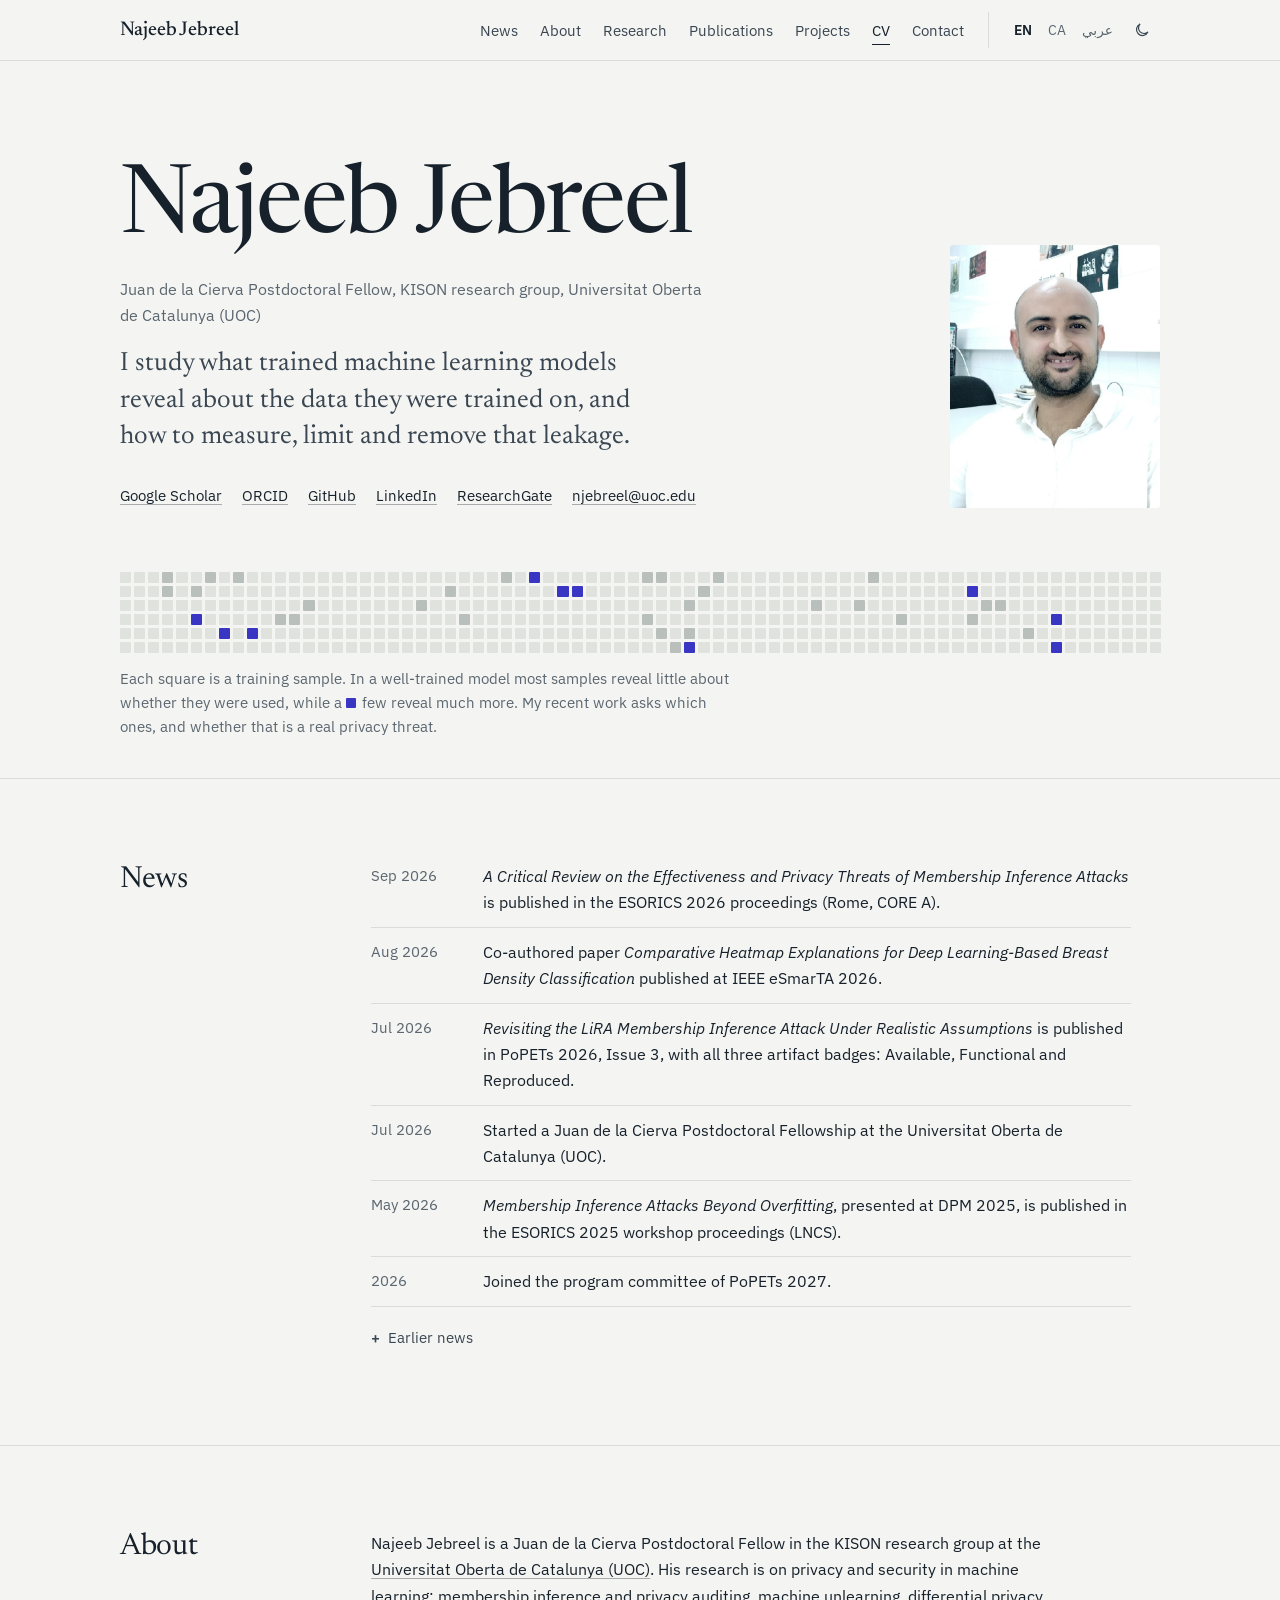
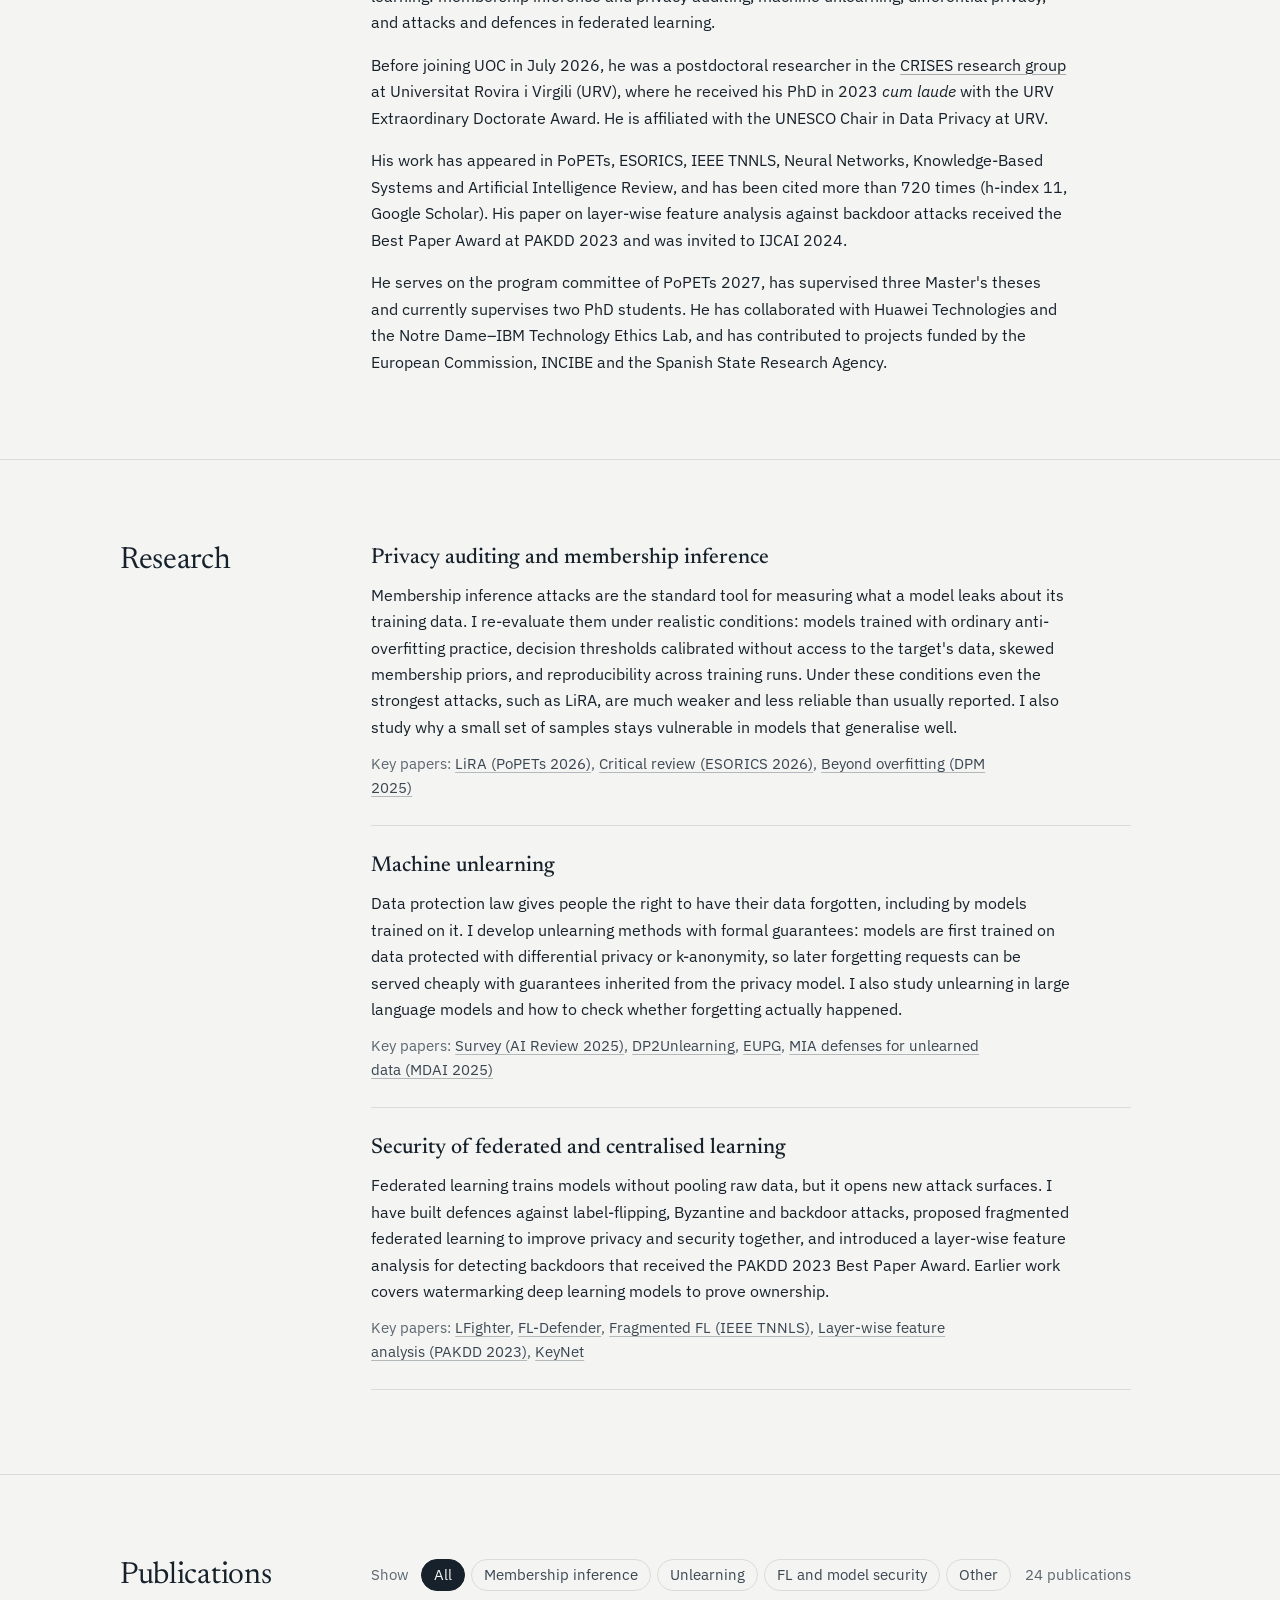
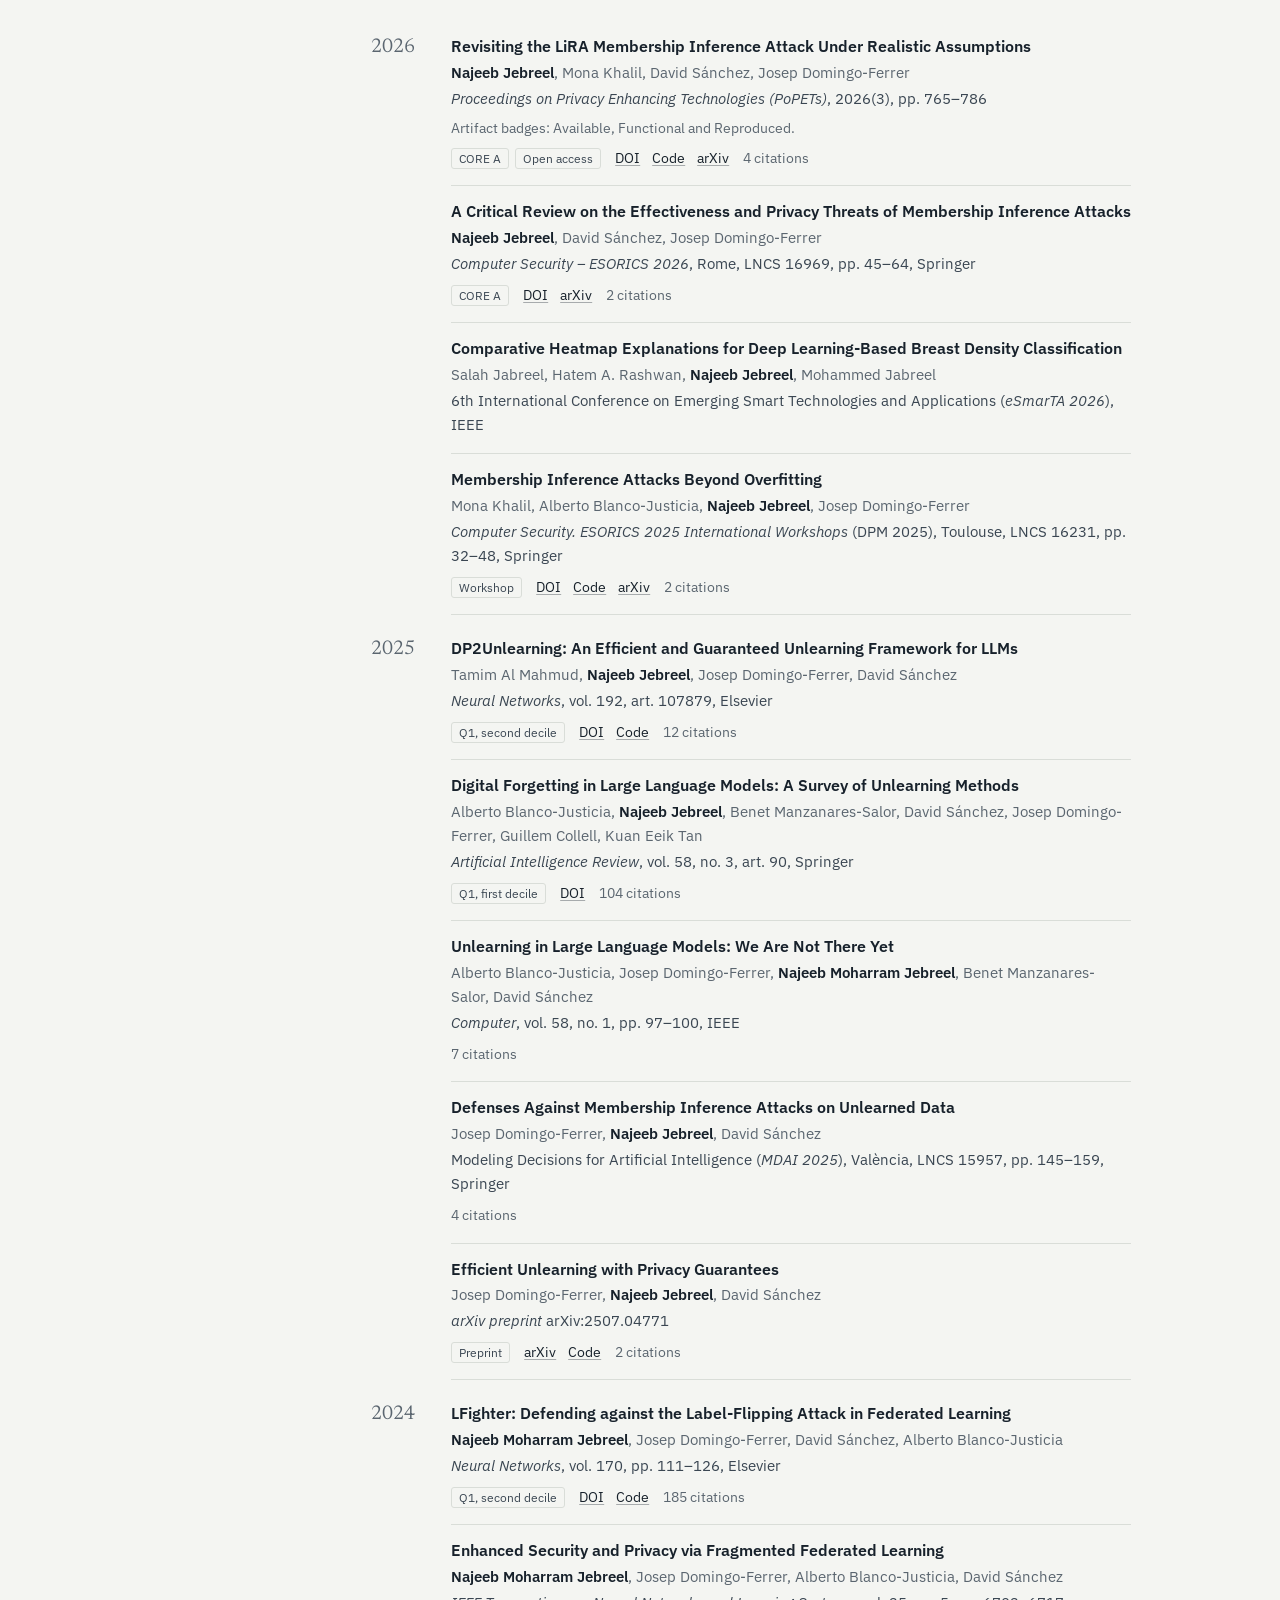
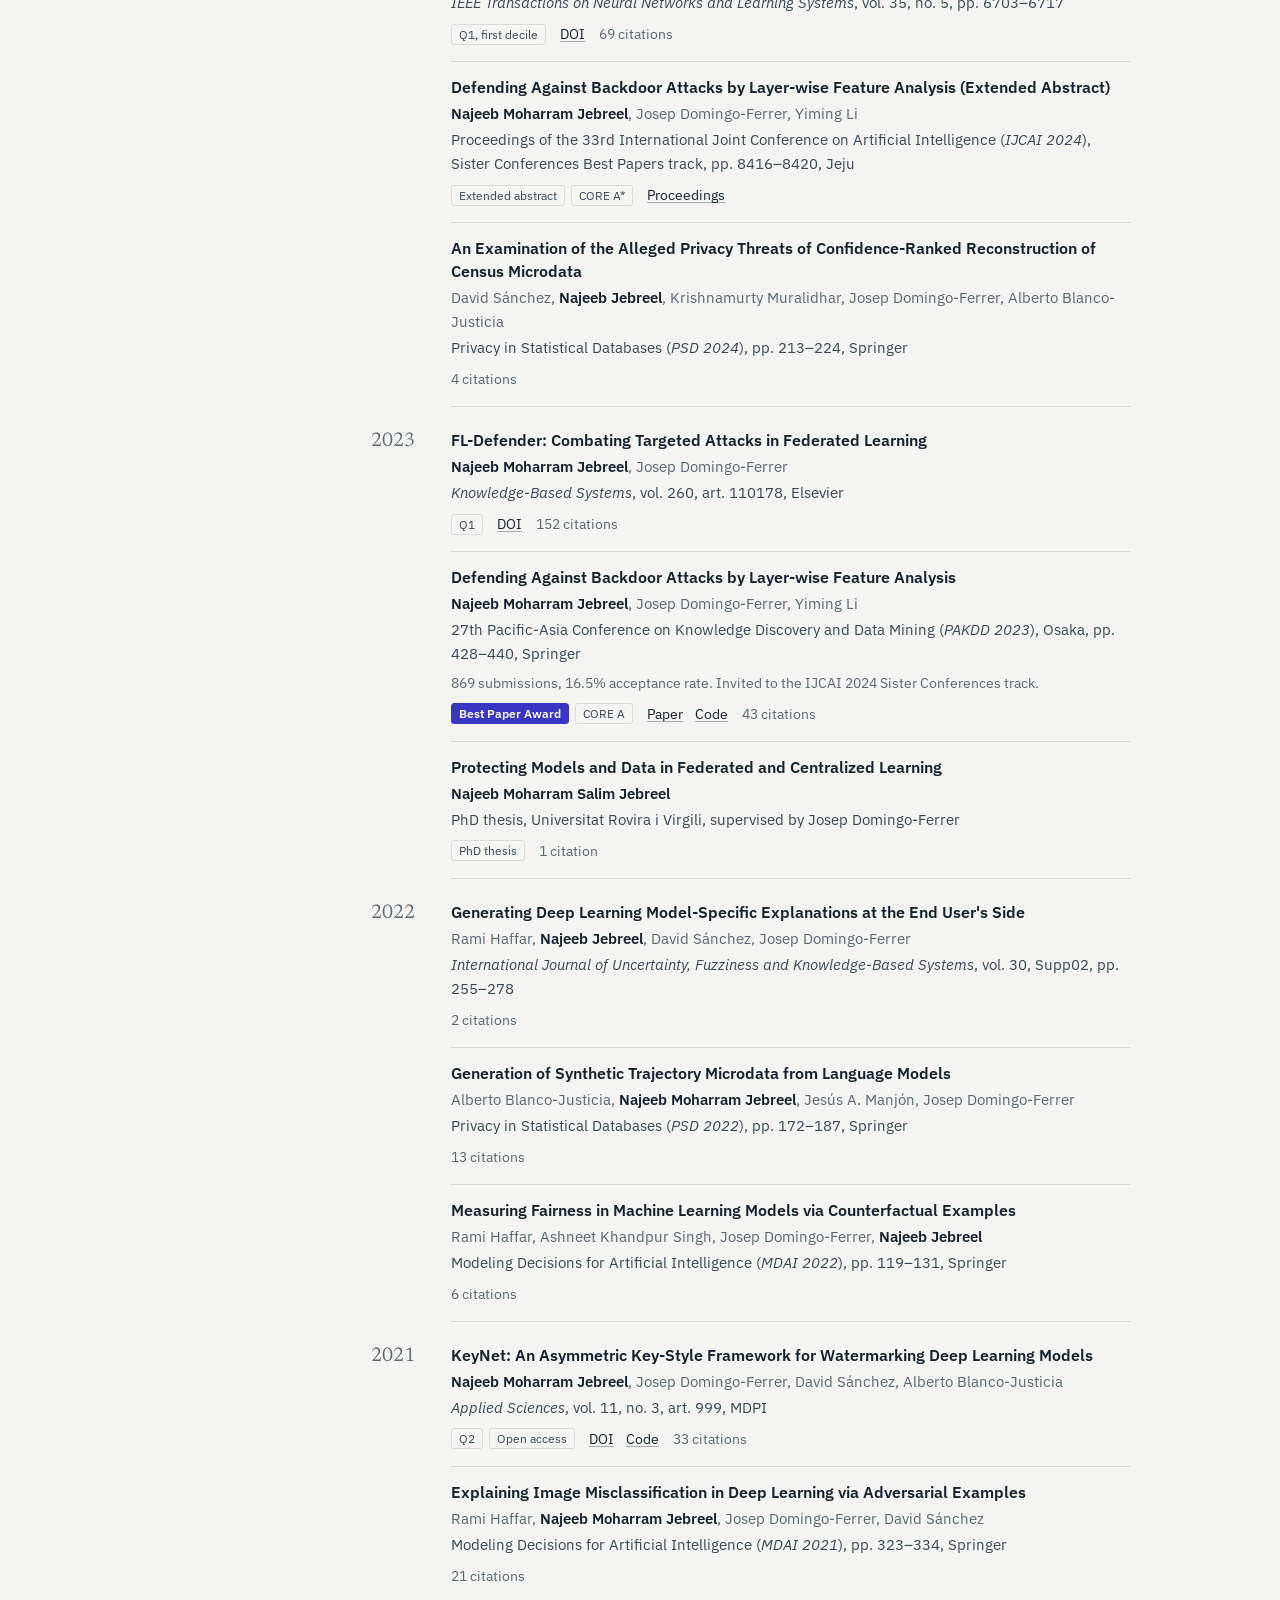
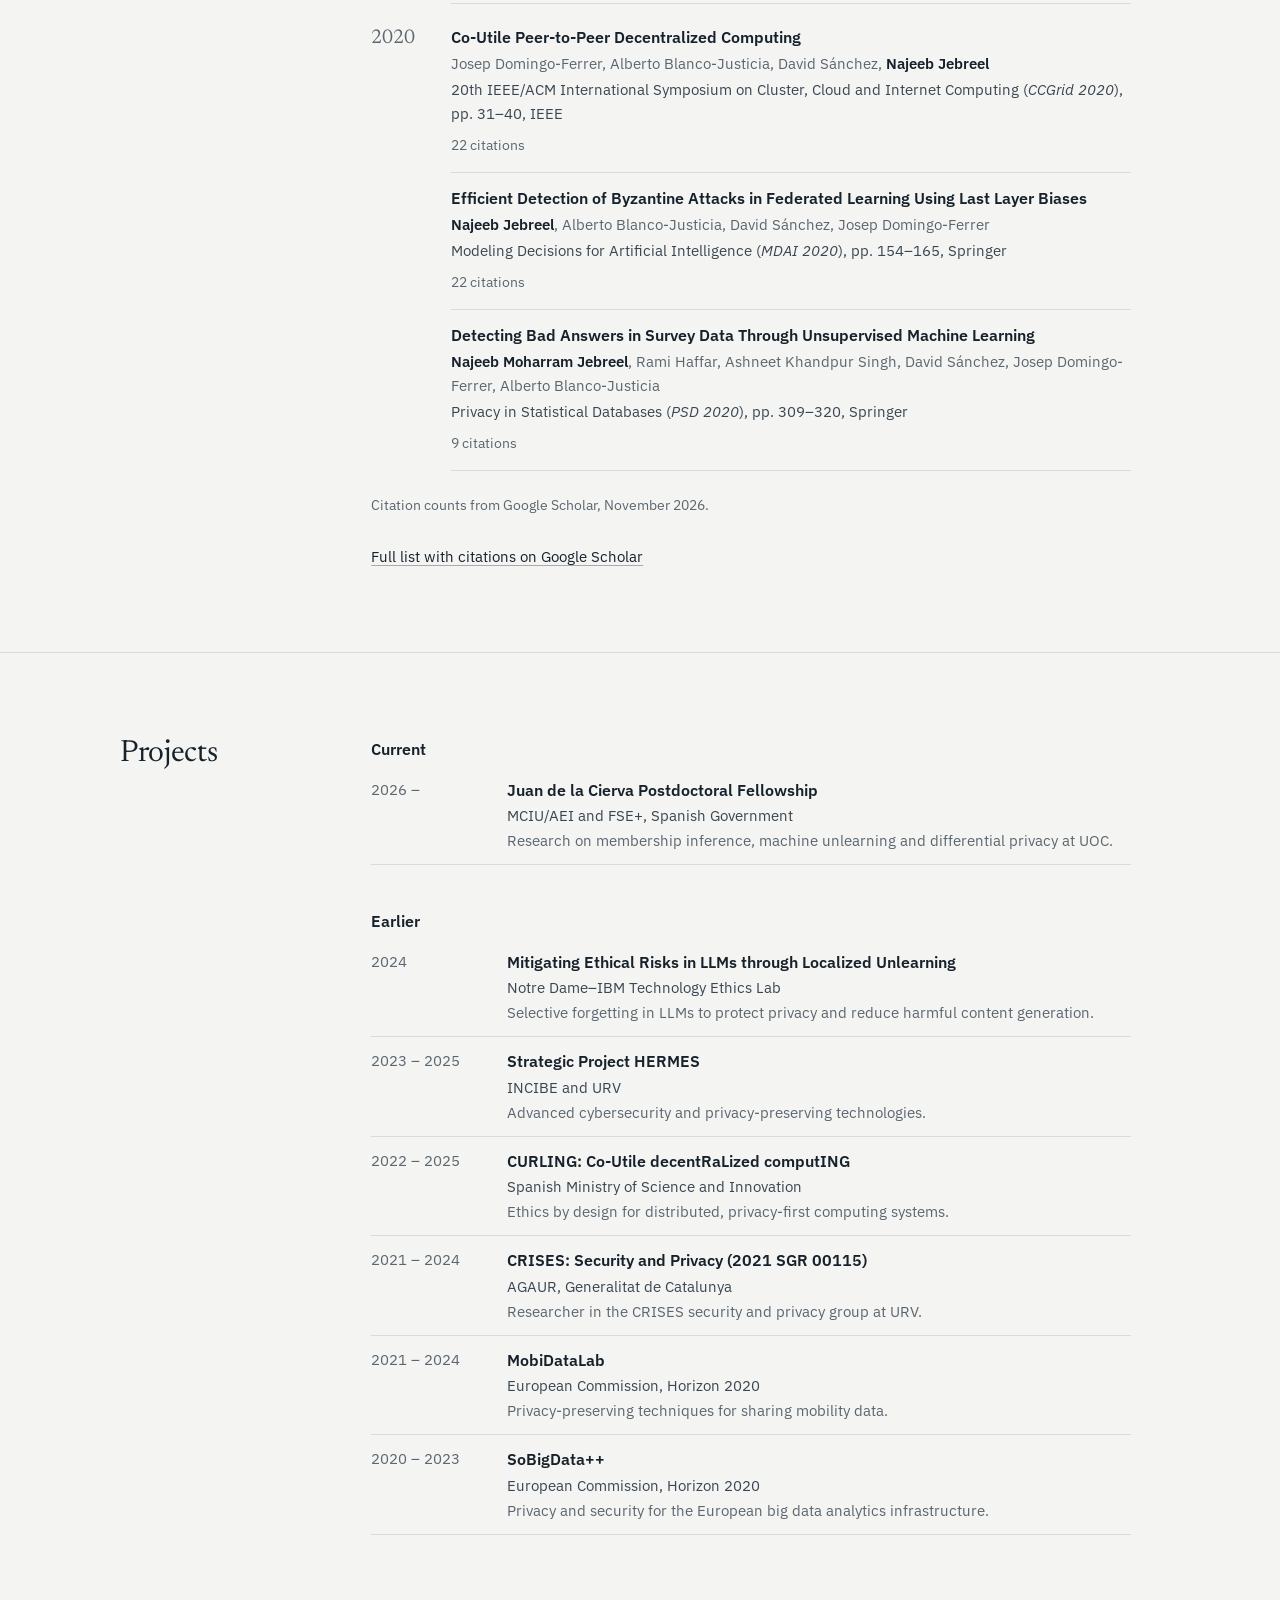
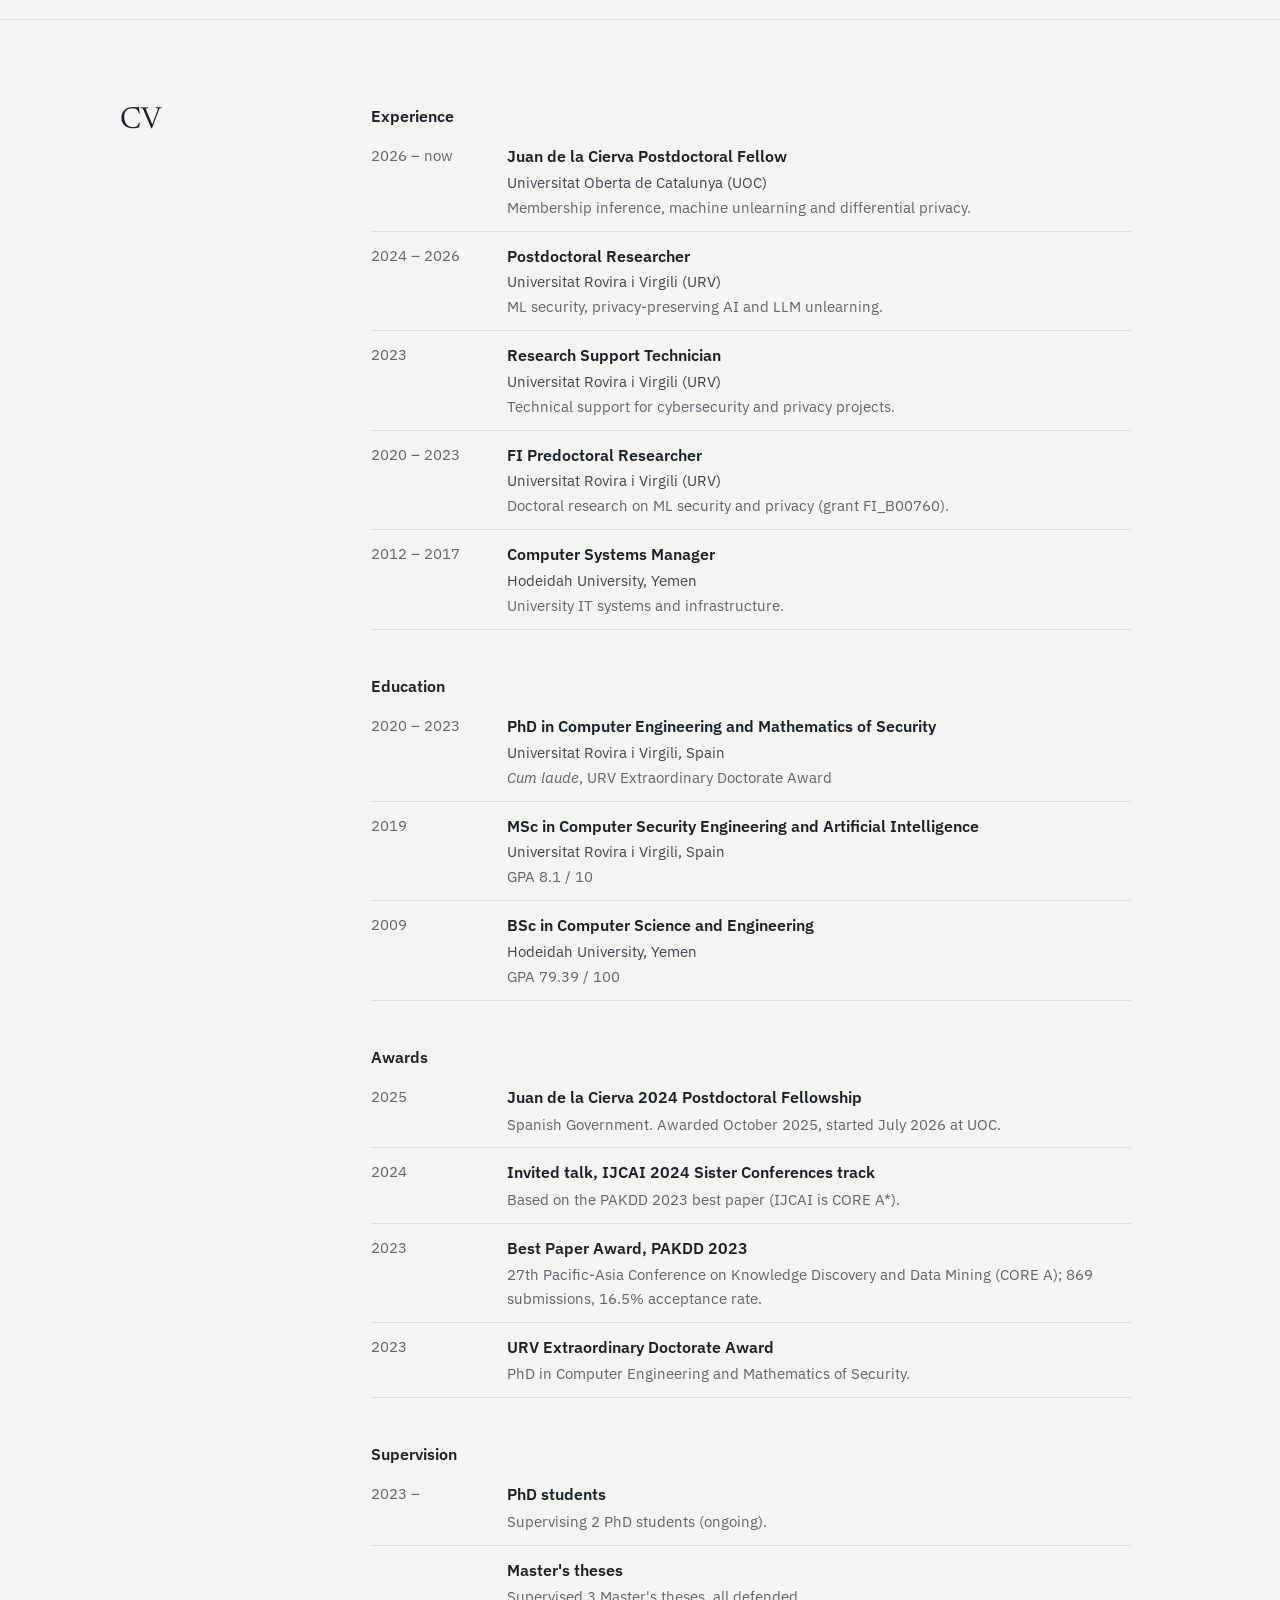
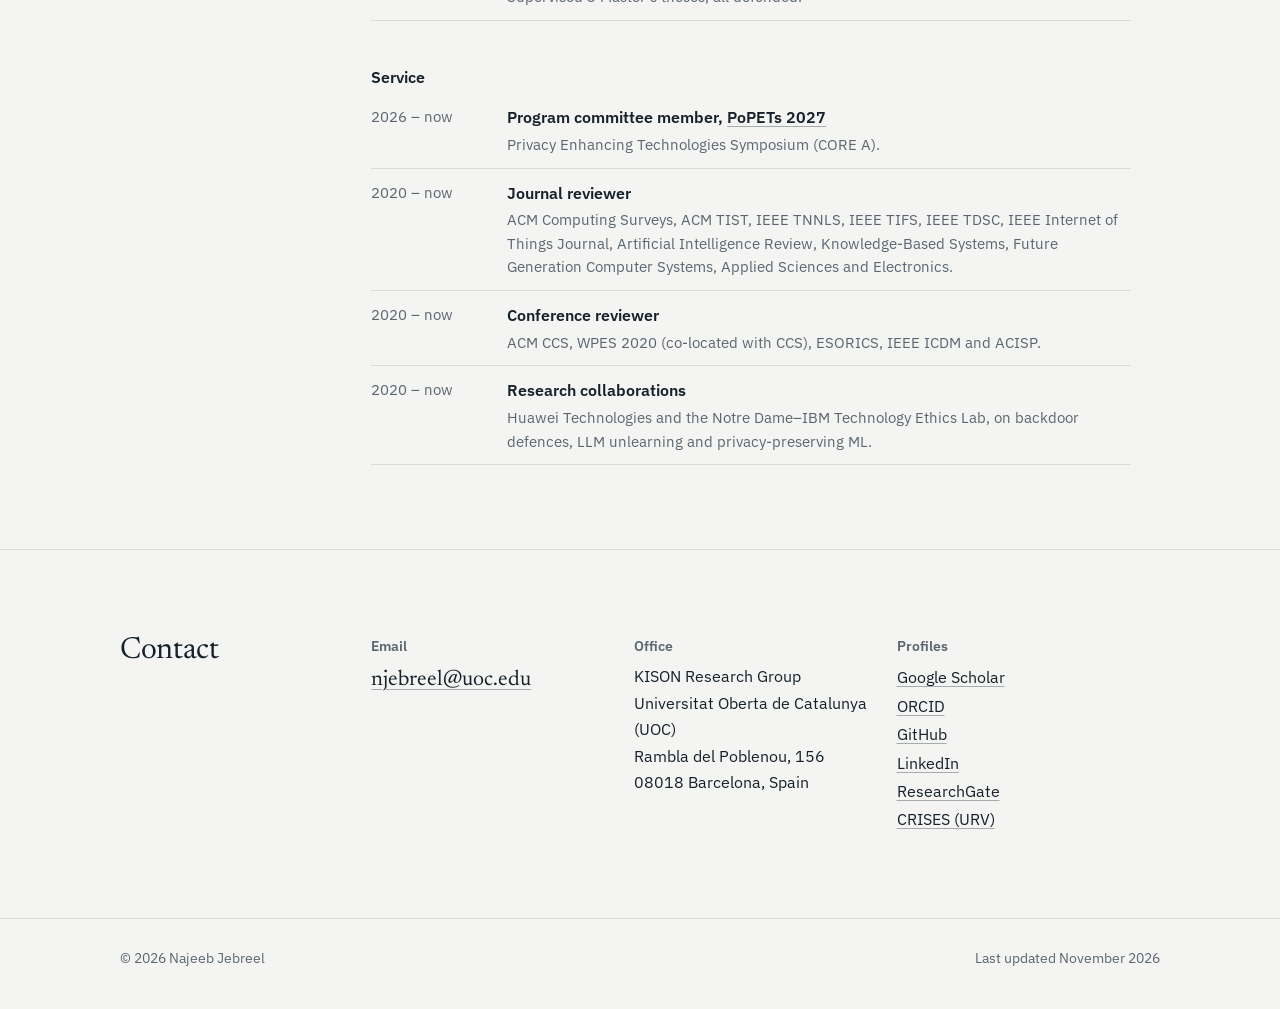
<file: index.html>
<!DOCTYPE html>
<html lang="en" dir="ltr">
<head>
  <meta charset="UTF-8">
  <meta name="viewport" content="width=device-width, initial-scale=1">
  <title>Najeeb Jebreel — Machine learning privacy and security</title>
  <meta name="description" content="Najeeb Jebreel is a Juan de la Cierva Postdoctoral Fellow at the Universitat Oberta de Catalunya (UOC) working on machine learning privacy and security: membership inference, machine unlearning, differential privacy and federated learning security.">
  <meta name="author" content="Najeeb Jebreel">
  <meta name="color-scheme" content="light dark">
  <link rel="canonical" href="https://najeebjebreel.github.io/">
  <link rel="alternate" hreflang="en" href="https://najeebjebreel.github.io/">
  <link rel="alternate" hreflang="ca" href="https://najeebjebreel.github.io/index-ca.html">
  <link rel="alternate" hreflang="ar" href="https://najeebjebreel.github.io/index-ar.html">
  <link rel="alternate" hreflang="x-default" href="https://najeebjebreel.github.io/">
  <meta property="og:type" content="profile">
  <meta property="og:title" content="Najeeb Jebreel — Machine learning privacy and security">
  <meta property="og:description" content="Najeeb Jebreel is a Juan de la Cierva Postdoctoral Fellow at the Universitat Oberta de Catalunya (UOC) working on machine learning privacy and security: membership inference, machine unlearning, differential privacy and federated learning security.">
  <meta property="og:url" content="https://najeebjebreel.github.io/">
  <meta property="og:image" content="https://najeebjebreel.github.io/images/profile_photo.jpg">
  <meta name="twitter:card" content="summary">
  <script type="application/ld+json">{"@context":"https://schema.org","@type":"Person","name":"Najeeb Jebreel","alternateName":"Najeeb Moharram Salim Jebreel","honorificPrefix":"Dr.","jobTitle":"Juan de la Cierva Postdoctoral Fellow","affiliation":{"@type":"Organization","name":"Universitat Oberta de Catalunya","url":"https://www.uoc.edu/"},"alumniOf":{"@type":"CollegeOrUniversity","name":"Universitat Rovira i Virgili"},"email":"mailto:njebreel@uoc.edu","url":"https://najeebjebreel.github.io/","image":"https://najeebjebreel.github.io/images/profile_photo.jpg","knowsAbout":["Membership inference attacks","Machine unlearning","Differential privacy","Federated learning security"],"sameAs":["https://scholar.google.com/citations?user=aWbGsA4AAAAJ&hl=en","https://orcid.org/0000-0002-4911-3802","https://github.com/najeebjebreel","https://www.linkedin.com/in/najeebjebreel/","https://www.researchgate.net/profile/Najeeb-Jebreel"]}</script>
  <script>
    (function () {
      var t = null;
      try { t = localStorage.getItem('theme'); } catch (e) {}
      if (!t) t = window.matchMedia('(prefers-color-scheme: dark)').matches ? 'dark' : 'light';
      document.documentElement.dataset.theme = t;
    })();
  </script>
  <link rel="icon" href="favicon.svg" type="image/svg+xml">
  <link rel="preconnect" href="https://fonts.googleapis.com">
  <link rel="preconnect" href="https://fonts.gstatic.com" crossorigin>
  <link rel="stylesheet" href="https://fonts.googleapis.com/css2?family=IBM+Plex+Sans:ital,wght@0,400;0,500;0,600;1,400&amp;family=Newsreader:ital,opsz,wght@0,6..72,400;0,6..72,500;1,6..72,400&amp;display=swap">
  <link rel="stylesheet" href="styles.css?v=2">
</head>
<body>
<a class="skip-link" href="#main">Skip to content</a>

<header class="site-header">
  <div class="wrap">
    <a class="wordmark" href="#top">Najeeb Jebreel</a>
    <nav class="nav" id="nav" aria-label="Sections">
      <ul>
          <li><a href="#news">News</a></li>
          <li><a href="#about">About</a></li>
          <li><a href="#research">Research</a></li>
          <li><a href="#publications">Publications</a></li>
          <li><a href="#projects">Projects</a></li>
          <li><a href="#cv">CV</a></li>
          <li><a href="#contact">Contact</a></li>
      </ul>
    </nav>
    <div class="tools">
      <div class="lang" role="group" aria-label="Language"><span aria-current="page" lang="en" title="English">EN</span><a href="index-ca.html" hreflang="ca" lang="ca" title="Català">CA</a><a href="index-ar.html" hreflang="ar" lang="ar" class="ar" title="العربية">عربي</a></div>
      <button class="icon-btn theme-btn" id="themeBtn" type="button" aria-label="Dark mode" aria-pressed="false">
        <svg class="moon" viewBox="0 0 24 24" fill="none" stroke="currentColor" stroke-width="1.6" aria-hidden="true"><path d="M20 14.5A8 8 0 1 1 9.5 4a6.5 6.5 0 0 0 10.5 10.5Z"/></svg>
        <svg class="sun" viewBox="0 0 24 24" fill="none" stroke="currentColor" stroke-width="1.6" aria-hidden="true"><circle cx="12" cy="12" r="4"/><path d="M12 2v2M12 20v2M2 12h2M20 12h2M4.9 4.9l1.4 1.4M17.7 17.7l1.4 1.4M4.9 19.1l1.4-1.4M17.7 6.3l1.4-1.4"/></svg>
      </button>
      <button class="icon-btn menu-btn" id="menuBtn" type="button" aria-label="Menu" aria-expanded="false" aria-controls="nav">
        <svg viewBox="0 0 24 24" fill="none" stroke="currentColor" stroke-width="1.6" aria-hidden="true"><path d="M4 7h16M4 12h16M4 17h16"/></svg>
      </button>
    </div>
  </div>
</header>

<main id="main">
  <div class="hero" id="top">
    <div class="wrap">
      <div class="hero-grid">
        <div>
          <h1>Najeeb Jebreel</h1>
          <p class="role">Juan de la Cierva Postdoctoral Fellow, KISON research group, Universitat Oberta de Catalunya (UOC)</p>
          <p class="statement">I study what trained machine learning models reveal about the data they were trained on, and how to measure, limit and remove that leakage.</p>
          <p class="links"><a href="https://scholar.google.com/citations?user=aWbGsA4AAAAJ&amp;hl=en" rel="noopener">Google Scholar</a> <a href="https://orcid.org/0000-0002-4911-3802" rel="noopener">ORCID</a> <a href="https://github.com/najeebjebreel" rel="noopener">GitHub</a> <a href="https://www.linkedin.com/in/najeebjebreel/" rel="noopener">LinkedIn</a> <a href="https://www.researchgate.net/profile/Najeeb-Jebreel" rel="noopener">ResearchGate</a> <a href="mailto:njebreel@uoc.edu">njebreel@uoc.edu</a></p>
        </div>
        <img class="portrait" src="images/profile_photo.jpg" alt="" width="210" height="263">
      </div>
      <figure class="samples">
        <div class="sample-field" id="sampleField" aria-hidden="true"></div>
        <figcaption>Each square is a training sample. In a well-trained model most samples reveal little about whether they were used, while a <span class="key" aria-hidden="true"></span>few reveal much more. My recent work asks which ones, and whether that is a real privacy threat.</figcaption>
      </figure>
    </div>
  </div>

  <section class="sec" id="news" aria-labelledby="h-news">
    <div class="wrap">
      <h2 id="h-news">News</h2>
      <div class="sec-body">
        <ul class="news">
          <li><time datetime="2026-09">Sep 2026</time><p><cite>A Critical Review on the Effectiveness and Privacy Threats of Membership Inference Attacks</cite> is published in the ESORICS 2026 proceedings (Rome, CORE A).</p></li>
          <li><time datetime="2026-08">Aug 2026</time><p>Co-authored paper <cite>Comparative Heatmap Explanations for Deep Learning-Based Breast Density Classification</cite> published at IEEE eSmarTA 2026.</p></li>
          <li><time datetime="2026-07">Jul 2026</time><p><cite>Revisiting the LiRA Membership Inference Attack Under Realistic Assumptions</cite> is published in PoPETs 2026, Issue 3, with all three artifact badges: Available, Functional and Reproduced.</p></li>
          <li><time datetime="2026-07">Jul 2026</time><p>Started a Juan de la Cierva Postdoctoral Fellowship at the Universitat Oberta de Catalunya (UOC).</p></li>
          <li><time datetime="2026-05">May 2026</time><p><cite>Membership Inference Attacks Beyond Overfitting</cite>, presented at DPM 2025, is published in the ESORICS 2025 workshop proceedings (LNCS).</p></li>
          <li><time datetime="2026">2026</time><p>Joined the program committee of PoPETs 2027.</p></li>
        </ul>
        <details class="more">
          <summary>Earlier news</summary>
          <ul class="news">
            <li><time datetime="2025-01">Jan 2025</time><p>Survey <cite>Digital Forgetting in Large Language Models</cite> published in Artificial Intelligence Review (Q1, first decile).</p></li>
            <li><time datetime="2024">2024</time><p>Presented the PAKDD 2023 best paper at IJCAI 2024 (CORE A*), Sister Conferences track, Jeju, South Korea.</p></li>
            <li><time datetime="2024">2024</time><p><cite>Enhanced Security and Privacy via Fragmented Federated Learning</cite> published in IEEE TNNLS (Q1, first decile).</p></li>
            <li><time datetime="2023">2023</time><p>Received the URV Extraordinary Doctorate Award for the PhD thesis in Computer Engineering and Mathematics of Security.</p></li>
            <li><time datetime="2023">2023</time><p>Best Paper Award at PAKDD 2023 (CORE A), Osaka, from 869 submissions.</p></li>
          </ul>
        </details>
      </div>
    </div>
  </section>

  <section class="sec" id="about" aria-labelledby="h-about">
    <div class="wrap">
      <h2 id="h-about">About</h2>
      <div class="sec-body prose">
          <p>Najeeb Jebreel is a Juan de la Cierva Postdoctoral Fellow in the KISON research group at the <a rel="noopener" href="https://www.uoc.edu/en">Universitat Oberta de Catalunya (UOC)</a>. His research is on privacy and security in machine learning: membership inference and privacy auditing, machine unlearning, differential privacy, and attacks and defences in federated learning.</p>
          <p>Before joining UOC in July 2026, he was a postdoctoral researcher in the <a rel="noopener" href="https://crises-deim.urv.cat/">CRISES research group</a> at Universitat Rovira i Virgili (URV), where he received his PhD in 2023 <i>cum laude</i> with the URV Extraordinary Doctorate Award. He is affiliated with the UNESCO Chair in Data Privacy at URV.</p>
          <p>His work has appeared in PoPETs, ESORICS, IEEE TNNLS, Neural Networks, Knowledge-Based Systems and Artificial Intelligence Review, and has been cited more than 720 times (h-index 11, Google Scholar). His paper on layer-wise feature analysis against backdoor attacks received the Best Paper Award at PAKDD 2023 and was invited to IJCAI 2024.</p>
          <p>He serves on the program committee of PoPETs 2027, has supervised three Master's theses and currently supervises two PhD students. He has collaborated with Huawei Technologies and the Notre Dame–IBM Technology Ethics Lab, and has contributed to projects funded by the European Commission, INCIBE and the Spanish State Research Agency.</p>
      </div>
    </div>
  </section>

  <section class="sec" id="research" aria-labelledby="h-research">
    <div class="wrap">
      <h2 id="h-research">Research</h2>
      <div class="sec-body">
        <ul class="themes">
          <li>
            <h3>Privacy auditing and membership inference</h3>
            <p>Membership inference attacks are the standard tool for measuring what a model leaks about its training data. I re-evaluate them under realistic conditions: models trained with ordinary anti-overfitting practice, decision thresholds calibrated without access to the target's data, skewed membership priors, and reproducibility across training runs. Under these conditions even the strongest attacks, such as LiRA, are much weaker and less reliable than usually reported. I also study why a small set of samples stays vulnerable in models that generalise well.</p>
            <p class="key-papers">Key papers: <span><a href="#p-lira">LiRA (PoPETs 2026)</a>, <a href="#p-critical-review">Critical review (ESORICS 2026)</a>, <a href="#p-beyond-overfitting">Beyond overfitting (DPM 2025)</a></span></p>
          </li>
          <li>
            <h3>Machine unlearning</h3>
            <p>Data protection law gives people the right to have their data forgotten, including by models trained on it. I develop unlearning methods with formal guarantees: models are first trained on data protected with differential privacy or k-anonymity, so later forgetting requests can be served cheaply with guarantees inherited from the privacy model. I also study unlearning in large language models and how to check whether forgetting actually happened.</p>
            <p class="key-papers">Key papers: <span><a href="#p-digital-forgetting">Survey (AI Review 2025)</a>, <a href="#p-dp2unlearning">DP2Unlearning</a>, <a href="#p-eupg">EUPG</a>, <a href="#p-mia-unlearned">MIA defenses for unlearned data (MDAI 2025)</a></span></p>
          </li>
          <li>
            <h3>Security of federated and centralised learning</h3>
            <p>Federated learning trains models without pooling raw data, but it opens new attack surfaces. I have built defences against label-flipping, Byzantine and backdoor attacks, proposed fragmented federated learning to improve privacy and security together, and introduced a layer-wise feature analysis for detecting backdoors that received the PAKDD 2023 Best Paper Award. Earlier work covers watermarking deep learning models to prove ownership.</p>
            <p class="key-papers">Key papers: <span><a href="#p-lfighter">LFighter</a>, <a href="#p-fl-defender">FL-Defender</a>, <a href="#p-fragmented-fl">Fragmented FL (IEEE TNNLS)</a>, <a href="#p-dbalfa">Layer-wise feature analysis (PAKDD 2023)</a>, <a href="#p-keynet">KeyNet</a></span></p>
          </li>
        </ul>
      </div>
    </div>
  </section>

  <section class="sec" id="publications" aria-labelledby="h-pubs">
    <div class="wrap">
      <h2 id="h-pubs">Publications</h2>
      <div class="sec-body">
        <div class="filters" id="pubFilters" role="group" aria-label="Show" hidden>
          <span class="label">Show</span><button type="button" data-topic="all" aria-pressed="true">All</button><button type="button" data-topic="mia" aria-pressed="false">Membership inference</button><button type="button" data-topic="unl" aria-pressed="false">Unlearning</button><button type="button" data-topic="sec" aria-pressed="false">FL and model security</button><button type="button" data-topic="oth" aria-pressed="false">Other</button>
          <span class="count" id="pubCount" aria-live="polite" data-template="{n} publications">24 publications</span>
        </div>
        <section class="year" aria-label="2026">
          <h3>2026</h3>
          <ol class="pubs">
          <li id="p-lira" data-topics="mia">
            <p class="pub-title">Revisiting the LiRA Membership Inference Attack Under Realistic Assumptions</p>
            <p class="pub-authors"><b>Najeeb Jebreel</b>, Mona Khalil, David Sánchez, Josep Domingo-Ferrer</p>
            <p class="pub-venue"><em>Proceedings on Privacy Enhancing Technologies (PoPETs)</em>, 2026(3), pp. 765–786</p>
            <p class="pub-note">Artifact badges: Available, Functional and Reproduced.</p>
            <p class="pub-meta"><span class="tags"><span class="tag">CORE A</span><span class="tag">Open access</span></span><span class="links"><a href="https://doi.org/10.56553/popets-2026-0105" rel="noopener">DOI</a><a href="https://github.com/najeebjebreel/lira_analysis" rel="noopener">Code</a><a href="https://arxiv.org/abs/2603.07567" rel="noopener">arXiv</a></span><span class="cites">4 citations</span></p>
          </li>
          <li id="p-critical-review" data-topics="mia">
            <p class="pub-title">A Critical Review on the Effectiveness and Privacy Threats of Membership Inference Attacks</p>
            <p class="pub-authors"><b>Najeeb Jebreel</b>, David Sánchez, Josep Domingo-Ferrer</p>
            <p class="pub-venue"><em>Computer Security – ESORICS 2026</em>, Rome, LNCS 16969, pp. 45–64, Springer</p>
            <p class="pub-meta"><span class="tags"><span class="tag">CORE A</span></span><span class="links"><a href="https://doi.org/10.1007/978-3-032-38695-3_3" rel="noopener">DOI</a><a href="https://arxiv.org/abs/2603.22987" rel="noopener">arXiv</a></span><span class="cites">2 citations</span></p>
          </li>
          <li id="p-heatmaps" data-topics="oth">
            <p class="pub-title">Comparative Heatmap Explanations for Deep Learning-Based Breast Density Classification</p>
            <p class="pub-authors">Salah Jabreel, Hatem A. Rashwan, <b>Najeeb Jebreel</b>, Mohammed Jabreel</p>
            <p class="pub-venue">6th International Conference on Emerging Smart Technologies and Applications (<em>eSmarTA 2026</em>), IEEE</p>
          </li>
          <li id="p-beyond-overfitting" data-topics="mia">
            <p class="pub-title">Membership Inference Attacks Beyond Overfitting</p>
            <p class="pub-authors">Mona Khalil, Alberto Blanco-Justicia, <b>Najeeb Jebreel</b>, Josep Domingo-Ferrer</p>
            <p class="pub-venue"><em>Computer Security. ESORICS 2025 International Workshops</em> (DPM 2025), Toulouse, LNCS 16231, pp. 32–48, Springer</p>
            <p class="pub-meta"><span class="tags"><span class="tag">Workshop</span></span><span class="links"><a href="https://doi.org/10.1007/978-3-032-16089-8_3" rel="noopener">DOI</a><a href="https://github.com/najeebjebreel/mia_analysis" rel="noopener">Code</a><a href="https://arxiv.org/abs/2511.16792" rel="noopener">arXiv</a></span><span class="cites">2 citations</span></p>
          </li>
          </ol>
        </section>
        <section class="year" aria-label="2025">
          <h3>2025</h3>
          <ol class="pubs">
          <li id="p-dp2unlearning" data-topics="unl">
            <p class="pub-title">DP2Unlearning: An Efficient and Guaranteed Unlearning Framework for LLMs</p>
            <p class="pub-authors">Tamim Al Mahmud, <b>Najeeb Jebreel</b>, Josep Domingo-Ferrer, David Sánchez</p>
            <p class="pub-venue"><em>Neural Networks</em>, vol. 192, art. 107879, Elsevier</p>
            <p class="pub-meta"><span class="tags"><span class="tag">Q1, second decile</span></span><span class="links"><a href="https://doi.org/10.1016/j.neunet.2025.107879" rel="noopener">DOI</a><a href="https://github.com/tamimalmahmud/LLM-Unlearning/tree/main/DP2Unlearning" rel="noopener">Code</a></span><span class="cites">12 citations</span></p>
          </li>
          <li id="p-digital-forgetting" data-topics="unl">
            <p class="pub-title">Digital Forgetting in Large Language Models: A Survey of Unlearning Methods</p>
            <p class="pub-authors">Alberto Blanco-Justicia, <b>Najeeb Jebreel</b>, Benet Manzanares-Salor, David Sánchez, Josep Domingo-Ferrer, Guillem Collell, Kuan Eeik Tan</p>
            <p class="pub-venue"><em>Artificial Intelligence Review</em>, vol. 58, no. 3, art. 90, Springer</p>
            <p class="pub-meta"><span class="tags"><span class="tag">Q1, first decile</span></span><span class="links"><a href="https://doi.org/10.1007/s10462-024-11078-6" rel="noopener">DOI</a></span><span class="cites">104 citations</span></p>
          </li>
          <li id="p-not-there-yet" data-topics="unl">
            <p class="pub-title">Unlearning in Large Language Models: We Are Not There Yet</p>
            <p class="pub-authors">Alberto Blanco-Justicia, Josep Domingo-Ferrer, <b>Najeeb Moharram Jebreel</b>, Benet Manzanares-Salor, David Sánchez</p>
            <p class="pub-venue"><em>Computer</em>, vol. 58, no. 1, pp. 97–100, IEEE</p>
            <p class="pub-meta"><span class="cites">7 citations</span></p>
          </li>
          <li id="p-mia-unlearned" data-topics="unl mia">
            <p class="pub-title">Defenses Against Membership Inference Attacks on Unlearned Data</p>
            <p class="pub-authors">Josep Domingo-Ferrer, <b>Najeeb Jebreel</b>, David Sánchez</p>
            <p class="pub-venue">Modeling Decisions for Artificial Intelligence (<em>MDAI 2025</em>), València, LNCS 15957, pp. 145–159, Springer</p>
            <p class="pub-meta"><span class="cites">4 citations</span></p>
          </li>
          <li id="p-eupg" data-topics="unl">
            <p class="pub-title">Efficient Unlearning with Privacy Guarantees</p>
            <p class="pub-authors">Josep Domingo-Ferrer, <b>Najeeb Jebreel</b>, David Sánchez</p>
            <p class="pub-venue"><em>arXiv preprint</em> arXiv:2507.04771</p>
            <p class="pub-meta"><span class="tags"><span class="tag">Preprint</span></span><span class="links"><a href="https://arxiv.org/abs/2507.04771" rel="noopener">arXiv</a><a href="https://github.com/najeebjebreel/EUPG" rel="noopener">Code</a></span><span class="cites">2 citations</span></p>
          </li>
          </ol>
        </section>
        <section class="year" aria-label="2024">
          <h3>2024</h3>
          <ol class="pubs">
          <li id="p-lfighter" data-topics="sec">
            <p class="pub-title">LFighter: Defending against the Label-Flipping Attack in Federated Learning</p>
            <p class="pub-authors"><b>Najeeb Moharram Jebreel</b>, Josep Domingo-Ferrer, David Sánchez, Alberto Blanco-Justicia</p>
            <p class="pub-venue"><em>Neural Networks</em>, vol. 170, pp. 111–126, Elsevier</p>
            <p class="pub-meta"><span class="tags"><span class="tag">Q1, second decile</span></span><span class="links"><a href="https://doi.org/10.1016/j.neunet.2023.11.019" rel="noopener">DOI</a><a href="https://github.com/najeebjebreel/LFighter" rel="noopener">Code</a></span><span class="cites">185 citations</span></p>
          </li>
          <li id="p-fragmented-fl" data-topics="sec">
            <p class="pub-title">Enhanced Security and Privacy via Fragmented Federated Learning</p>
            <p class="pub-authors"><b>Najeeb Moharram Jebreel</b>, Josep Domingo-Ferrer, Alberto Blanco-Justicia, David Sánchez</p>
            <p class="pub-venue"><em>IEEE Transactions on Neural Networks and Learning Systems</em>, vol. 35, no. 5, pp. 6703–6717</p>
            <p class="pub-meta"><span class="tags"><span class="tag">Q1, first decile</span></span><span class="links"><a href="https://doi.org/10.1109/TNNLS.2022.3212627" rel="noopener">DOI</a></span><span class="cites">69 citations</span></p>
          </li>
          <li id="p-dbalfa-ijcai" data-topics="sec">
            <p class="pub-title">Defending Against Backdoor Attacks by Layer-wise Feature Analysis (Extended Abstract)</p>
            <p class="pub-authors"><b>Najeeb Moharram Jebreel</b>, Josep Domingo-Ferrer, Yiming Li</p>
            <p class="pub-venue">Proceedings of the 33rd International Joint Conference on Artificial Intelligence (<em>IJCAI 2024</em>), Sister Conferences Best Papers track, pp. 8416–8420, Jeju</p>
            <p class="pub-meta"><span class="tags"><span class="tag">Extended abstract</span><span class="tag">CORE A*</span></span><span class="links"><a href="https://www.ijcai.org/proceedings/2024/" rel="noopener">Proceedings</a></span></p>
          </li>
          <li id="p-census" data-topics="oth">
            <p class="pub-title">An Examination of the Alleged Privacy Threats of Confidence-Ranked Reconstruction of Census Microdata</p>
            <p class="pub-authors">David Sánchez, <b>Najeeb Jebreel</b>, Krishnamurty Muralidhar, Josep Domingo-Ferrer, Alberto Blanco-Justicia</p>
            <p class="pub-venue">Privacy in Statistical Databases (<em>PSD 2024</em>), pp. 213–224, Springer</p>
            <p class="pub-meta"><span class="cites">4 citations</span></p>
          </li>
          </ol>
        </section>
        <section class="year" aria-label="2023">
          <h3>2023</h3>
          <ol class="pubs">
          <li id="p-fl-defender" data-topics="sec">
            <p class="pub-title">FL-Defender: Combating Targeted Attacks in Federated Learning</p>
            <p class="pub-authors"><b>Najeeb Moharram Jebreel</b>, Josep Domingo-Ferrer</p>
            <p class="pub-venue"><em>Knowledge-Based Systems</em>, vol. 260, art. 110178, Elsevier</p>
            <p class="pub-meta"><span class="tags"><span class="tag">Q1</span></span><span class="links"><a href="https://doi.org/10.1016/j.knosys.2022.110178" rel="noopener">DOI</a></span><span class="cites">152 citations</span></p>
          </li>
          <li id="p-dbalfa" data-topics="sec">
            <p class="pub-title">Defending Against Backdoor Attacks by Layer-wise Feature Analysis</p>
            <p class="pub-authors"><b>Najeeb Moharram Jebreel</b>, Josep Domingo-Ferrer, Yiming Li</p>
            <p class="pub-venue">27th Pacific-Asia Conference on Knowledge Discovery and Data Mining (<em>PAKDD 2023</em>), Osaka, pp. 428–440, Springer</p>
            <p class="pub-note">869 submissions, 16.5% acceptance rate. Invited to the IJCAI 2024 Sister Conferences track.</p>
            <p class="pub-meta"><span class="tags"><span class="tag award">Best Paper Award</span><span class="tag">CORE A</span></span><span class="links"><a href="https://link.springer.com/chapter/10.1007/978-3-031-33377-4_33" rel="noopener">Paper</a><a href="https://github.com/najeebjebreel/DBALFA" rel="noopener">Code</a></span><span class="cites">43 citations</span></p>
          </li>
          <li id="p-thesis" data-topics="sec">
            <p class="pub-title">Protecting Models and Data in Federated and Centralized Learning</p>
            <p class="pub-authors"><b>Najeeb Moharram Salim Jebreel</b></p>
            <p class="pub-venue">PhD thesis, Universitat Rovira i Virgili, supervised by Josep Domingo-Ferrer</p>
            <p class="pub-meta"><span class="tags"><span class="tag">PhD thesis</span></span><span class="cites">1 citation</span></p>
          </li>
          </ol>
        </section>
        <section class="year" aria-label="2022">
          <h3>2022</h3>
          <ol class="pubs">
          <li id="p-explanations-end-user" data-topics="oth">
            <p class="pub-title">Generating Deep Learning Model-Specific Explanations at the End User's Side</p>
            <p class="pub-authors">Rami Haffar, <b>Najeeb Jebreel</b>, David Sánchez, Josep Domingo-Ferrer</p>
            <p class="pub-venue"><em>International Journal of Uncertainty, Fuzziness and Knowledge-Based Systems</em>, vol. 30, Supp02, pp. 255–278</p>
            <p class="pub-meta"><span class="cites">2 citations</span></p>
          </li>
          <li id="p-synthetic-trajectories" data-topics="oth">
            <p class="pub-title">Generation of Synthetic Trajectory Microdata from Language Models</p>
            <p class="pub-authors">Alberto Blanco-Justicia, <b>Najeeb Moharram Jebreel</b>, Jesús A. Manjón, Josep Domingo-Ferrer</p>
            <p class="pub-venue">Privacy in Statistical Databases (<em>PSD 2022</em>), pp. 172–187, Springer</p>
            <p class="pub-meta"><span class="cites">13 citations</span></p>
          </li>
          <li id="p-fairness" data-topics="oth">
            <p class="pub-title">Measuring Fairness in Machine Learning Models via Counterfactual Examples</p>
            <p class="pub-authors">Rami Haffar, Ashneet Khandpur Singh, Josep Domingo-Ferrer, <b>Najeeb Jebreel</b></p>
            <p class="pub-venue">Modeling Decisions for Artificial Intelligence (<em>MDAI 2022</em>), pp. 119–131, Springer</p>
            <p class="pub-meta"><span class="cites">6 citations</span></p>
          </li>
          </ol>
        </section>
        <section class="year" aria-label="2021">
          <h3>2021</h3>
          <ol class="pubs">
          <li id="p-keynet" data-topics="sec">
            <p class="pub-title">KeyNet: An Asymmetric Key-Style Framework for Watermarking Deep Learning Models</p>
            <p class="pub-authors"><b>Najeeb Moharram Jebreel</b>, Josep Domingo-Ferrer, David Sánchez, Alberto Blanco-Justicia</p>
            <p class="pub-venue"><em>Applied Sciences</em>, vol. 11, no. 3, art. 999, MDPI</p>
            <p class="pub-meta"><span class="tags"><span class="tag">Q2</span><span class="tag">Open access</span></span><span class="links"><a href="https://doi.org/10.3390/app11030999" rel="noopener">DOI</a><a href="https://github.com/najeebjebreel/KeyNet" rel="noopener">Code</a></span><span class="cites">33 citations</span></p>
          </li>
          <li id="p-misclassification" data-topics="oth">
            <p class="pub-title">Explaining Image Misclassification in Deep Learning via Adversarial Examples</p>
            <p class="pub-authors">Rami Haffar, <b>Najeeb Moharram Jebreel</b>, Josep Domingo-Ferrer, David Sánchez</p>
            <p class="pub-venue">Modeling Decisions for Artificial Intelligence (<em>MDAI 2021</em>), pp. 323–334, Springer</p>
            <p class="pub-meta"><span class="cites">21 citations</span></p>
          </li>
          </ol>
        </section>
        <section class="year" aria-label="2020">
          <h3>2020</h3>
          <ol class="pubs">
          <li id="p-co-utile" data-topics="oth">
            <p class="pub-title">Co-Utile Peer-to-Peer Decentralized Computing</p>
            <p class="pub-authors">Josep Domingo-Ferrer, Alberto Blanco-Justicia, David Sánchez, <b>Najeeb Jebreel</b></p>
            <p class="pub-venue">20th IEEE/ACM International Symposium on Cluster, Cloud and Internet Computing (<em>CCGrid 2020</em>), pp. 31–40, IEEE</p>
            <p class="pub-meta"><span class="cites">22 citations</span></p>
          </li>
          <li id="p-byzantine" data-topics="sec">
            <p class="pub-title">Efficient Detection of Byzantine Attacks in Federated Learning Using Last Layer Biases</p>
            <p class="pub-authors"><b>Najeeb Jebreel</b>, Alberto Blanco-Justicia, David Sánchez, Josep Domingo-Ferrer</p>
            <p class="pub-venue">Modeling Decisions for Artificial Intelligence (<em>MDAI 2020</em>), pp. 154–165, Springer</p>
            <p class="pub-meta"><span class="cites">22 citations</span></p>
          </li>
          <li id="p-bad-answers" data-topics="oth">
            <p class="pub-title">Detecting Bad Answers in Survey Data Through Unsupervised Machine Learning</p>
            <p class="pub-authors"><b>Najeeb Moharram Jebreel</b>, Rami Haffar, Ashneet Khandpur Singh, David Sánchez, Josep Domingo-Ferrer, Alberto Blanco-Justicia</p>
            <p class="pub-venue">Privacy in Statistical Databases (<em>PSD 2020</em>), pp. 309–320, Springer</p>
            <p class="pub-meta"><span class="cites">9 citations</span></p>
          </li>
          </ol>
        </section>
        <p class="note">Citation counts from Google Scholar, November 2026.</p>
        <p class="all-pubs"><a href="https://scholar.google.com/citations?user=aWbGsA4AAAAJ&amp;hl=en" rel="noopener">Full list with citations on Google Scholar</a></p>
      </div>
    </div>
  </section>

  <section class="sec" id="projects" aria-labelledby="h-projects">
    <div class="wrap">
      <h2 id="h-projects">Projects</h2>
      <div class="sec-body">
        <h3 class="sub">Current</h3>
        <ul class="rows">
          <li><span class="when">2026 –</span><div><p class="what">Juan de la Cierva Postdoctoral Fellowship</p><p class="where">MCIU/AEI and FSE+, Spanish Government</p><div class="detail">Research on membership inference, machine unlearning and differential privacy at UOC.</div></div></li>
        </ul>
        <h3 class="sub">Earlier</h3>
        <ul class="rows">
          <li><span class="when">2024</span><div><p class="what">Mitigating Ethical Risks in LLMs through Localized Unlearning</p><p class="where">Notre Dame–IBM Technology Ethics Lab</p><div class="detail">Selective forgetting in LLMs to protect privacy and reduce harmful content generation.</div></div></li>
          <li><span class="when">2023 – 2025</span><div><p class="what">Strategic Project HERMES</p><p class="where">INCIBE and URV</p><div class="detail">Advanced cybersecurity and privacy-preserving technologies.</div></div></li>
          <li><span class="when">2022 – 2025</span><div><p class="what">CURLING: Co-Utile decentRaLized computING</p><p class="where">Spanish Ministry of Science and Innovation</p><div class="detail">Ethics by design for distributed, privacy-first computing systems.</div></div></li>
          <li><span class="when">2021 – 2024</span><div><p class="what">CRISES: Security and Privacy (2021 SGR 00115)</p><p class="where">AGAUR, Generalitat de Catalunya</p><div class="detail">Researcher in the CRISES security and privacy group at URV.</div></div></li>
          <li><span class="when">2021 – 2024</span><div><p class="what">MobiDataLab</p><p class="where">European Commission, Horizon 2020</p><div class="detail">Privacy-preserving techniques for sharing mobility data.</div></div></li>
          <li><span class="when">2020 – 2023</span><div><p class="what">SoBigData++</p><p class="where">European Commission, Horizon 2020</p><div class="detail">Privacy and security for the European big data analytics infrastructure.</div></div></li>
        </ul>
      </div>
    </div>
  </section>

  <section class="sec" id="cv" aria-labelledby="h-cv">
    <div class="wrap">
      <h2 id="h-cv">CV</h2>
      <div class="sec-body">
        <h3 class="sub">Experience</h3>
        <ul class="rows">
          <li><span class="when">2026 – now</span><div><p class="what">Juan de la Cierva Postdoctoral Fellow</p><p class="where">Universitat Oberta de Catalunya (UOC)</p><div class="detail">Membership inference, machine unlearning and differential privacy.</div></div></li>
          <li><span class="when">2024 – 2026</span><div><p class="what">Postdoctoral Researcher</p><p class="where">Universitat Rovira i Virgili (URV)</p><div class="detail">ML security, privacy-preserving AI and LLM unlearning.</div></div></li>
          <li><span class="when">2023</span><div><p class="what">Research Support Technician</p><p class="where">Universitat Rovira i Virgili (URV)</p><div class="detail">Technical support for cybersecurity and privacy projects.</div></div></li>
          <li><span class="when">2020 – 2023</span><div><p class="what">FI Predoctoral Researcher</p><p class="where">Universitat Rovira i Virgili (URV)</p><div class="detail">Doctoral research on ML security and privacy (grant FI_B00760).</div></div></li>
          <li><span class="when">2012 – 2017</span><div><p class="what">Computer Systems Manager</p><p class="where">Hodeidah University, Yemen</p><div class="detail">University IT systems and infrastructure.</div></div></li>
        </ul>
        <h3 class="sub">Education</h3>
        <ul class="rows">
          <li><span class="when">2020 – 2023</span><div><p class="what">PhD in Computer Engineering and Mathematics of Security</p><p class="where">Universitat Rovira i Virgili, Spain</p><div class="detail"><i>Cum laude</i>, URV Extraordinary Doctorate Award</div></div></li>
          <li><span class="when">2019</span><div><p class="what">MSc in Computer Security Engineering and Artificial Intelligence</p><p class="where">Universitat Rovira i Virgili, Spain</p><div class="detail">GPA 8.1 / 10</div></div></li>
          <li><span class="when">2009</span><div><p class="what">BSc in Computer Science and Engineering</p><p class="where">Hodeidah University, Yemen</p><div class="detail">GPA 79.39 / 100</div></div></li>
        </ul>
        <h3 class="sub">Awards</h3>
        <ul class="rows">
          <li><span class="when">2025</span><div><p class="what">Juan de la Cierva 2024 Postdoctoral Fellowship</p><div class="detail">Spanish Government. Awarded October 2025, started July 2026 at UOC.</div></div></li>
          <li><span class="when">2024</span><div><p class="what">Invited talk, IJCAI 2024 Sister Conferences track</p><div class="detail">Based on the PAKDD 2023 best paper (IJCAI is CORE A*).</div></div></li>
          <li><span class="when">2023</span><div><p class="what">Best Paper Award, PAKDD 2023</p><div class="detail">27th Pacific-Asia Conference on Knowledge Discovery and Data Mining (CORE A); 869 submissions, 16.5% acceptance rate.</div></div></li>
          <li><span class="when">2023</span><div><p class="what">URV Extraordinary Doctorate Award</p><div class="detail">PhD in Computer Engineering and Mathematics of Security.</div></div></li>
        </ul>
        <h3 class="sub">Supervision</h3>
        <ul class="rows">
          <li><span class="when">2023 –</span><div><p class="what">PhD students</p><div class="detail">Supervising 2 PhD students (ongoing).</div></div></li>
          <li><span class="when"></span><div><p class="what">Master's theses</p><div class="detail">Supervised 3 Master's theses, all defended.</div></div></li>
        </ul>
        <h3 class="sub">Service</h3>
        <ul class="rows">
          <li><span class="when">2026 – now</span><div><p class="what">Program committee member, <a rel="noopener" href="https://submit.petsymposium.org/2027.1/users.php/pc">PoPETs 2027</a></p><div class="detail">Privacy Enhancing Technologies Symposium (CORE A).</div></div></li>
          <li><span class="when">2020 – now</span><div><p class="what">Journal reviewer</p><div class="detail">ACM Computing Surveys, ACM TIST, IEEE TNNLS, IEEE TIFS, IEEE TDSC, IEEE Internet of Things Journal, Artificial Intelligence Review, Knowledge-Based Systems, Future Generation Computer Systems, Applied Sciences and Electronics.</div></div></li>
          <li><span class="when">2020 – now</span><div><p class="what">Conference reviewer</p><div class="detail">ACM CCS, WPES 2020 (co-located with CCS), ESORICS, IEEE ICDM and ACISP.</div></div></li>
          <li><span class="when">2020 – now</span><div><p class="what">Research collaborations</p><div class="detail">Huawei Technologies and the Notre Dame–IBM Technology Ethics Lab, on backdoor defences, LLM unlearning and privacy-preserving ML.</div></div></li>
        </ul>
      </div>
    </div>
  </section>

  <section class="sec" id="contact" aria-labelledby="h-contact">
    <div class="wrap">
      <h2 id="h-contact">Contact</h2>
      <div class="sec-body contact">
        <div>
          <h3>Email</h3>
          <p><a href="mailto:njebreel@uoc.edu" class="email">njebreel@uoc.edu</a></p>
        </div>
        <div>
          <h3>Office</h3>
          <address>KISON Research Group<br>Universitat Oberta de Catalunya (UOC)<br>Rambla del Poblenou, 156<br>08018 Barcelona, Spain</address>
        </div>
        <div>
          <h3>Profiles</h3>
          <ul>
            <li><a href="https://scholar.google.com/citations?user=aWbGsA4AAAAJ&amp;hl=en" rel="noopener">Google Scholar</a></li>
            <li><a href="https://orcid.org/0000-0002-4911-3802" rel="noopener">ORCID</a></li>
            <li><a href="https://github.com/najeebjebreel" rel="noopener">GitHub</a></li>
            <li><a href="https://www.linkedin.com/in/najeebjebreel/" rel="noopener">LinkedIn</a></li>
            <li><a href="https://www.researchgate.net/profile/Najeeb-Jebreel" rel="noopener">ResearchGate</a></li>
            <li><a href="https://crises-deim.urv.cat/web/members-2/najeeb-jebreel/" rel="noopener">CRISES (URV)</a></li>
          </ul>
        </div>
      </div>
    </div>
  </section>
</main>

<footer class="site-footer">
  <div class="wrap">
    <span>© 2026 Najeeb Jebreel</span>
    <span>Last updated November 2026</span>
  </div>
</footer>

<script src="scripts.js?v=2"></script>
</body>
</html>
</file>
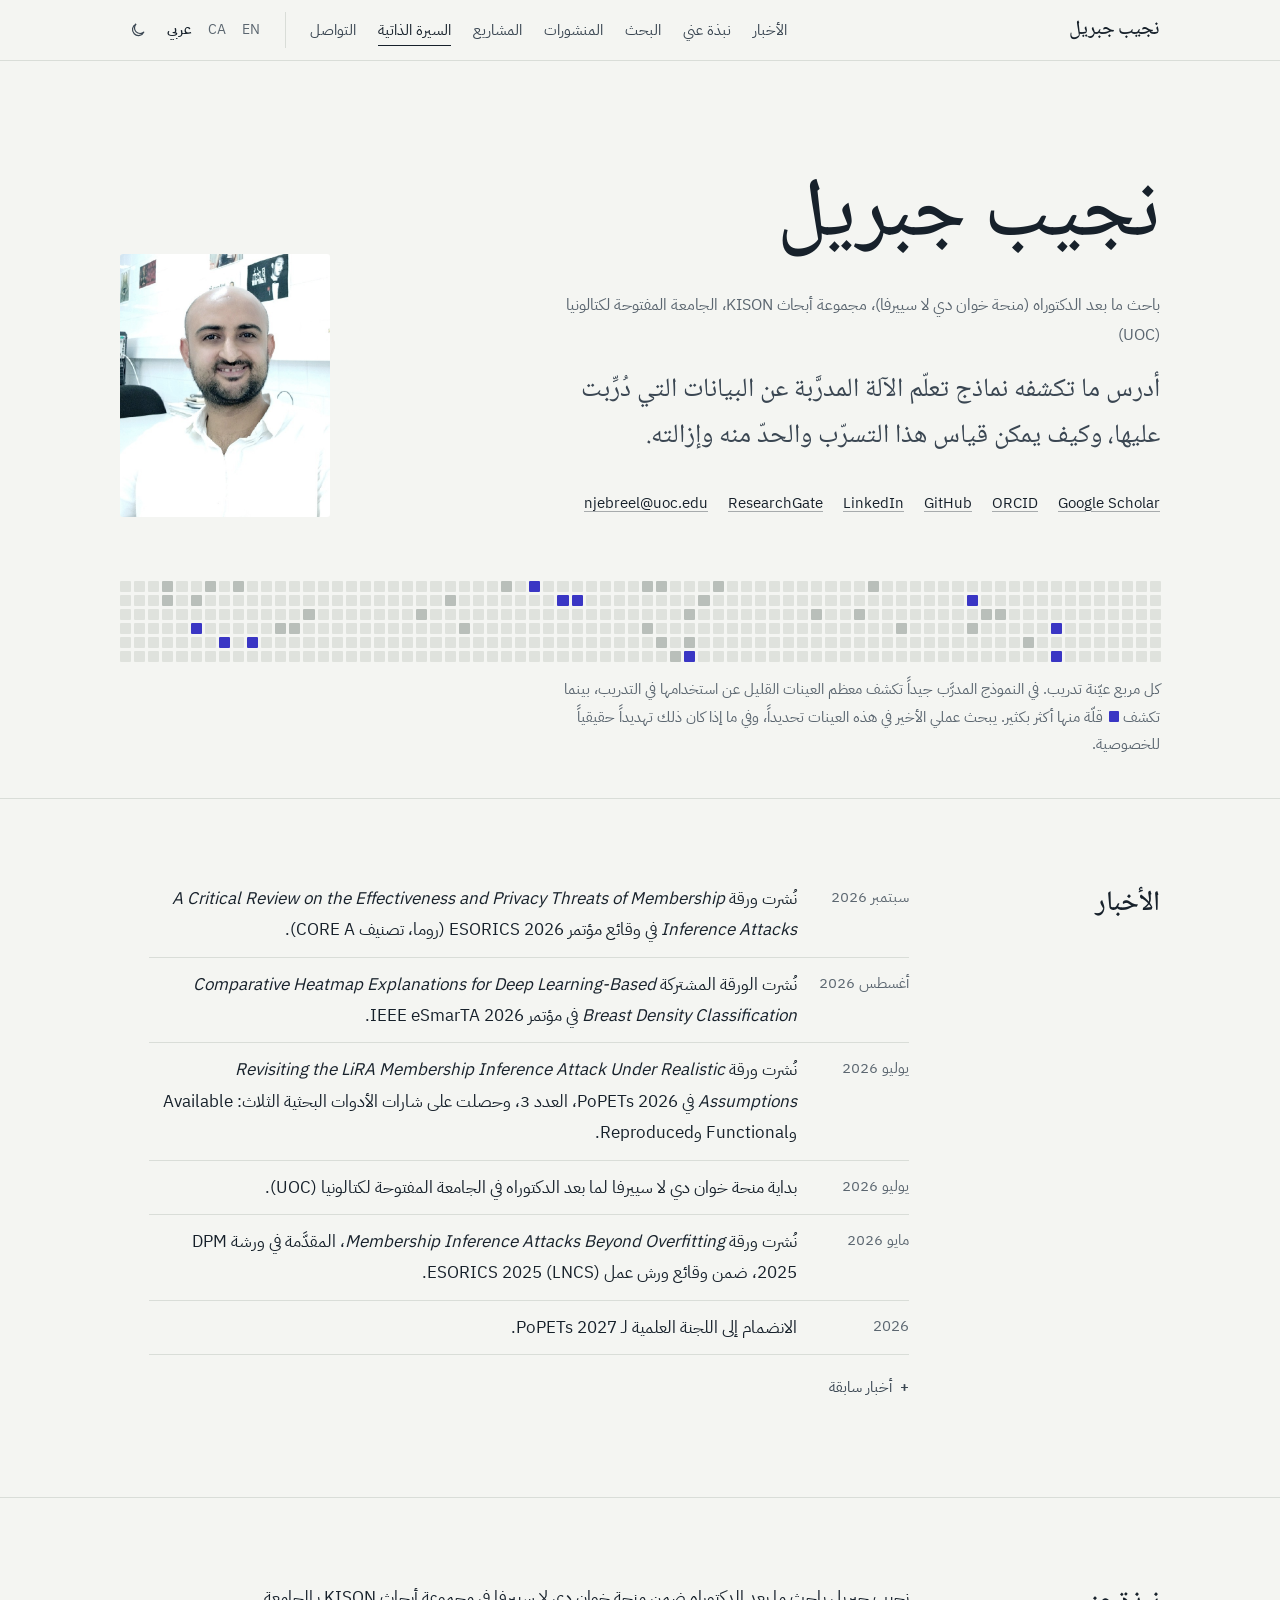
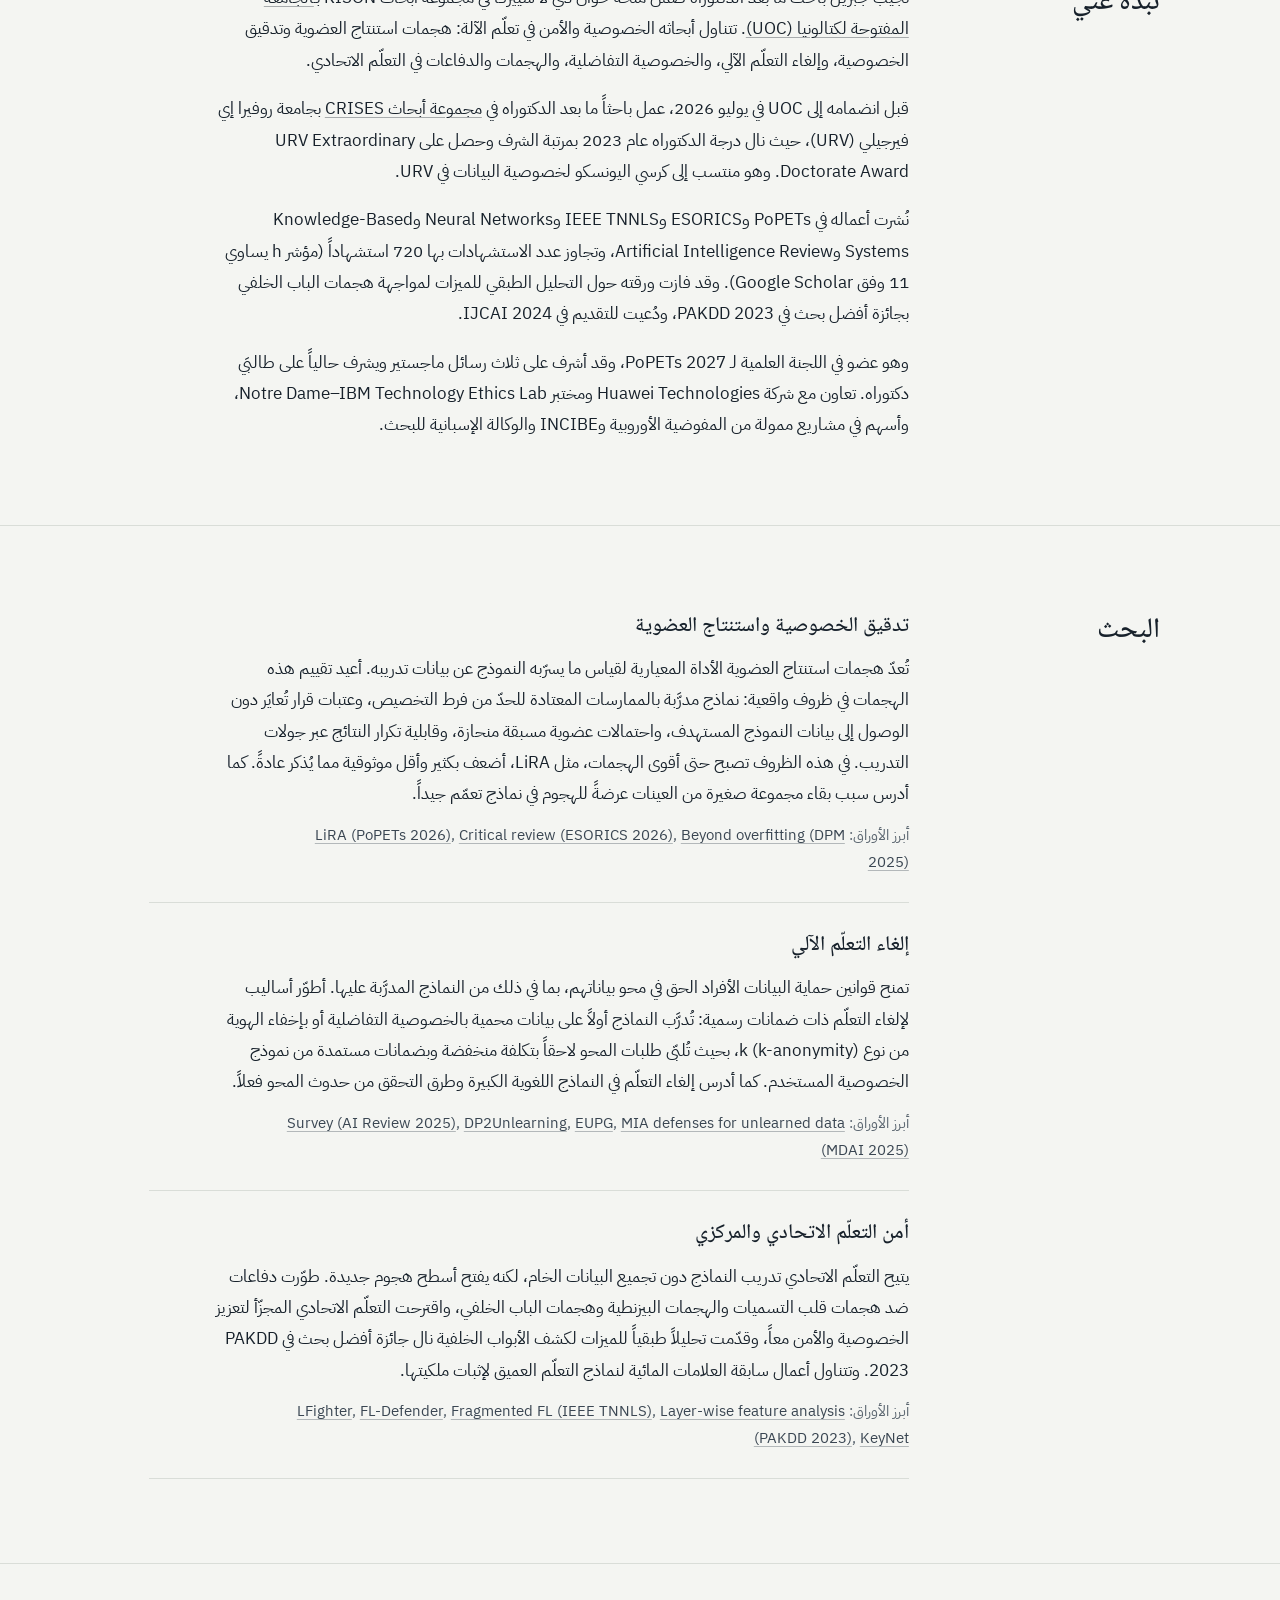
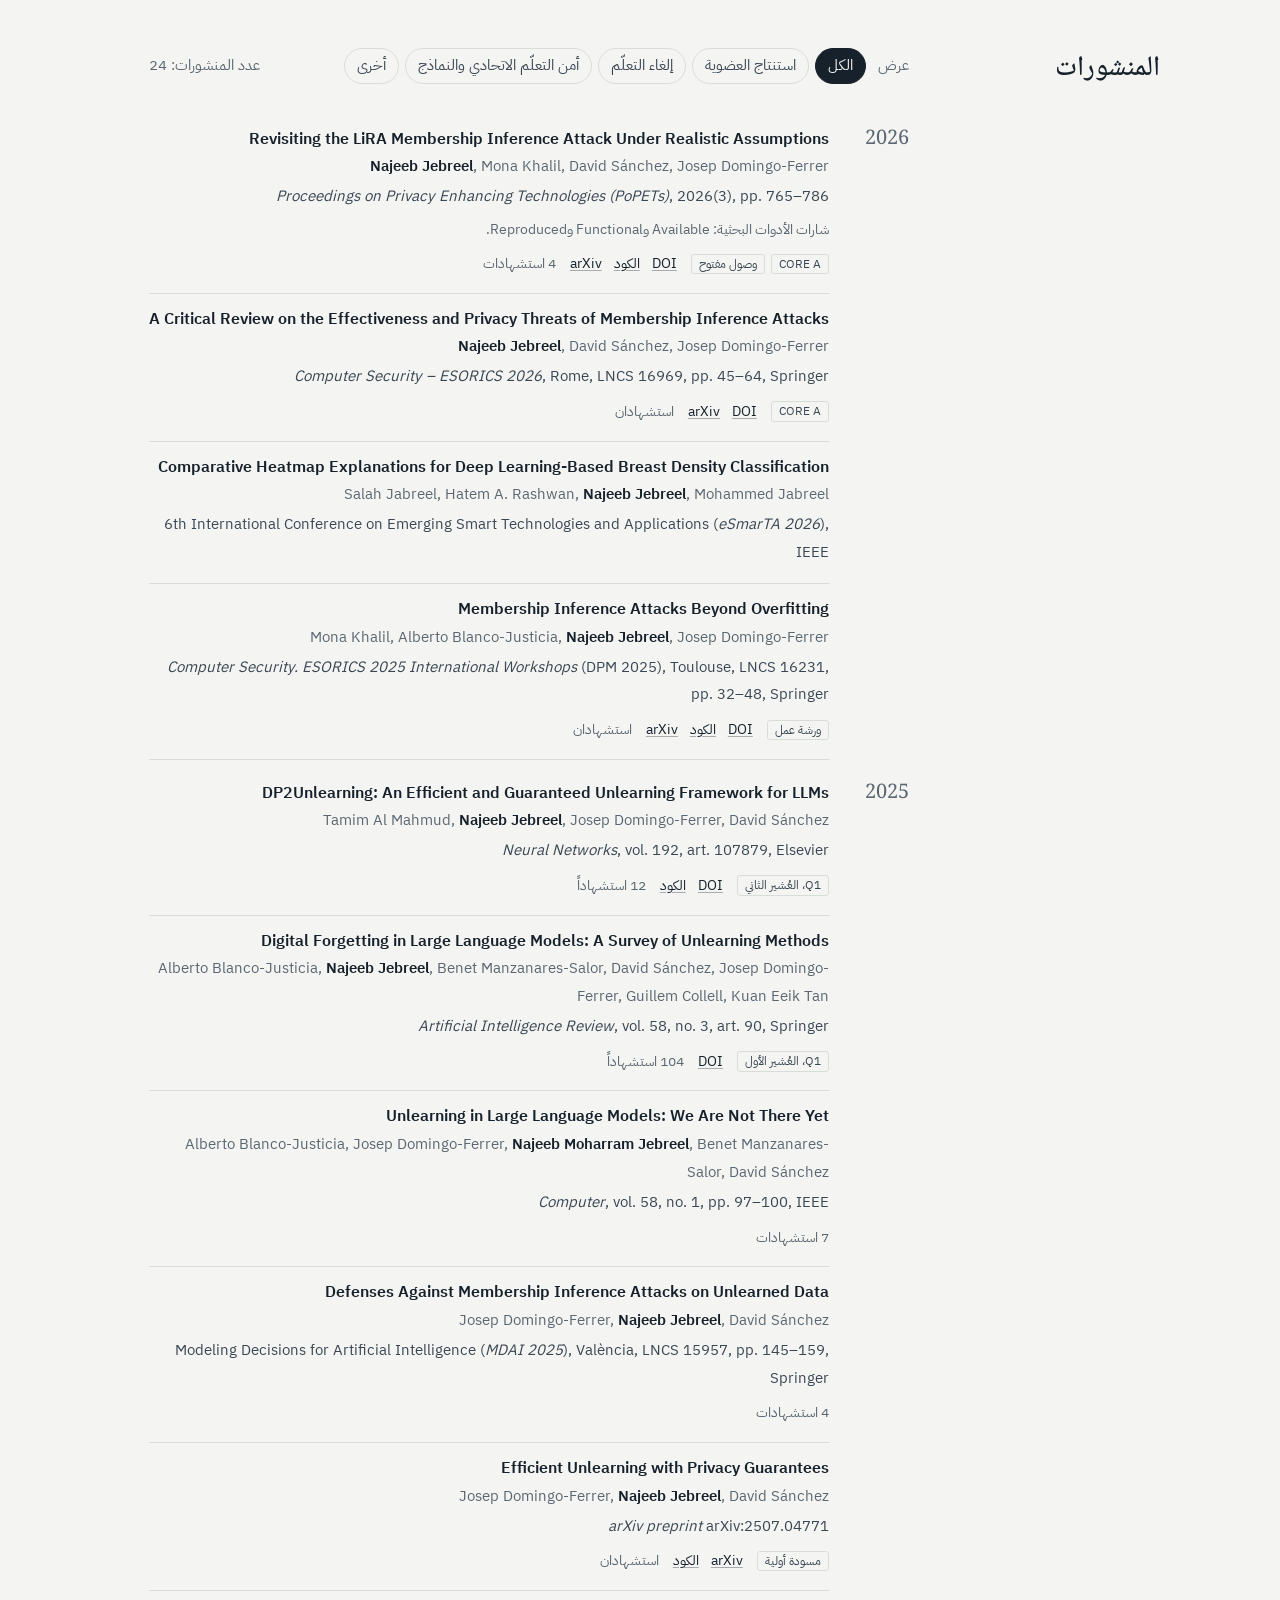
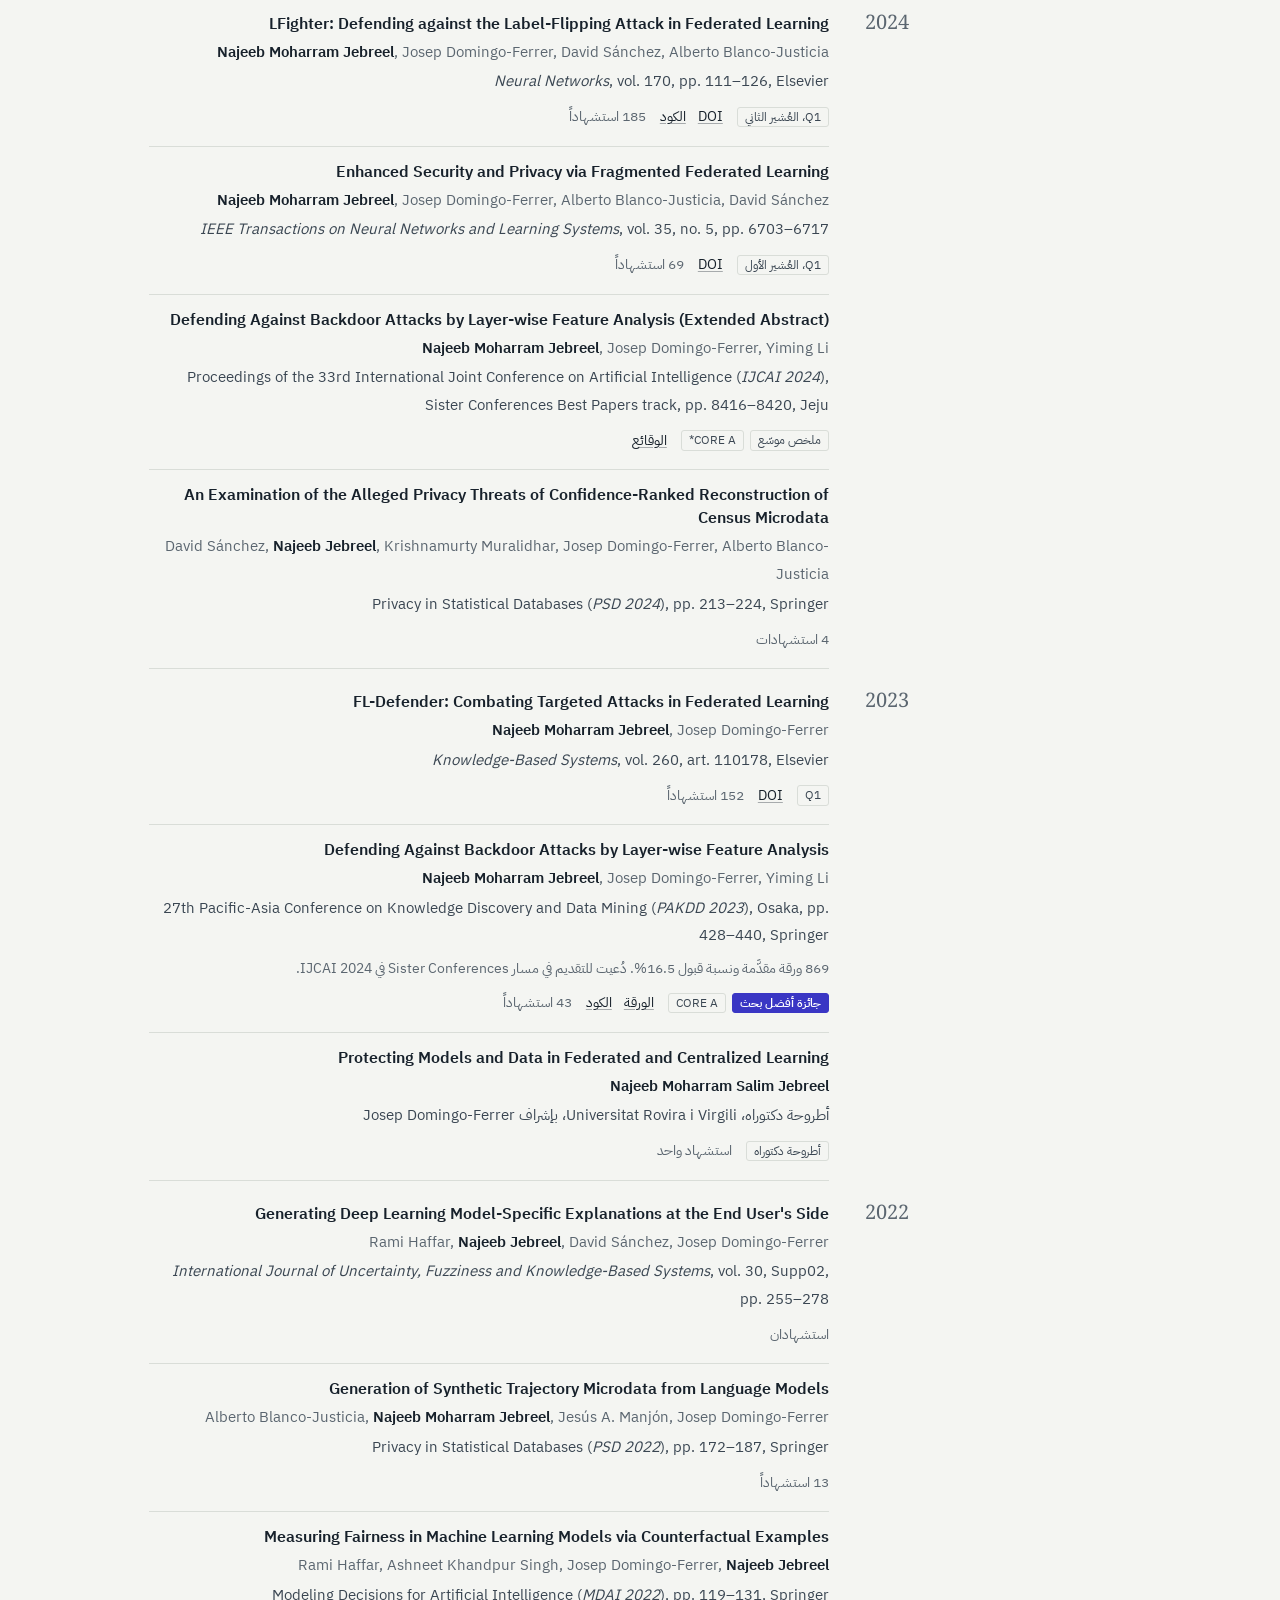
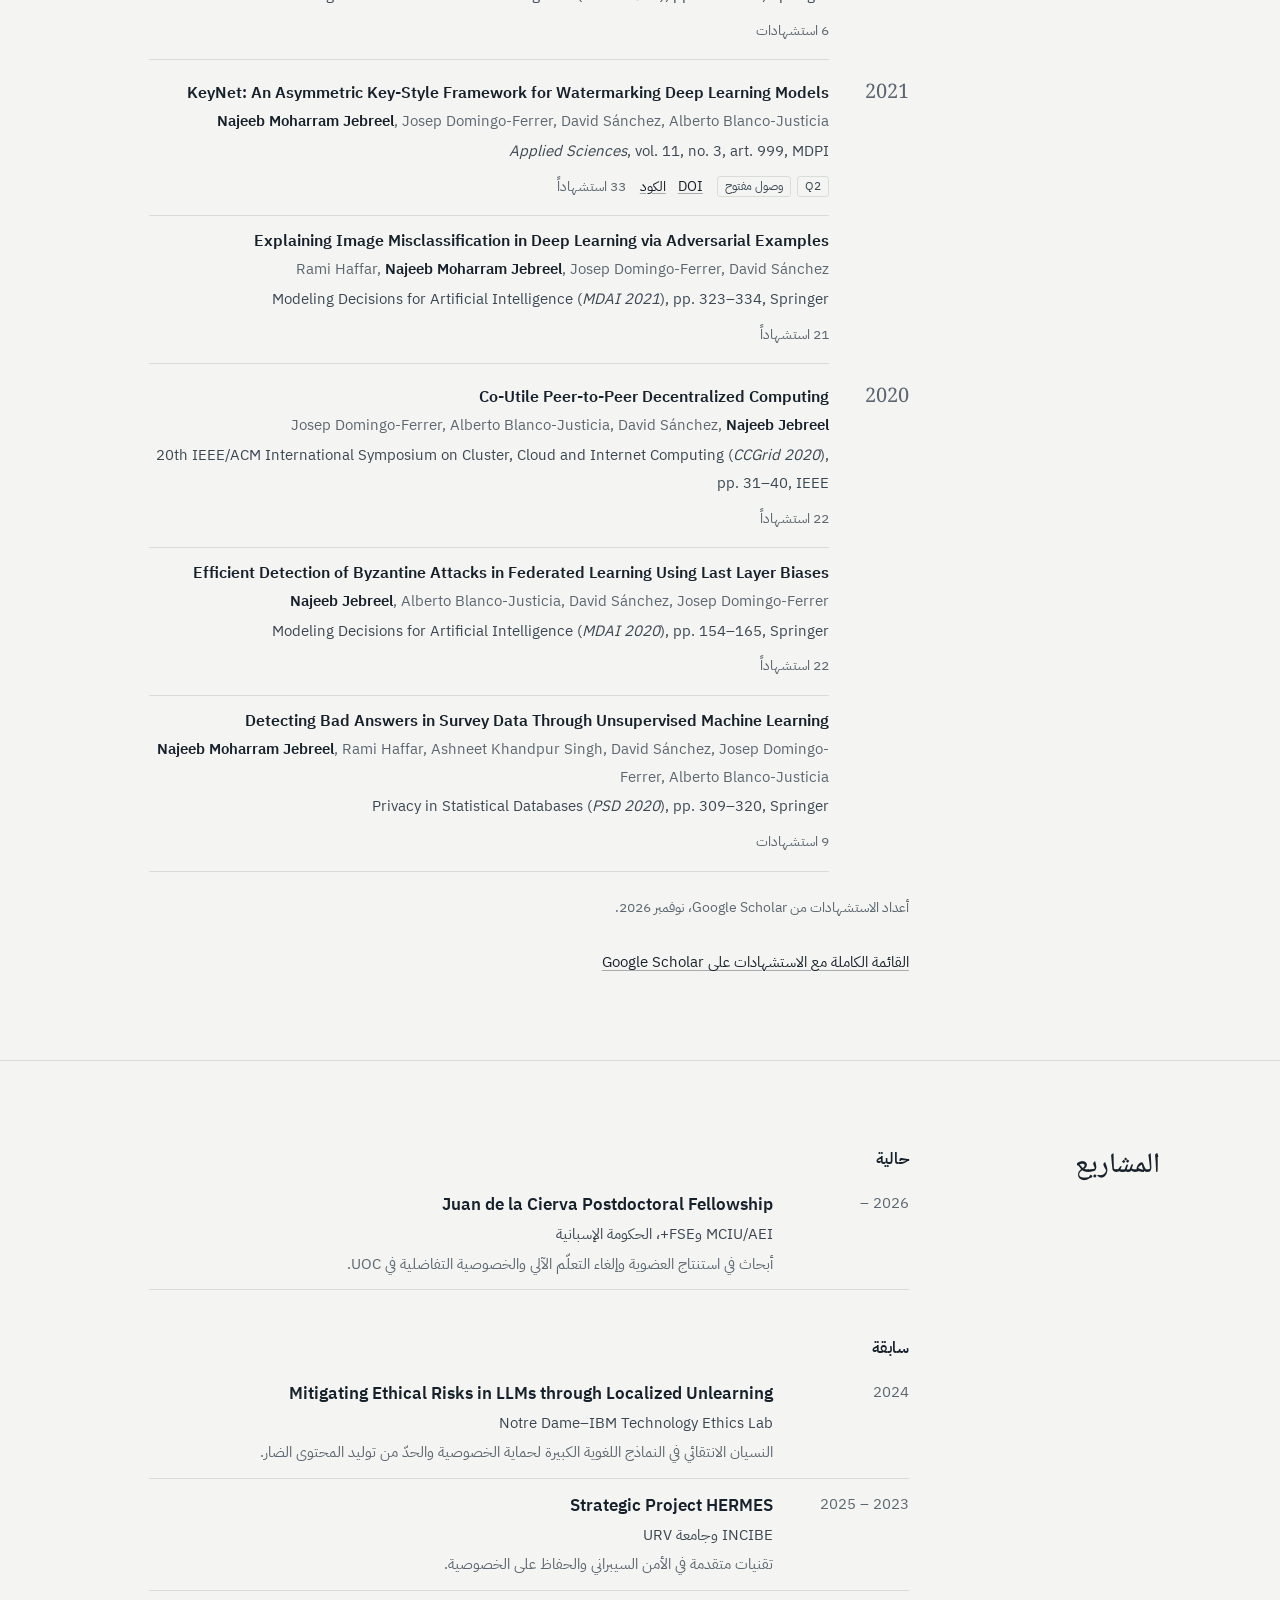
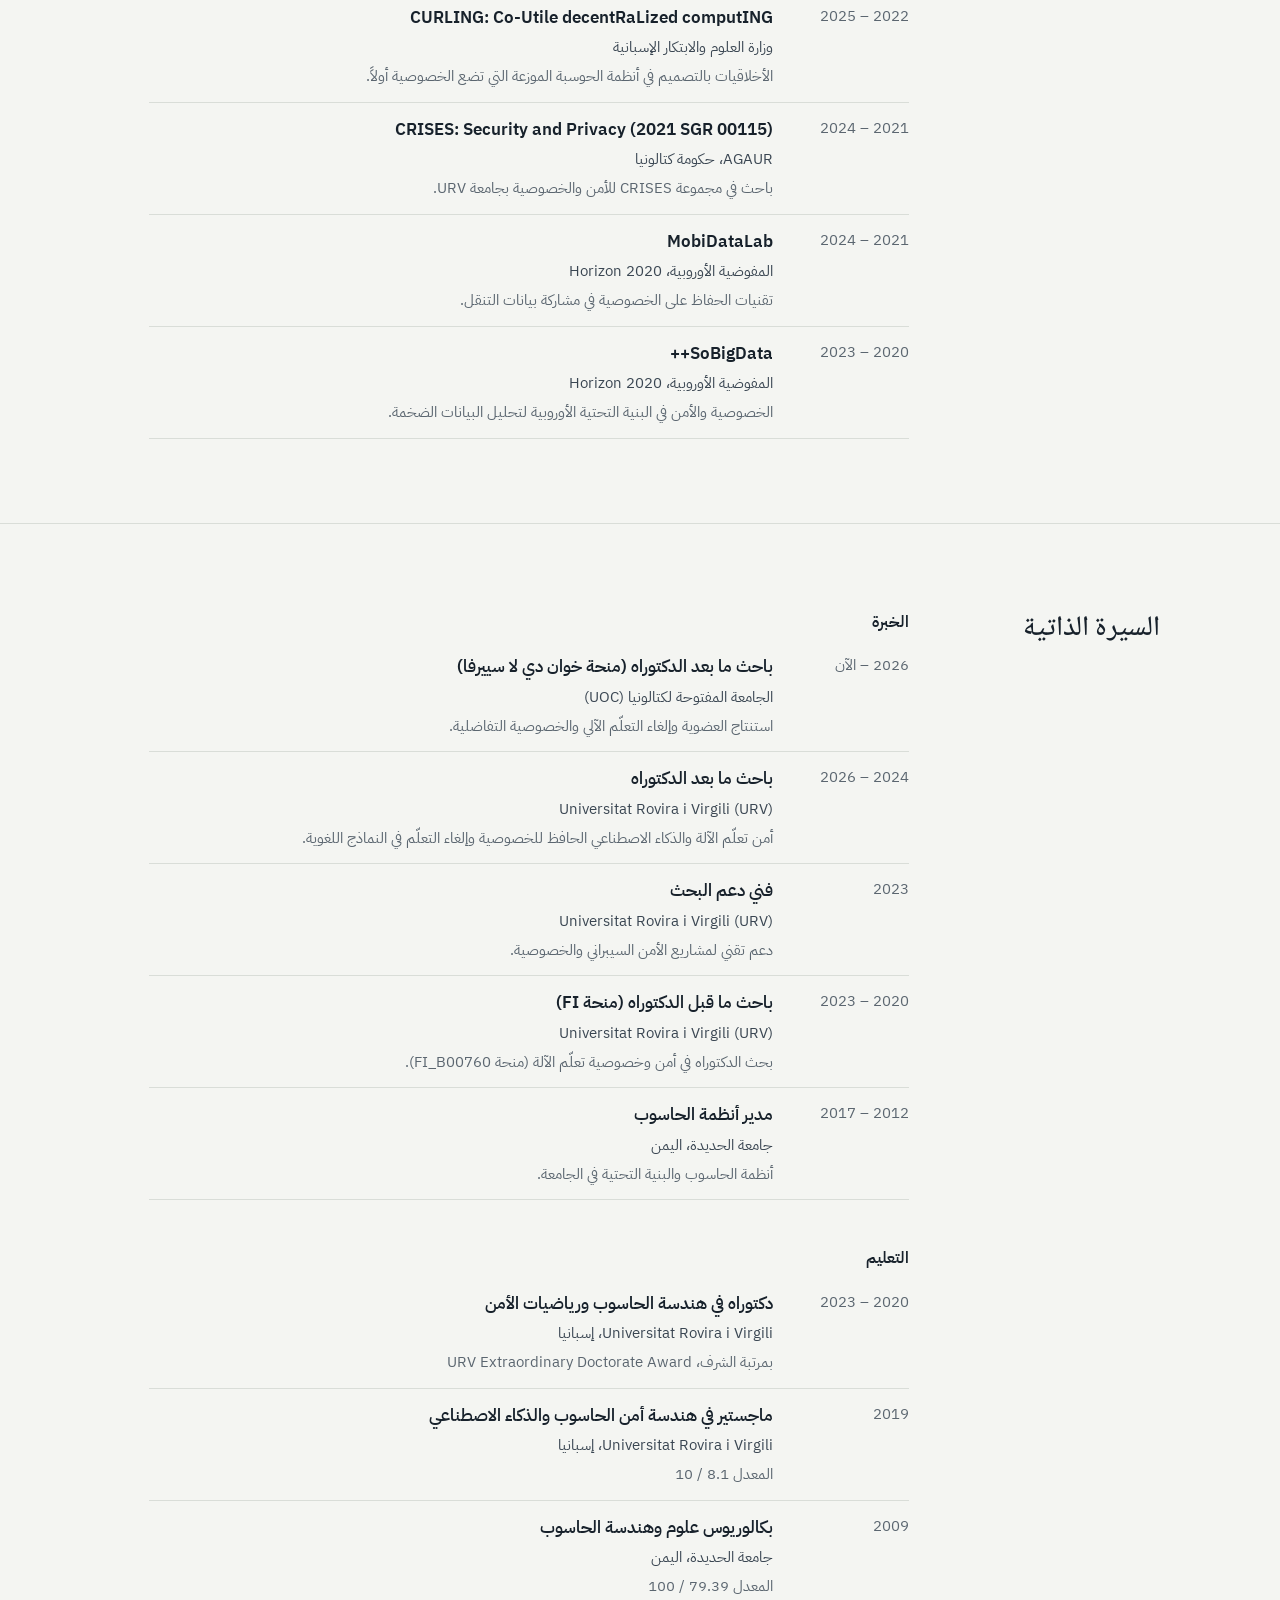
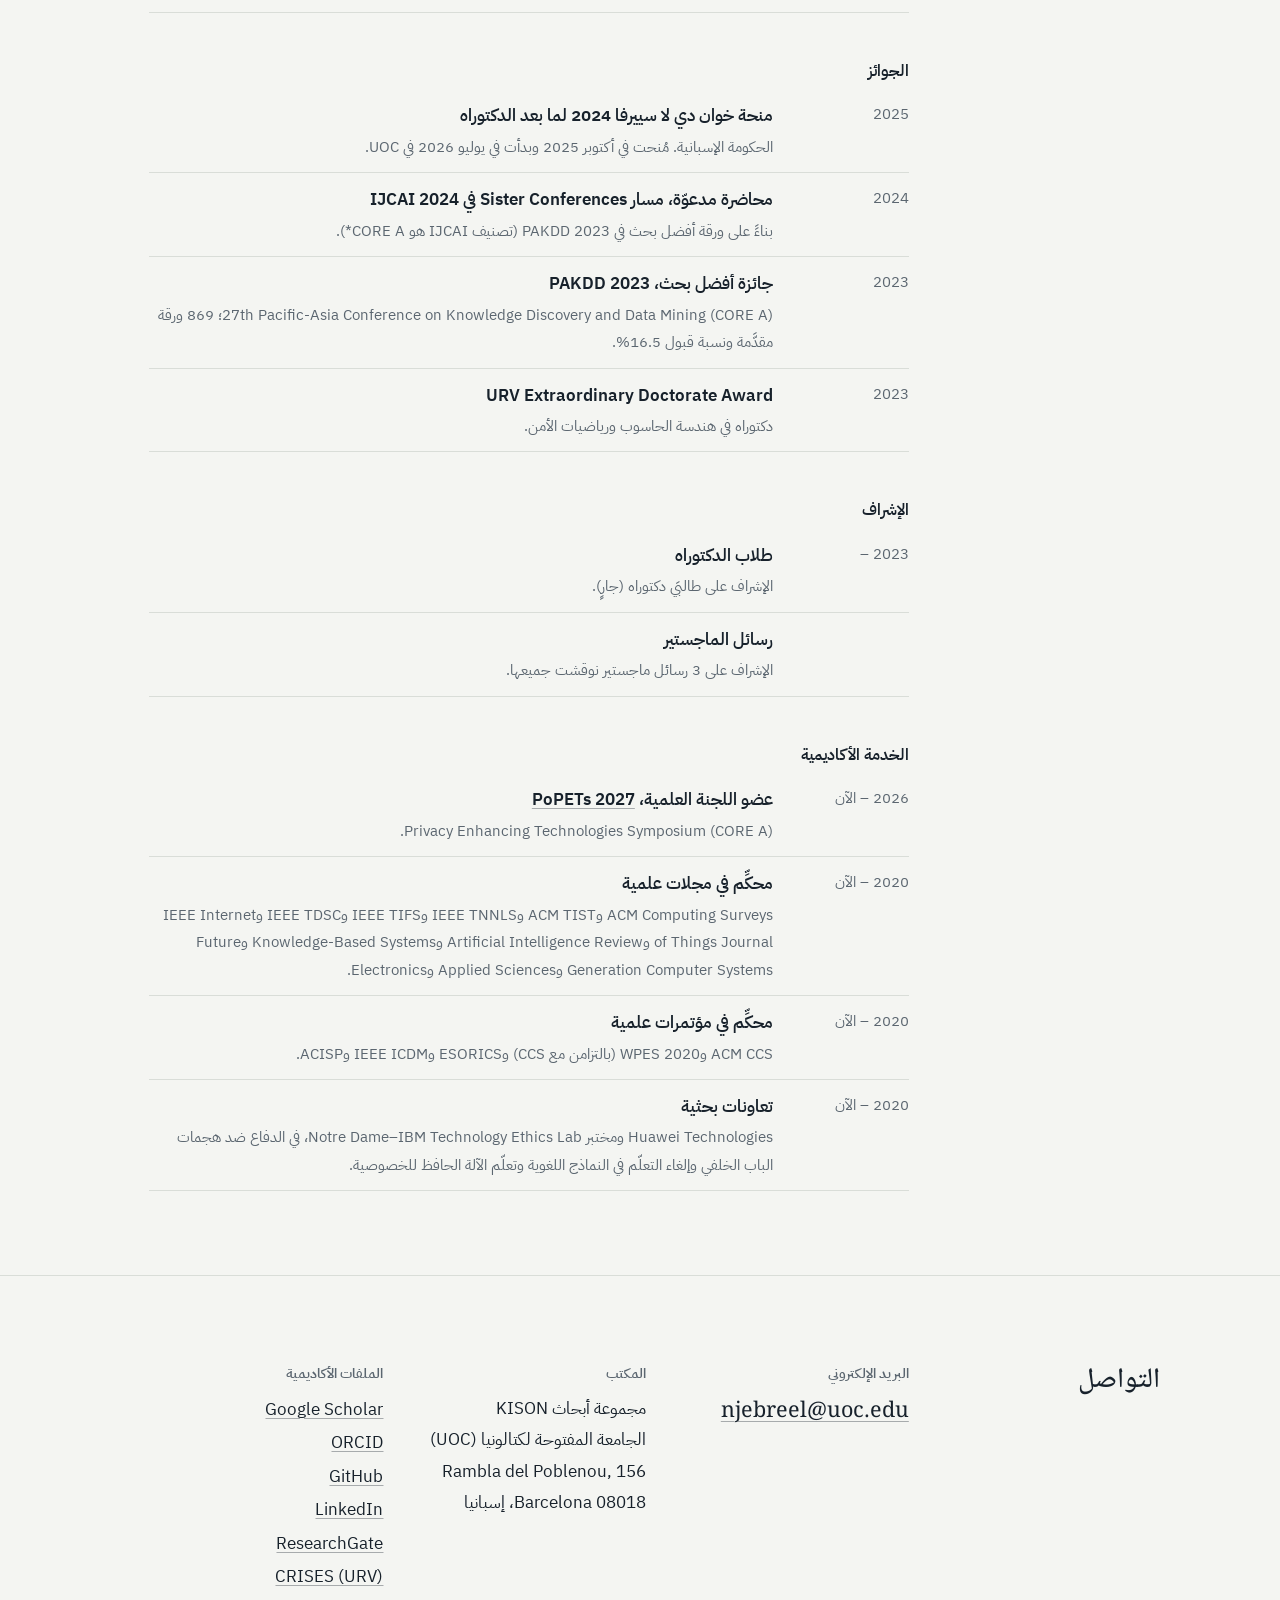
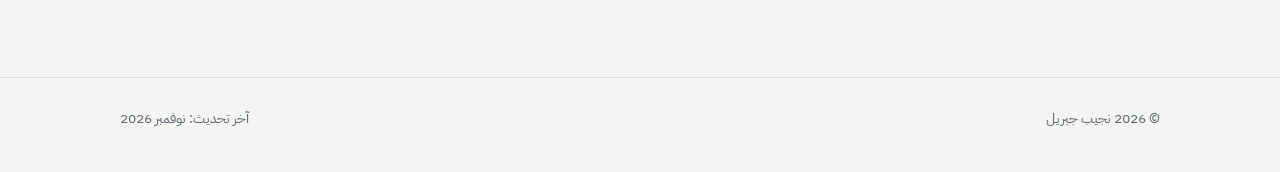
<file: index-ar.html>
<!DOCTYPE html>
<html lang="ar" dir="rtl">
<head>
  <meta charset="UTF-8">
  <meta name="viewport" content="width=device-width, initial-scale=1">
  <title>نجيب جبريل — خصوصية وأمن تعلّم الآلة</title>
  <meta name="description" content="نجيب جبريل باحث ما بعد الدكتوراه (منحة خوان دي لا سييرفا) في الجامعة المفتوحة لكتالونيا (UOC)، يعمل على خصوصية وأمن تعلّم الآلة: استنتاج العضوية، وإلغاء التعلّم الآلي، والخصوصية التفاضلية، وأمن التعلّم الاتحادي.">
  <meta name="author" content="Najeeb Jebreel">
  <meta name="color-scheme" content="light dark">
  <link rel="canonical" href="https://najeebjebreel.github.io/index-ar.html">
  <link rel="alternate" hreflang="en" href="https://najeebjebreel.github.io/">
  <link rel="alternate" hreflang="ca" href="https://najeebjebreel.github.io/index-ca.html">
  <link rel="alternate" hreflang="ar" href="https://najeebjebreel.github.io/index-ar.html">
  <link rel="alternate" hreflang="x-default" href="https://najeebjebreel.github.io/">
  <meta property="og:type" content="profile">
  <meta property="og:title" content="نجيب جبريل — خصوصية وأمن تعلّم الآلة">
  <meta property="og:description" content="نجيب جبريل باحث ما بعد الدكتوراه (منحة خوان دي لا سييرفا) في الجامعة المفتوحة لكتالونيا (UOC)، يعمل على خصوصية وأمن تعلّم الآلة: استنتاج العضوية، وإلغاء التعلّم الآلي، والخصوصية التفاضلية، وأمن التعلّم الاتحادي.">
  <meta property="og:url" content="https://najeebjebreel.github.io/index-ar.html">
  <meta property="og:image" content="https://najeebjebreel.github.io/images/profile_photo.jpg">
  <meta name="twitter:card" content="summary">
  <script type="application/ld+json">{"@context":"https://schema.org","@type":"Person","name":"Najeeb Jebreel","alternateName":"Najeeb Moharram Salim Jebreel","honorificPrefix":"Dr.","jobTitle":"Juan de la Cierva Postdoctoral Fellow","affiliation":{"@type":"Organization","name":"Universitat Oberta de Catalunya","url":"https://www.uoc.edu/"},"alumniOf":{"@type":"CollegeOrUniversity","name":"Universitat Rovira i Virgili"},"email":"mailto:njebreel@uoc.edu","url":"https://najeebjebreel.github.io/","image":"https://najeebjebreel.github.io/images/profile_photo.jpg","knowsAbout":["Membership inference attacks","Machine unlearning","Differential privacy","Federated learning security"],"sameAs":["https://scholar.google.com/citations?user=aWbGsA4AAAAJ&hl=en","https://orcid.org/0000-0002-4911-3802","https://github.com/najeebjebreel","https://www.linkedin.com/in/najeebjebreel/","https://www.researchgate.net/profile/Najeeb-Jebreel"]}</script>
  <script>
    (function () {
      var t = null;
      try { t = localStorage.getItem('theme'); } catch (e) {}
      if (!t) t = window.matchMedia('(prefers-color-scheme: dark)').matches ? 'dark' : 'light';
      document.documentElement.dataset.theme = t;
    })();
  </script>
  <link rel="icon" href="favicon.svg" type="image/svg+xml">
  <link rel="preconnect" href="https://fonts.googleapis.com">
  <link rel="preconnect" href="https://fonts.gstatic.com" crossorigin>
  <link rel="stylesheet" href="https://fonts.googleapis.com/css2?family=IBM+Plex+Sans+Arabic:wght@400;500;600&amp;family=IBM+Plex+Sans:wght@400;500;600&amp;family=Noto+Naskh+Arabic:wght@500;600&amp;display=swap">
  <link rel="stylesheet" href="styles.css?v=2">
</head>
<body>
<a class="skip-link" href="#main">انتقل إلى المحتوى</a>

<header class="site-header">
  <div class="wrap">
    <a class="wordmark" href="#top">نجيب جبريل</a>
    <nav class="nav" id="nav" aria-label="الأقسام">
      <ul>
          <li><a href="#news">الأخبار</a></li>
          <li><a href="#about">نبذة عني</a></li>
          <li><a href="#research">البحث</a></li>
          <li><a href="#publications">المنشورات</a></li>
          <li><a href="#projects">المشاريع</a></li>
          <li><a href="#cv">السيرة الذاتية</a></li>
          <li><a href="#contact">التواصل</a></li>
      </ul>
    </nav>
    <div class="tools">
      <div class="lang" role="group" aria-label="اللغة"><a href="index.html" hreflang="en" lang="en" title="English">EN</a><a href="index-ca.html" hreflang="ca" lang="ca" title="Català">CA</a><span aria-current="page" lang="ar" class="ar" title="العربية">عربي</span></div>
      <button class="icon-btn theme-btn" id="themeBtn" type="button" aria-label="الوضع الداكن" aria-pressed="false">
        <svg class="moon" viewBox="0 0 24 24" fill="none" stroke="currentColor" stroke-width="1.6" aria-hidden="true"><path d="M20 14.5A8 8 0 1 1 9.5 4a6.5 6.5 0 0 0 10.5 10.5Z"/></svg>
        <svg class="sun" viewBox="0 0 24 24" fill="none" stroke="currentColor" stroke-width="1.6" aria-hidden="true"><circle cx="12" cy="12" r="4"/><path d="M12 2v2M12 20v2M2 12h2M20 12h2M4.9 4.9l1.4 1.4M17.7 17.7l1.4 1.4M4.9 19.1l1.4-1.4M17.7 6.3l1.4-1.4"/></svg>
      </button>
      <button class="icon-btn menu-btn" id="menuBtn" type="button" aria-label="القائمة" aria-expanded="false" aria-controls="nav">
        <svg viewBox="0 0 24 24" fill="none" stroke="currentColor" stroke-width="1.6" aria-hidden="true"><path d="M4 7h16M4 12h16M4 17h16"/></svg>
      </button>
    </div>
  </div>
</header>

<main id="main">
  <div class="hero" id="top">
    <div class="wrap">
      <div class="hero-grid">
        <div>
          <h1>نجيب جبريل</h1>
          <p class="role">باحث ما بعد الدكتوراه (منحة خوان دي لا سييرفا)، مجموعة أبحاث KISON، الجامعة المفتوحة لكتالونيا (UOC)</p>
          <p class="statement">أدرس ما تكشفه نماذج تعلّم الآلة المدرَّبة عن البيانات التي دُرِّبت عليها، وكيف يمكن قياس هذا التسرّب والحدّ منه وإزالته.</p>
          <p class="links"><a href="https://scholar.google.com/citations?user=aWbGsA4AAAAJ&amp;hl=en" rel="noopener">Google Scholar</a> <a href="https://orcid.org/0000-0002-4911-3802" rel="noopener">ORCID</a> <a href="https://github.com/najeebjebreel" rel="noopener">GitHub</a> <a href="https://www.linkedin.com/in/najeebjebreel/" rel="noopener">LinkedIn</a> <a href="https://www.researchgate.net/profile/Najeeb-Jebreel" rel="noopener">ResearchGate</a> <a href="mailto:njebreel@uoc.edu">njebreel@uoc.edu</a></p>
        </div>
        <img class="portrait" src="images/profile_photo.jpg" alt="" width="210" height="263">
      </div>
      <figure class="samples">
        <div class="sample-field" id="sampleField" aria-hidden="true"></div>
        <figcaption>كل مربع عيّنة تدريب. في النموذج المدرَّب جيداً تكشف معظم العينات القليل عن استخدامها في التدريب، بينما تكشف <span class="key" aria-hidden="true"></span>قلّة منها أكثر بكثير. يبحث عملي الأخير في هذه العينات تحديداً، وفي ما إذا كان ذلك تهديداً حقيقياً للخصوصية.</figcaption>
      </figure>
    </div>
  </div>

  <section class="sec" id="news" aria-labelledby="h-news">
    <div class="wrap">
      <h2 id="h-news">الأخبار</h2>
      <div class="sec-body">
        <ul class="news">
          <li><time datetime="2026-09">سبتمبر 2026</time><p>نُشرت ورقة <cite lang="en">A Critical Review on the Effectiveness and Privacy Threats of Membership Inference Attacks</cite> في وقائع مؤتمر ESORICS 2026 (روما، تصنيف CORE A).</p></li>
          <li><time datetime="2026-08">أغسطس 2026</time><p>نُشرت الورقة المشتركة <cite lang="en">Comparative Heatmap Explanations for Deep Learning-Based Breast Density Classification</cite> في مؤتمر IEEE eSmarTA 2026.</p></li>
          <li><time datetime="2026-07">يوليو 2026</time><p>نُشرت ورقة <cite lang="en">Revisiting the LiRA Membership Inference Attack Under Realistic Assumptions</cite> في PoPETs 2026، العدد 3، وحصلت على شارات الأدوات البحثية الثلاث: Available وFunctional وReproduced.</p></li>
          <li><time datetime="2026-07">يوليو 2026</time><p>بداية منحة خوان دي لا سييرفا لما بعد الدكتوراه في الجامعة المفتوحة لكتالونيا (UOC).</p></li>
          <li><time datetime="2026-05">مايو 2026</time><p>نُشرت ورقة <cite lang="en">Membership Inference Attacks Beyond Overfitting</cite>، المقدَّمة في ورشة DPM 2025، ضمن وقائع ورش عمل ESORICS 2025 (LNCS).</p></li>
          <li><time datetime="2026">2026</time><p>الانضمام إلى اللجنة العلمية لـ PoPETs 2027.</p></li>
        </ul>
        <details class="more">
          <summary>أخبار سابقة</summary>
          <ul class="news">
            <li><time datetime="2025-01">يناير 2025</time><p>نُشر الاستعراض <cite lang="en">Digital Forgetting in Large Language Models</cite> في مجلة Artificial Intelligence Review (Q1، العُشير الأول).</p></li>
            <li><time datetime="2024">2024</time><p>تقديم ورقة أفضل بحث في PAKDD 2023 ضمن مسار Sister Conferences في IJCAI 2024 (CORE A*)، جيجو، كوريا الجنوبية.</p></li>
            <li><time datetime="2024">2024</time><p>نُشرت ورقة <cite lang="en">Enhanced Security and Privacy via Fragmented Federated Learning</cite> في مجلة IEEE TNNLS (Q1، العُشير الأول).</p></li>
            <li><time datetime="2023">2023</time><p>الحصول على URV Extraordinary Doctorate Award عن أطروحة الدكتوراه في هندسة الحاسوب ورياضيات الأمن.</p></li>
            <li><time datetime="2023">2023</time><p>جائزة أفضل بحث في PAKDD 2023 (CORE A)، أوساكا، من بين 869 ورقة مقدَّمة.</p></li>
          </ul>
        </details>
      </div>
    </div>
  </section>

  <section class="sec" id="about" aria-labelledby="h-about">
    <div class="wrap">
      <h2 id="h-about">نبذة عني</h2>
      <div class="sec-body prose">
          <p>نجيب جبريل باحث ما بعد الدكتوراه ضمن منحة خوان دي لا سييرفا في مجموعة أبحاث KISON بـ<a rel="noopener" href="https://www.uoc.edu/en">الجامعة المفتوحة لكتالونيا (UOC)</a>. تتناول أبحاثه الخصوصية والأمن في تعلّم الآلة: هجمات استنتاج العضوية وتدقيق الخصوصية، وإلغاء التعلّم الآلي، والخصوصية التفاضلية، والهجمات والدفاعات في التعلّم الاتحادي.</p>
          <p>قبل انضمامه إلى UOC في يوليو 2026، عمل باحثاً ما بعد الدكتوراه في <a rel="noopener" href="https://crises-deim.urv.cat/">مجموعة أبحاث CRISES</a> بجامعة روفيرا إي فيرجيلي (URV)، حيث نال درجة الدكتوراه عام 2023 بمرتبة الشرف وحصل على URV Extraordinary Doctorate Award. وهو منتسب إلى كرسي اليونسكو لخصوصية البيانات في URV.</p>
          <p>نُشرت أعماله في PoPETs وESORICS وIEEE TNNLS وNeural Networks وKnowledge-Based Systems وArtificial Intelligence Review، وتجاوز عدد الاستشهادات بها 720 استشهاداً (مؤشر h يساوي 11 وفق Google Scholar). وقد فازت ورقته حول التحليل الطبقي للميزات لمواجهة هجمات الباب الخلفي بجائزة أفضل بحث في PAKDD 2023، ودُعيت للتقديم في IJCAI 2024.</p>
          <p>وهو عضو في اللجنة العلمية لـ PoPETs 2027، وقد أشرف على ثلاث رسائل ماجستير ويشرف حالياً على طالبَي دكتوراه. تعاون مع شركة Huawei Technologies ومختبر Notre Dame–IBM Technology Ethics Lab، وأسهم في مشاريع ممولة من المفوضية الأوروبية وINCIBE والوكالة الإسبانية للبحث.</p>
      </div>
    </div>
  </section>

  <section class="sec" id="research" aria-labelledby="h-research">
    <div class="wrap">
      <h2 id="h-research">البحث</h2>
      <div class="sec-body">
        <ul class="themes">
          <li>
            <h3>تدقيق الخصوصية واستنتاج العضوية</h3>
            <p>تُعدّ هجمات استنتاج العضوية الأداة المعيارية لقياس ما يسرّبه النموذج عن بيانات تدريبه. أعيد تقييم هذه الهجمات في ظروف واقعية: نماذج مدرَّبة بالممارسات المعتادة للحدّ من فرط التخصيص، وعتبات قرار تُعايَر دون الوصول إلى بيانات النموذج المستهدف، واحتمالات عضوية مسبقة منحازة، وقابلية تكرار النتائج عبر جولات التدريب. في هذه الظروف تصبح حتى أقوى الهجمات، مثل LiRA، أضعف بكثير وأقل موثوقية مما يُذكر عادةً. كما أدرس سبب بقاء مجموعة صغيرة من العينات عرضةً للهجوم في نماذج تعمّم جيداً.</p>
            <p class="key-papers">أبرز الأوراق: <span dir="ltr"><a href="#p-lira">LiRA (PoPETs 2026)</a>, <a href="#p-critical-review">Critical review (ESORICS 2026)</a>, <a href="#p-beyond-overfitting">Beyond overfitting (DPM 2025)</a></span></p>
          </li>
          <li>
            <h3>إلغاء التعلّم الآلي</h3>
            <p>تمنح قوانين حماية البيانات الأفراد الحق في محو بياناتهم، بما في ذلك من النماذج المدرَّبة عليها. أطوّر أساليب لإلغاء التعلّم ذات ضمانات رسمية: تُدرَّب النماذج أولاً على بيانات محمية بالخصوصية التفاضلية أو بإخفاء الهوية من نوع k (k-anonymity)، بحيث تُلبّى طلبات المحو لاحقاً بتكلفة منخفضة وبضمانات مستمدة من نموذج الخصوصية المستخدم. كما أدرس إلغاء التعلّم في النماذج اللغوية الكبيرة وطرق التحقق من حدوث المحو فعلاً.</p>
            <p class="key-papers">أبرز الأوراق: <span dir="ltr"><a href="#p-digital-forgetting">Survey (AI Review 2025)</a>, <a href="#p-dp2unlearning">DP2Unlearning</a>, <a href="#p-eupg">EUPG</a>, <a href="#p-mia-unlearned">MIA defenses for unlearned data (MDAI 2025)</a></span></p>
          </li>
          <li>
            <h3>أمن التعلّم الاتحادي والمركزي</h3>
            <p>يتيح التعلّم الاتحادي تدريب النماذج دون تجميع البيانات الخام، لكنه يفتح أسطح هجوم جديدة. طوّرت دفاعات ضد هجمات قلب التسميات والهجمات البيزنطية وهجمات الباب الخلفي، واقترحت التعلّم الاتحادي المجزّأ لتعزيز الخصوصية والأمن معاً، وقدّمت تحليلاً طبقياً للميزات لكشف الأبواب الخلفية نال جائزة أفضل بحث في PAKDD 2023. وتتناول أعمال سابقة العلامات المائية لنماذج التعلّم العميق لإثبات ملكيتها.</p>
            <p class="key-papers">أبرز الأوراق: <span dir="ltr"><a href="#p-lfighter">LFighter</a>, <a href="#p-fl-defender">FL-Defender</a>, <a href="#p-fragmented-fl">Fragmented FL (IEEE TNNLS)</a>, <a href="#p-dbalfa">Layer-wise feature analysis (PAKDD 2023)</a>, <a href="#p-keynet">KeyNet</a></span></p>
          </li>
        </ul>
      </div>
    </div>
  </section>

  <section class="sec" id="publications" aria-labelledby="h-pubs">
    <div class="wrap">
      <h2 id="h-pubs">المنشورات</h2>
      <div class="sec-body">
        <div class="filters" id="pubFilters" role="group" aria-label="عرض" hidden>
          <span class="label">عرض</span><button type="button" data-topic="all" aria-pressed="true">الكل</button><button type="button" data-topic="mia" aria-pressed="false">استنتاج العضوية</button><button type="button" data-topic="unl" aria-pressed="false">إلغاء التعلّم</button><button type="button" data-topic="sec" aria-pressed="false">أمن التعلّم الاتحادي والنماذج</button><button type="button" data-topic="oth" aria-pressed="false">أخرى</button>
          <span class="count" id="pubCount" aria-live="polite" data-template="عدد المنشورات: {n}">عدد المنشورات: 24</span>
        </div>
        <section class="year" aria-label="2026">
          <h3>2026</h3>
          <ol class="pubs">
          <li id="p-lira" data-topics="mia">
            <p class="pub-title" lang="en" dir="ltr">Revisiting the LiRA Membership Inference Attack Under Realistic Assumptions</p>
            <p class="pub-authors" dir="ltr"><b>Najeeb Jebreel</b>, Mona Khalil, David Sánchez, Josep Domingo-Ferrer</p>
            <p class="pub-venue" dir="ltr"><em>Proceedings on Privacy Enhancing Technologies (PoPETs)</em>, 2026(3), pp. 765–786</p>
            <p class="pub-note">شارات الأدوات البحثية: Available وFunctional وReproduced.</p>
            <p class="pub-meta"><span class="tags"><span class="tag">CORE A</span><span class="tag">وصول مفتوح</span></span><span class="links"><a href="https://doi.org/10.56553/popets-2026-0105" rel="noopener">DOI</a><a href="https://github.com/najeebjebreel/lira_analysis" rel="noopener">الكود</a><a href="https://arxiv.org/abs/2603.07567" rel="noopener">arXiv</a></span><span class="cites">4 استشهادات</span></p>
          </li>
          <li id="p-critical-review" data-topics="mia">
            <p class="pub-title" lang="en" dir="ltr">A Critical Review on the Effectiveness and Privacy Threats of Membership Inference Attacks</p>
            <p class="pub-authors" dir="ltr"><b>Najeeb Jebreel</b>, David Sánchez, Josep Domingo-Ferrer</p>
            <p class="pub-venue" dir="ltr"><em>Computer Security – ESORICS 2026</em>, Rome, LNCS 16969, pp. 45–64, Springer</p>
            <p class="pub-meta"><span class="tags"><span class="tag">CORE A</span></span><span class="links"><a href="https://doi.org/10.1007/978-3-032-38695-3_3" rel="noopener">DOI</a><a href="https://arxiv.org/abs/2603.22987" rel="noopener">arXiv</a></span><span class="cites">استشهادان</span></p>
          </li>
          <li id="p-heatmaps" data-topics="oth">
            <p class="pub-title" lang="en" dir="ltr">Comparative Heatmap Explanations for Deep Learning-Based Breast Density Classification</p>
            <p class="pub-authors" dir="ltr">Salah Jabreel, Hatem A. Rashwan, <b>Najeeb Jebreel</b>, Mohammed Jabreel</p>
            <p class="pub-venue" dir="ltr">6th International Conference on Emerging Smart Technologies and Applications (<em>eSmarTA 2026</em>), IEEE</p>
          </li>
          <li id="p-beyond-overfitting" data-topics="mia">
            <p class="pub-title" lang="en" dir="ltr">Membership Inference Attacks Beyond Overfitting</p>
            <p class="pub-authors" dir="ltr">Mona Khalil, Alberto Blanco-Justicia, <b>Najeeb Jebreel</b>, Josep Domingo-Ferrer</p>
            <p class="pub-venue" dir="ltr"><em>Computer Security. ESORICS 2025 International Workshops</em> (DPM 2025), Toulouse, LNCS 16231, pp. 32–48, Springer</p>
            <p class="pub-meta"><span class="tags"><span class="tag">ورشة عمل</span></span><span class="links"><a href="https://doi.org/10.1007/978-3-032-16089-8_3" rel="noopener">DOI</a><a href="https://github.com/najeebjebreel/mia_analysis" rel="noopener">الكود</a><a href="https://arxiv.org/abs/2511.16792" rel="noopener">arXiv</a></span><span class="cites">استشهادان</span></p>
          </li>
          </ol>
        </section>
        <section class="year" aria-label="2025">
          <h3>2025</h3>
          <ol class="pubs">
          <li id="p-dp2unlearning" data-topics="unl">
            <p class="pub-title" lang="en" dir="ltr">DP2Unlearning: An Efficient and Guaranteed Unlearning Framework for LLMs</p>
            <p class="pub-authors" dir="ltr">Tamim Al Mahmud, <b>Najeeb Jebreel</b>, Josep Domingo-Ferrer, David Sánchez</p>
            <p class="pub-venue" dir="ltr"><em>Neural Networks</em>, vol. 192, art. 107879, Elsevier</p>
            <p class="pub-meta"><span class="tags"><span class="tag">Q1، العُشير الثاني</span></span><span class="links"><a href="https://doi.org/10.1016/j.neunet.2025.107879" rel="noopener">DOI</a><a href="https://github.com/tamimalmahmud/LLM-Unlearning/tree/main/DP2Unlearning" rel="noopener">الكود</a></span><span class="cites">12 استشهاداً</span></p>
          </li>
          <li id="p-digital-forgetting" data-topics="unl">
            <p class="pub-title" lang="en" dir="ltr">Digital Forgetting in Large Language Models: A Survey of Unlearning Methods</p>
            <p class="pub-authors" dir="ltr">Alberto Blanco-Justicia, <b>Najeeb Jebreel</b>, Benet Manzanares-Salor, David Sánchez, Josep Domingo-Ferrer, Guillem Collell, Kuan Eeik Tan</p>
            <p class="pub-venue" dir="ltr"><em>Artificial Intelligence Review</em>, vol. 58, no. 3, art. 90, Springer</p>
            <p class="pub-meta"><span class="tags"><span class="tag">Q1، العُشير الأول</span></span><span class="links"><a href="https://doi.org/10.1007/s10462-024-11078-6" rel="noopener">DOI</a></span><span class="cites">104 استشهاداً</span></p>
          </li>
          <li id="p-not-there-yet" data-topics="unl">
            <p class="pub-title" lang="en" dir="ltr">Unlearning in Large Language Models: We Are Not There Yet</p>
            <p class="pub-authors" dir="ltr">Alberto Blanco-Justicia, Josep Domingo-Ferrer, <b>Najeeb Moharram Jebreel</b>, Benet Manzanares-Salor, David Sánchez</p>
            <p class="pub-venue" dir="ltr"><em>Computer</em>, vol. 58, no. 1, pp. 97–100, IEEE</p>
            <p class="pub-meta"><span class="cites">7 استشهادات</span></p>
          </li>
          <li id="p-mia-unlearned" data-topics="unl mia">
            <p class="pub-title" lang="en" dir="ltr">Defenses Against Membership Inference Attacks on Unlearned Data</p>
            <p class="pub-authors" dir="ltr">Josep Domingo-Ferrer, <b>Najeeb Jebreel</b>, David Sánchez</p>
            <p class="pub-venue" dir="ltr">Modeling Decisions for Artificial Intelligence (<em>MDAI 2025</em>), València, LNCS 15957, pp. 145–159, Springer</p>
            <p class="pub-meta"><span class="cites">4 استشهادات</span></p>
          </li>
          <li id="p-eupg" data-topics="unl">
            <p class="pub-title" lang="en" dir="ltr">Efficient Unlearning with Privacy Guarantees</p>
            <p class="pub-authors" dir="ltr">Josep Domingo-Ferrer, <b>Najeeb Jebreel</b>, David Sánchez</p>
            <p class="pub-venue" dir="ltr"><em>arXiv preprint</em> arXiv:2507.04771</p>
            <p class="pub-meta"><span class="tags"><span class="tag">مسودة أولية</span></span><span class="links"><a href="https://arxiv.org/abs/2507.04771" rel="noopener">arXiv</a><a href="https://github.com/najeebjebreel/EUPG" rel="noopener">الكود</a></span><span class="cites">استشهادان</span></p>
          </li>
          </ol>
        </section>
        <section class="year" aria-label="2024">
          <h3>2024</h3>
          <ol class="pubs">
          <li id="p-lfighter" data-topics="sec">
            <p class="pub-title" lang="en" dir="ltr">LFighter: Defending against the Label-Flipping Attack in Federated Learning</p>
            <p class="pub-authors" dir="ltr"><b>Najeeb Moharram Jebreel</b>, Josep Domingo-Ferrer, David Sánchez, Alberto Blanco-Justicia</p>
            <p class="pub-venue" dir="ltr"><em>Neural Networks</em>, vol. 170, pp. 111–126, Elsevier</p>
            <p class="pub-meta"><span class="tags"><span class="tag">Q1، العُشير الثاني</span></span><span class="links"><a href="https://doi.org/10.1016/j.neunet.2023.11.019" rel="noopener">DOI</a><a href="https://github.com/najeebjebreel/LFighter" rel="noopener">الكود</a></span><span class="cites">185 استشهاداً</span></p>
          </li>
          <li id="p-fragmented-fl" data-topics="sec">
            <p class="pub-title" lang="en" dir="ltr">Enhanced Security and Privacy via Fragmented Federated Learning</p>
            <p class="pub-authors" dir="ltr"><b>Najeeb Moharram Jebreel</b>, Josep Domingo-Ferrer, Alberto Blanco-Justicia, David Sánchez</p>
            <p class="pub-venue" dir="ltr"><em>IEEE Transactions on Neural Networks and Learning Systems</em>, vol. 35, no. 5, pp. 6703–6717</p>
            <p class="pub-meta"><span class="tags"><span class="tag">Q1، العُشير الأول</span></span><span class="links"><a href="https://doi.org/10.1109/TNNLS.2022.3212627" rel="noopener">DOI</a></span><span class="cites">69 استشهاداً</span></p>
          </li>
          <li id="p-dbalfa-ijcai" data-topics="sec">
            <p class="pub-title" lang="en" dir="ltr">Defending Against Backdoor Attacks by Layer-wise Feature Analysis (Extended Abstract)</p>
            <p class="pub-authors" dir="ltr"><b>Najeeb Moharram Jebreel</b>, Josep Domingo-Ferrer, Yiming Li</p>
            <p class="pub-venue" dir="ltr">Proceedings of the 33rd International Joint Conference on Artificial Intelligence (<em>IJCAI 2024</em>), Sister Conferences Best Papers track, pp. 8416–8420, Jeju</p>
            <p class="pub-meta"><span class="tags"><span class="tag">ملخص موسّع</span><span class="tag">CORE A*</span></span><span class="links"><a href="https://www.ijcai.org/proceedings/2024/" rel="noopener">الوقائع</a></span></p>
          </li>
          <li id="p-census" data-topics="oth">
            <p class="pub-title" lang="en" dir="ltr">An Examination of the Alleged Privacy Threats of Confidence-Ranked Reconstruction of Census Microdata</p>
            <p class="pub-authors" dir="ltr">David Sánchez, <b>Najeeb Jebreel</b>, Krishnamurty Muralidhar, Josep Domingo-Ferrer, Alberto Blanco-Justicia</p>
            <p class="pub-venue" dir="ltr">Privacy in Statistical Databases (<em>PSD 2024</em>), pp. 213–224, Springer</p>
            <p class="pub-meta"><span class="cites">4 استشهادات</span></p>
          </li>
          </ol>
        </section>
        <section class="year" aria-label="2023">
          <h3>2023</h3>
          <ol class="pubs">
          <li id="p-fl-defender" data-topics="sec">
            <p class="pub-title" lang="en" dir="ltr">FL-Defender: Combating Targeted Attacks in Federated Learning</p>
            <p class="pub-authors" dir="ltr"><b>Najeeb Moharram Jebreel</b>, Josep Domingo-Ferrer</p>
            <p class="pub-venue" dir="ltr"><em>Knowledge-Based Systems</em>, vol. 260, art. 110178, Elsevier</p>
            <p class="pub-meta"><span class="tags"><span class="tag">Q1</span></span><span class="links"><a href="https://doi.org/10.1016/j.knosys.2022.110178" rel="noopener">DOI</a></span><span class="cites">152 استشهاداً</span></p>
          </li>
          <li id="p-dbalfa" data-topics="sec">
            <p class="pub-title" lang="en" dir="ltr">Defending Against Backdoor Attacks by Layer-wise Feature Analysis</p>
            <p class="pub-authors" dir="ltr"><b>Najeeb Moharram Jebreel</b>, Josep Domingo-Ferrer, Yiming Li</p>
            <p class="pub-venue" dir="ltr">27th Pacific-Asia Conference on Knowledge Discovery and Data Mining (<em>PAKDD 2023</em>), Osaka, pp. 428–440, Springer</p>
            <p class="pub-note">869 ورقة مقدَّمة ونسبة قبول 16.5%. دُعيت للتقديم في مسار Sister Conferences في IJCAI 2024.</p>
            <p class="pub-meta"><span class="tags"><span class="tag award">جائزة أفضل بحث</span><span class="tag">CORE A</span></span><span class="links"><a href="https://link.springer.com/chapter/10.1007/978-3-031-33377-4_33" rel="noopener">الورقة</a><a href="https://github.com/najeebjebreel/DBALFA" rel="noopener">الكود</a></span><span class="cites">43 استشهاداً</span></p>
          </li>
          <li id="p-thesis" data-topics="sec">
            <p class="pub-title" lang="en" dir="ltr">Protecting Models and Data in Federated and Centralized Learning</p>
            <p class="pub-authors" dir="ltr"><b>Najeeb Moharram Salim Jebreel</b></p>
            <p class="pub-venue">أطروحة دكتوراه، Universitat Rovira i Virgili، بإشراف Josep Domingo-Ferrer</p>
            <p class="pub-meta"><span class="tags"><span class="tag">أطروحة دكتوراه</span></span><span class="cites">استشهاد واحد</span></p>
          </li>
          </ol>
        </section>
        <section class="year" aria-label="2022">
          <h3>2022</h3>
          <ol class="pubs">
          <li id="p-explanations-end-user" data-topics="oth">
            <p class="pub-title" lang="en" dir="ltr">Generating Deep Learning Model-Specific Explanations at the End User's Side</p>
            <p class="pub-authors" dir="ltr">Rami Haffar, <b>Najeeb Jebreel</b>, David Sánchez, Josep Domingo-Ferrer</p>
            <p class="pub-venue" dir="ltr"><em>International Journal of Uncertainty, Fuzziness and Knowledge-Based Systems</em>, vol. 30, Supp02, pp. 255–278</p>
            <p class="pub-meta"><span class="cites">استشهادان</span></p>
          </li>
          <li id="p-synthetic-trajectories" data-topics="oth">
            <p class="pub-title" lang="en" dir="ltr">Generation of Synthetic Trajectory Microdata from Language Models</p>
            <p class="pub-authors" dir="ltr">Alberto Blanco-Justicia, <b>Najeeb Moharram Jebreel</b>, Jesús A. Manjón, Josep Domingo-Ferrer</p>
            <p class="pub-venue" dir="ltr">Privacy in Statistical Databases (<em>PSD 2022</em>), pp. 172–187, Springer</p>
            <p class="pub-meta"><span class="cites">13 استشهاداً</span></p>
          </li>
          <li id="p-fairness" data-topics="oth">
            <p class="pub-title" lang="en" dir="ltr">Measuring Fairness in Machine Learning Models via Counterfactual Examples</p>
            <p class="pub-authors" dir="ltr">Rami Haffar, Ashneet Khandpur Singh, Josep Domingo-Ferrer, <b>Najeeb Jebreel</b></p>
            <p class="pub-venue" dir="ltr">Modeling Decisions for Artificial Intelligence (<em>MDAI 2022</em>), pp. 119–131, Springer</p>
            <p class="pub-meta"><span class="cites">6 استشهادات</span></p>
          </li>
          </ol>
        </section>
        <section class="year" aria-label="2021">
          <h3>2021</h3>
          <ol class="pubs">
          <li id="p-keynet" data-topics="sec">
            <p class="pub-title" lang="en" dir="ltr">KeyNet: An Asymmetric Key-Style Framework for Watermarking Deep Learning Models</p>
            <p class="pub-authors" dir="ltr"><b>Najeeb Moharram Jebreel</b>, Josep Domingo-Ferrer, David Sánchez, Alberto Blanco-Justicia</p>
            <p class="pub-venue" dir="ltr"><em>Applied Sciences</em>, vol. 11, no. 3, art. 999, MDPI</p>
            <p class="pub-meta"><span class="tags"><span class="tag">Q2</span><span class="tag">وصول مفتوح</span></span><span class="links"><a href="https://doi.org/10.3390/app11030999" rel="noopener">DOI</a><a href="https://github.com/najeebjebreel/KeyNet" rel="noopener">الكود</a></span><span class="cites">33 استشهاداً</span></p>
          </li>
          <li id="p-misclassification" data-topics="oth">
            <p class="pub-title" lang="en" dir="ltr">Explaining Image Misclassification in Deep Learning via Adversarial Examples</p>
            <p class="pub-authors" dir="ltr">Rami Haffar, <b>Najeeb Moharram Jebreel</b>, Josep Domingo-Ferrer, David Sánchez</p>
            <p class="pub-venue" dir="ltr">Modeling Decisions for Artificial Intelligence (<em>MDAI 2021</em>), pp. 323–334, Springer</p>
            <p class="pub-meta"><span class="cites">21 استشهاداً</span></p>
          </li>
          </ol>
        </section>
        <section class="year" aria-label="2020">
          <h3>2020</h3>
          <ol class="pubs">
          <li id="p-co-utile" data-topics="oth">
            <p class="pub-title" lang="en" dir="ltr">Co-Utile Peer-to-Peer Decentralized Computing</p>
            <p class="pub-authors" dir="ltr">Josep Domingo-Ferrer, Alberto Blanco-Justicia, David Sánchez, <b>Najeeb Jebreel</b></p>
            <p class="pub-venue" dir="ltr">20th IEEE/ACM International Symposium on Cluster, Cloud and Internet Computing (<em>CCGrid 2020</em>), pp. 31–40, IEEE</p>
            <p class="pub-meta"><span class="cites">22 استشهاداً</span></p>
          </li>
          <li id="p-byzantine" data-topics="sec">
            <p class="pub-title" lang="en" dir="ltr">Efficient Detection of Byzantine Attacks in Federated Learning Using Last Layer Biases</p>
            <p class="pub-authors" dir="ltr"><b>Najeeb Jebreel</b>, Alberto Blanco-Justicia, David Sánchez, Josep Domingo-Ferrer</p>
            <p class="pub-venue" dir="ltr">Modeling Decisions for Artificial Intelligence (<em>MDAI 2020</em>), pp. 154–165, Springer</p>
            <p class="pub-meta"><span class="cites">22 استشهاداً</span></p>
          </li>
          <li id="p-bad-answers" data-topics="oth">
            <p class="pub-title" lang="en" dir="ltr">Detecting Bad Answers in Survey Data Through Unsupervised Machine Learning</p>
            <p class="pub-authors" dir="ltr"><b>Najeeb Moharram Jebreel</b>, Rami Haffar, Ashneet Khandpur Singh, David Sánchez, Josep Domingo-Ferrer, Alberto Blanco-Justicia</p>
            <p class="pub-venue" dir="ltr">Privacy in Statistical Databases (<em>PSD 2020</em>), pp. 309–320, Springer</p>
            <p class="pub-meta"><span class="cites">9 استشهادات</span></p>
          </li>
          </ol>
        </section>
        <p class="note">أعداد الاستشهادات من Google Scholar، نوفمبر 2026.</p>
        <p class="all-pubs"><a href="https://scholar.google.com/citations?user=aWbGsA4AAAAJ&amp;hl=en" rel="noopener">القائمة الكاملة مع الاستشهادات على Google Scholar</a></p>
      </div>
    </div>
  </section>

  <section class="sec" id="projects" aria-labelledby="h-projects">
    <div class="wrap">
      <h2 id="h-projects">المشاريع</h2>
      <div class="sec-body">
        <h3 class="sub">حالية</h3>
        <ul class="rows">
          <li><span class="when">2026 –</span><div><p class="what">Juan de la Cierva Postdoctoral Fellowship</p><p class="where">MCIU/AEI وFSE+، الحكومة الإسبانية</p><div class="detail">أبحاث في استنتاج العضوية وإلغاء التعلّم الآلي والخصوصية التفاضلية في UOC.</div></div></li>
        </ul>
        <h3 class="sub">سابقة</h3>
        <ul class="rows">
          <li><span class="when">2024</span><div><p class="what">Mitigating Ethical Risks in LLMs through Localized Unlearning</p><p class="where">Notre Dame–IBM Technology Ethics Lab</p><div class="detail">النسيان الانتقائي في النماذج اللغوية الكبيرة لحماية الخصوصية والحدّ من توليد المحتوى الضار.</div></div></li>
          <li><span class="when">2023 – 2025</span><div><p class="what">Strategic Project HERMES</p><p class="where">INCIBE وجامعة URV</p><div class="detail">تقنيات متقدمة في الأمن السيبراني والحفاظ على الخصوصية.</div></div></li>
          <li><span class="when">2022 – 2025</span><div><p class="what">CURLING: Co-Utile decentRaLized computING</p><p class="where">وزارة العلوم والابتكار الإسبانية</p><div class="detail">الأخلاقيات بالتصميم في أنظمة الحوسبة الموزعة التي تضع الخصوصية أولاً.</div></div></li>
          <li><span class="when">2021 – 2024</span><div><p class="what">CRISES: Security and Privacy (2021 SGR 00115)</p><p class="where">AGAUR، حكومة كتالونيا</p><div class="detail">باحث في مجموعة CRISES للأمن والخصوصية بجامعة URV.</div></div></li>
          <li><span class="when">2021 – 2024</span><div><p class="what">MobiDataLab</p><p class="where">المفوضية الأوروبية، Horizon 2020</p><div class="detail">تقنيات الحفاظ على الخصوصية في مشاركة بيانات التنقل.</div></div></li>
          <li><span class="when">2020 – 2023</span><div><p class="what">SoBigData++</p><p class="where">المفوضية الأوروبية، Horizon 2020</p><div class="detail">الخصوصية والأمن في البنية التحتية الأوروبية لتحليل البيانات الضخمة.</div></div></li>
        </ul>
      </div>
    </div>
  </section>

  <section class="sec" id="cv" aria-labelledby="h-cv">
    <div class="wrap">
      <h2 id="h-cv">السيرة الذاتية</h2>
      <div class="sec-body">
        <h3 class="sub">الخبرة</h3>
        <ul class="rows">
          <li><span class="when">2026 – الآن</span><div><p class="what">باحث ما بعد الدكتوراه (منحة خوان دي لا سييرفا)</p><p class="where">الجامعة المفتوحة لكتالونيا (UOC)</p><div class="detail">استنتاج العضوية وإلغاء التعلّم الآلي والخصوصية التفاضلية.</div></div></li>
          <li><span class="when">2024 – 2026</span><div><p class="what">باحث ما بعد الدكتوراه</p><p class="where">Universitat Rovira i Virgili (URV)</p><div class="detail">أمن تعلّم الآلة والذكاء الاصطناعي الحافظ للخصوصية وإلغاء التعلّم في النماذج اللغوية.</div></div></li>
          <li><span class="when">2023</span><div><p class="what">فني دعم البحث</p><p class="where">Universitat Rovira i Virgili (URV)</p><div class="detail">دعم تقني لمشاريع الأمن السيبراني والخصوصية.</div></div></li>
          <li><span class="when">2020 – 2023</span><div><p class="what">باحث ما قبل الدكتوراه (منحة FI)</p><p class="where">Universitat Rovira i Virgili (URV)</p><div class="detail">بحث الدكتوراه في أمن وخصوصية تعلّم الآلة (منحة FI_B00760).</div></div></li>
          <li><span class="when">2012 – 2017</span><div><p class="what">مدير أنظمة الحاسوب</p><p class="where">جامعة الحديدة، اليمن</p><div class="detail">أنظمة الحاسوب والبنية التحتية في الجامعة.</div></div></li>
        </ul>
        <h3 class="sub">التعليم</h3>
        <ul class="rows">
          <li><span class="when">2020 – 2023</span><div><p class="what">دكتوراه في هندسة الحاسوب ورياضيات الأمن</p><p class="where">Universitat Rovira i Virgili، إسبانيا</p><div class="detail">بمرتبة الشرف، URV Extraordinary Doctorate Award</div></div></li>
          <li><span class="when">2019</span><div><p class="what">ماجستير في هندسة أمن الحاسوب والذكاء الاصطناعي</p><p class="where">Universitat Rovira i Virgili، إسبانيا</p><div class="detail">المعدل 8.1 / 10</div></div></li>
          <li><span class="when">2009</span><div><p class="what">بكالوريوس علوم وهندسة الحاسوب</p><p class="where">جامعة الحديدة، اليمن</p><div class="detail">المعدل 79.39 / 100</div></div></li>
        </ul>
        <h3 class="sub">الجوائز</h3>
        <ul class="rows">
          <li><span class="when">2025</span><div><p class="what">منحة خوان دي لا سييرفا 2024 لما بعد الدكتوراه</p><div class="detail">الحكومة الإسبانية. مُنحت في أكتوبر 2025 وبدأت في يوليو 2026 في UOC.</div></div></li>
          <li><span class="when">2024</span><div><p class="what">محاضرة مدعوّة، مسار Sister Conferences في IJCAI 2024</p><div class="detail">بناءً على ورقة أفضل بحث في PAKDD 2023 (تصنيف IJCAI هو CORE A*).</div></div></li>
          <li><span class="when">2023</span><div><p class="what">جائزة أفضل بحث، PAKDD 2023</p><div class="detail">27th Pacific-Asia Conference on Knowledge Discovery and Data Mining (CORE A)؛ 869 ورقة مقدَّمة ونسبة قبول 16.5%.</div></div></li>
          <li><span class="when">2023</span><div><p class="what">URV Extraordinary Doctorate Award</p><div class="detail">دكتوراه في هندسة الحاسوب ورياضيات الأمن.</div></div></li>
        </ul>
        <h3 class="sub">الإشراف</h3>
        <ul class="rows">
          <li><span class="when">2023 –</span><div><p class="what">طلاب الدكتوراه</p><div class="detail">الإشراف على طالبَي دكتوراه (جارٍ).</div></div></li>
          <li><span class="when"></span><div><p class="what">رسائل الماجستير</p><div class="detail">الإشراف على 3 رسائل ماجستير نوقشت جميعها.</div></div></li>
        </ul>
        <h3 class="sub">الخدمة الأكاديمية</h3>
        <ul class="rows">
          <li><span class="when">2026 – الآن</span><div><p class="what">عضو اللجنة العلمية، <a rel="noopener" href="https://submit.petsymposium.org/2027.1/users.php/pc">PoPETs 2027</a></p><div class="detail">Privacy Enhancing Technologies Symposium (CORE A).</div></div></li>
          <li><span class="when">2020 – الآن</span><div><p class="what">محكِّم في مجلات علمية</p><div class="detail">ACM Computing Surveys وACM TIST وIEEE TNNLS وIEEE TIFS وIEEE TDSC وIEEE Internet of Things Journal وArtificial Intelligence Review وKnowledge-Based Systems وFuture Generation Computer Systems وApplied Sciences وElectronics.</div></div></li>
          <li><span class="when">2020 – الآن</span><div><p class="what">محكِّم في مؤتمرات علمية</p><div class="detail">ACM CCS وWPES 2020 (بالتزامن مع CCS) وESORICS وIEEE ICDM وACISP.</div></div></li>
          <li><span class="when">2020 – الآن</span><div><p class="what">تعاونات بحثية</p><div class="detail">Huawei Technologies ومختبر Notre Dame–IBM Technology Ethics Lab، في الدفاع ضد هجمات الباب الخلفي وإلغاء التعلّم في النماذج اللغوية وتعلّم الآلة الحافظ للخصوصية.</div></div></li>
        </ul>
      </div>
    </div>
  </section>

  <section class="sec" id="contact" aria-labelledby="h-contact">
    <div class="wrap">
      <h2 id="h-contact">التواصل</h2>
      <div class="sec-body contact">
        <div>
          <h3>البريد الإلكتروني</h3>
          <p><a href="mailto:njebreel@uoc.edu" class="email">njebreel@uoc.edu</a></p>
        </div>
        <div>
          <h3>المكتب</h3>
          <address>مجموعة أبحاث KISON<br>الجامعة المفتوحة لكتالونيا (UOC)<br>Rambla del Poblenou, 156<br>08018 Barcelona، إسبانيا</address>
        </div>
        <div>
          <h3>الملفات الأكاديمية</h3>
          <ul>
            <li><a href="https://scholar.google.com/citations?user=aWbGsA4AAAAJ&amp;hl=en" rel="noopener">Google Scholar</a></li>
            <li><a href="https://orcid.org/0000-0002-4911-3802" rel="noopener">ORCID</a></li>
            <li><a href="https://github.com/najeebjebreel" rel="noopener">GitHub</a></li>
            <li><a href="https://www.linkedin.com/in/najeebjebreel/" rel="noopener">LinkedIn</a></li>
            <li><a href="https://www.researchgate.net/profile/Najeeb-Jebreel" rel="noopener">ResearchGate</a></li>
            <li><a href="https://crises-deim.urv.cat/web/members-2/najeeb-jebreel/" rel="noopener">CRISES (URV)</a></li>
          </ul>
        </div>
      </div>
    </div>
  </section>
</main>

<footer class="site-footer">
  <div class="wrap">
    <span>© 2026 نجيب جبريل</span>
    <span>آخر تحديث: نوفمبر 2026</span>
  </div>
</footer>

<script src="scripts.js?v=2"></script>
</body>
</html>
</file>
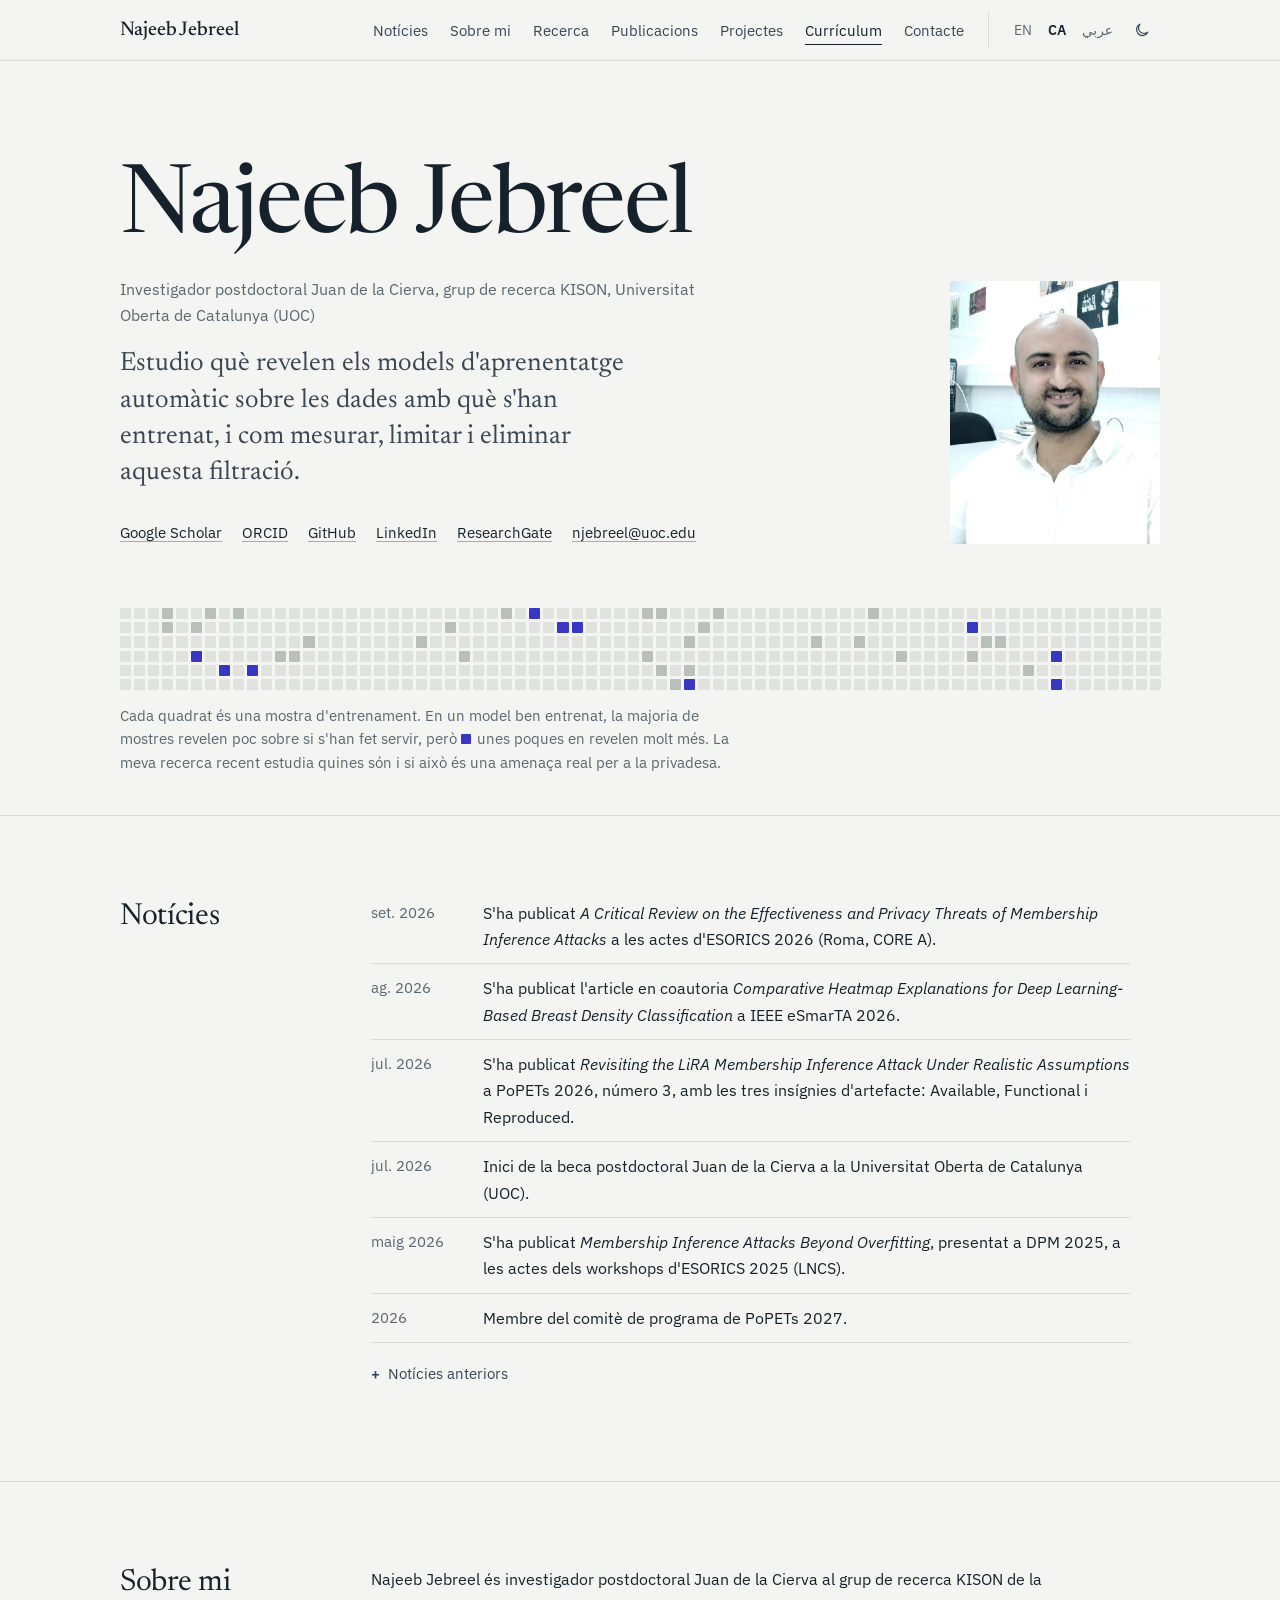
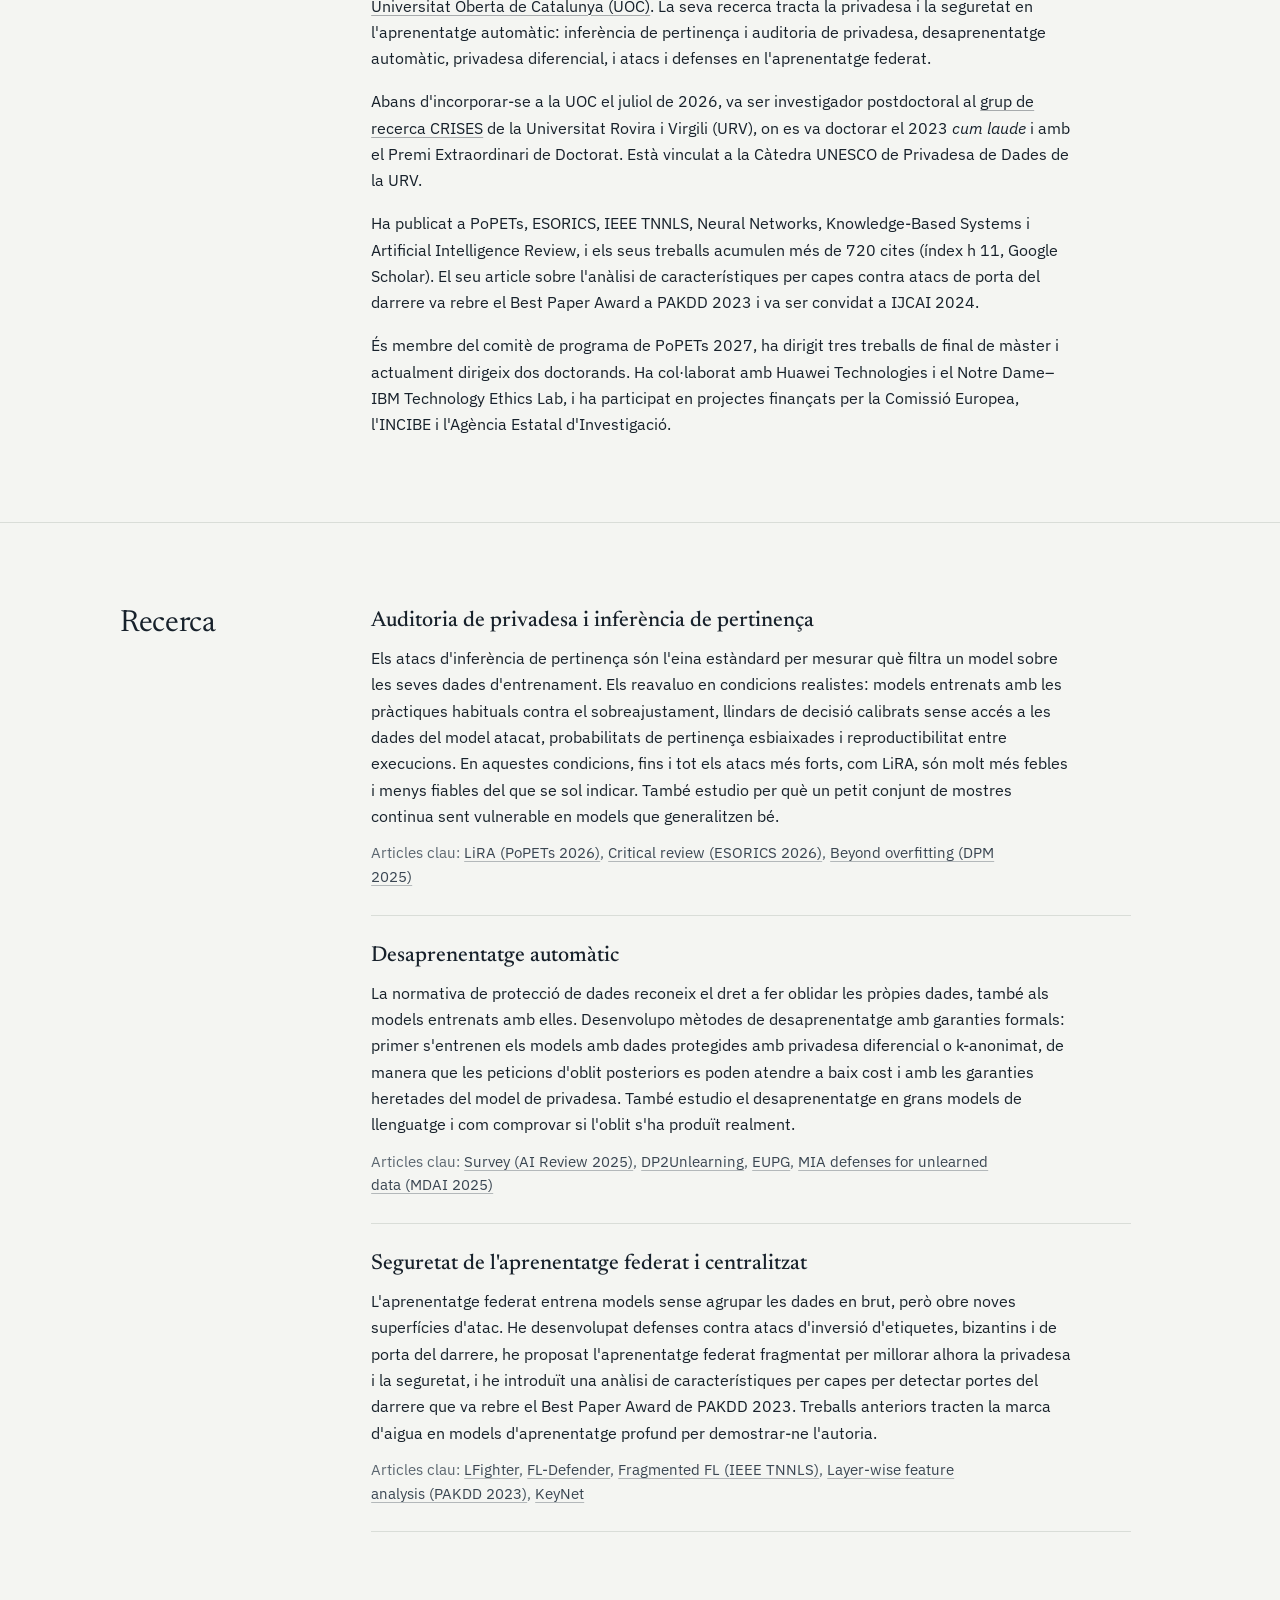
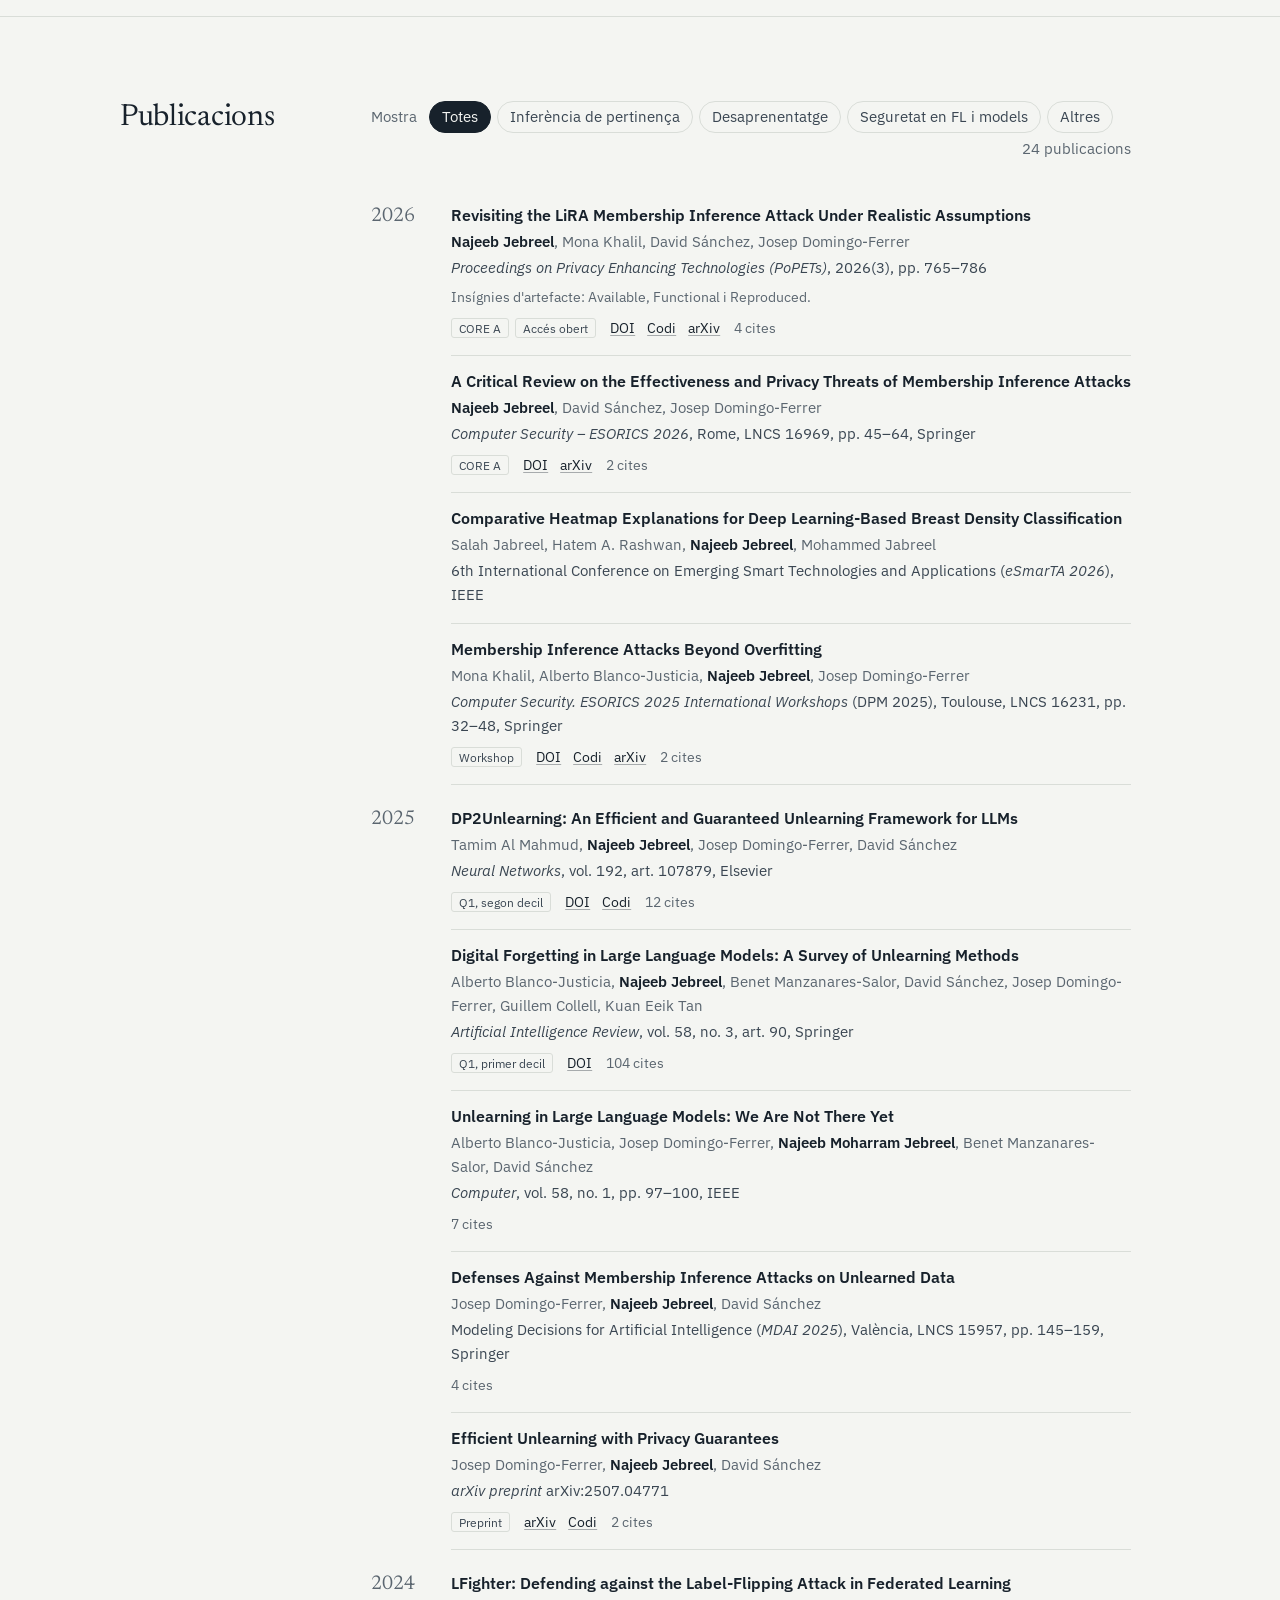
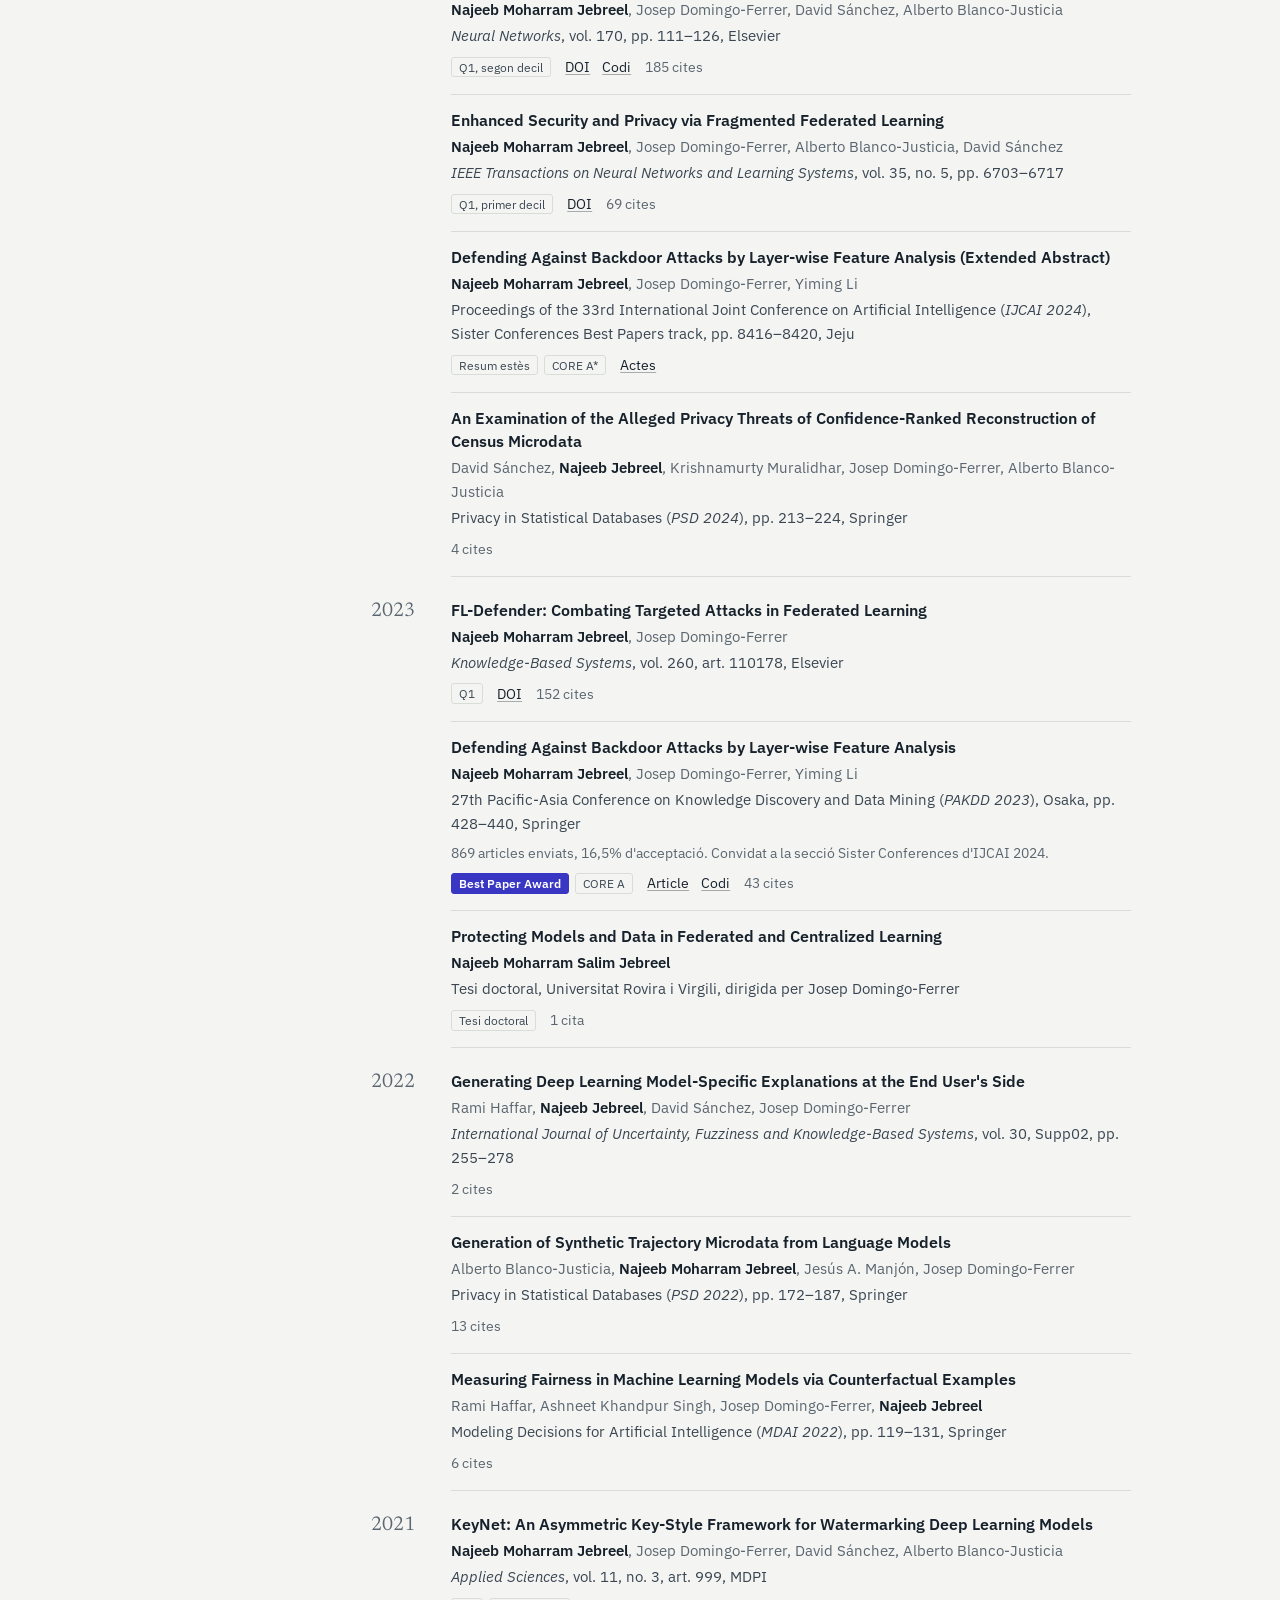
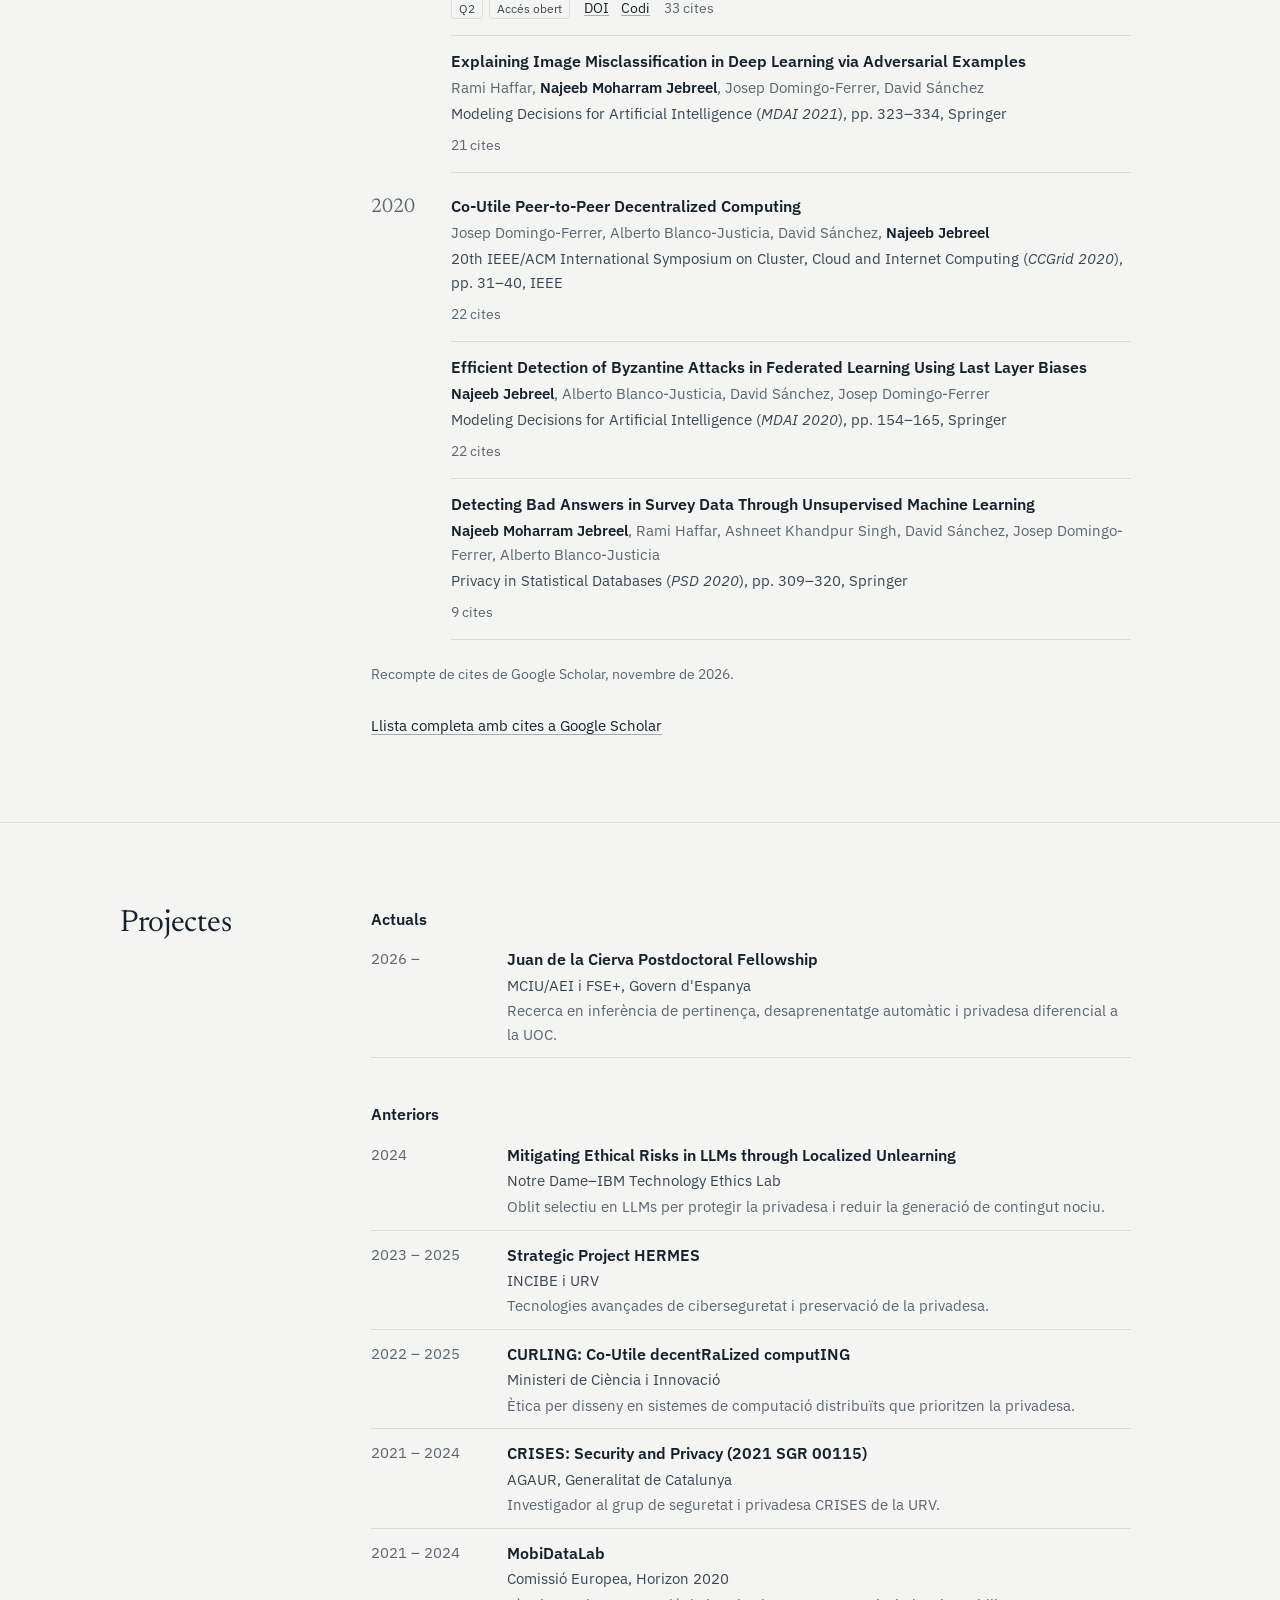
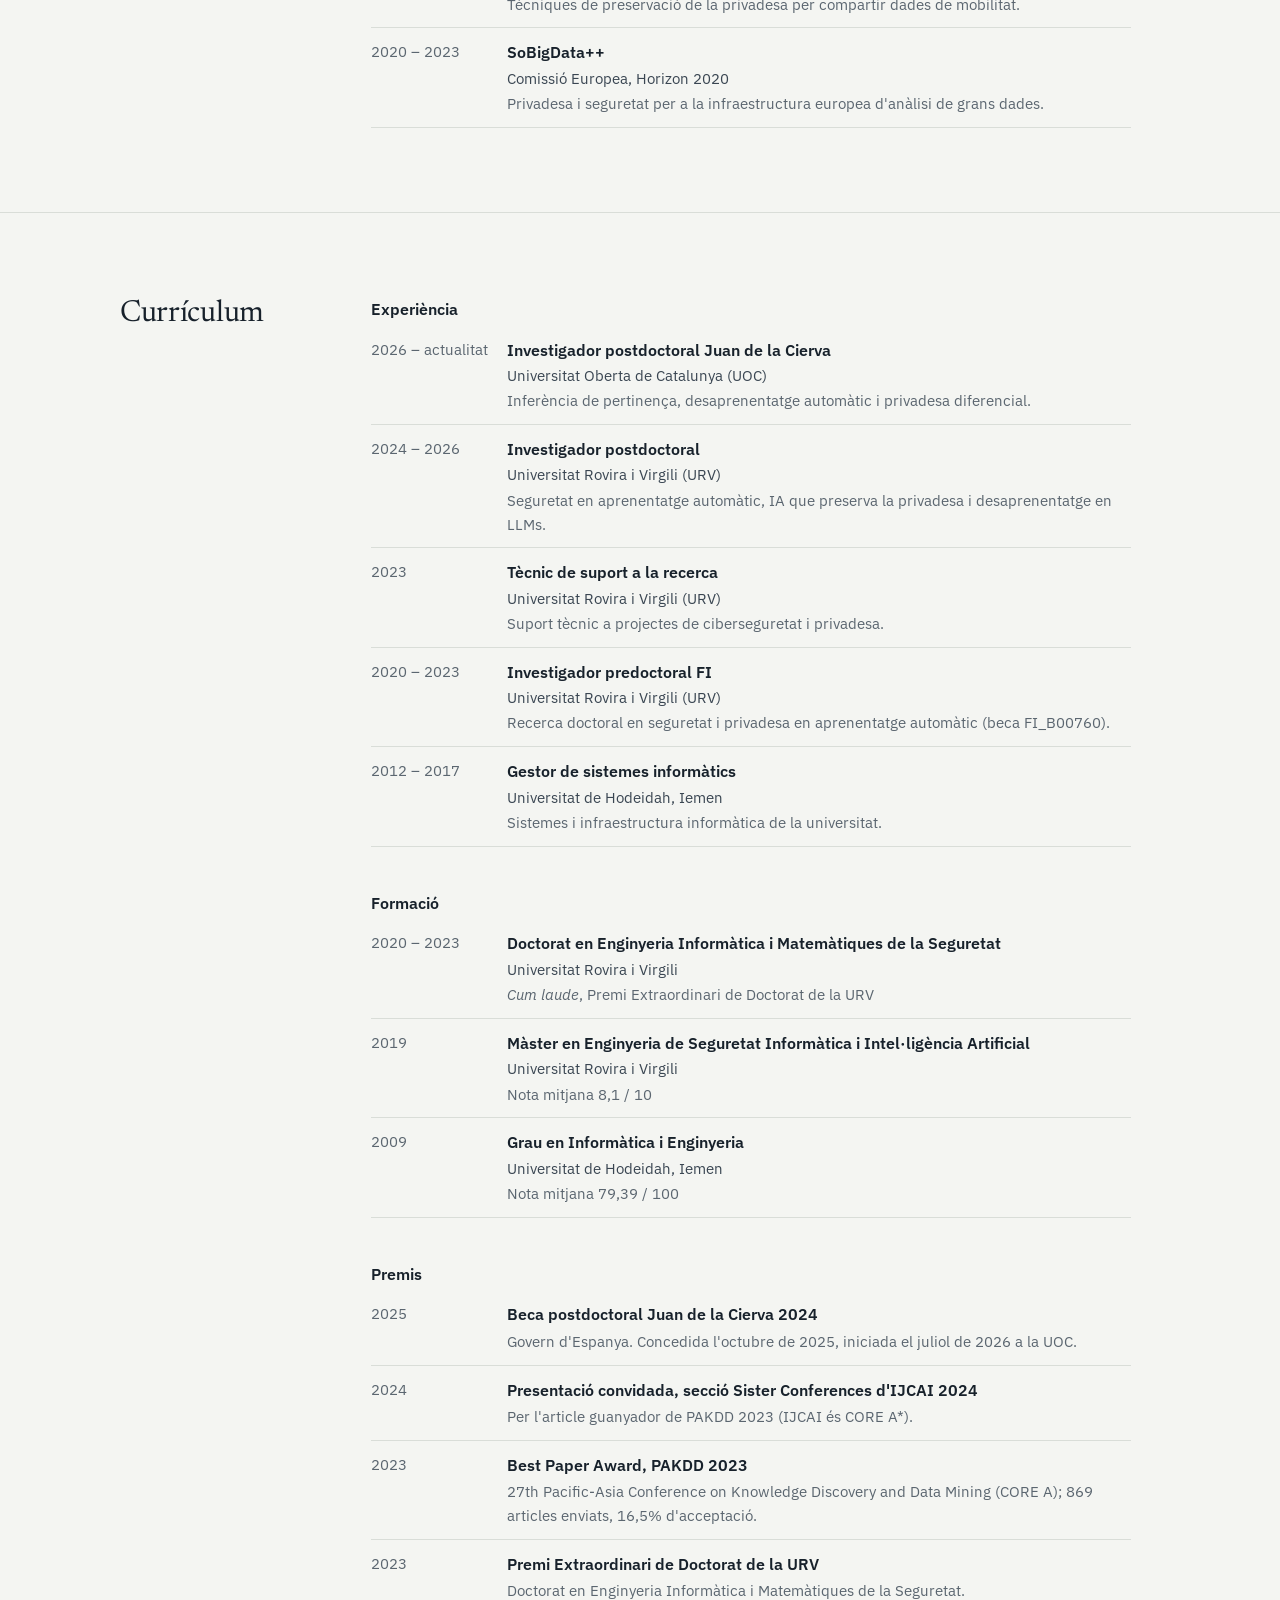
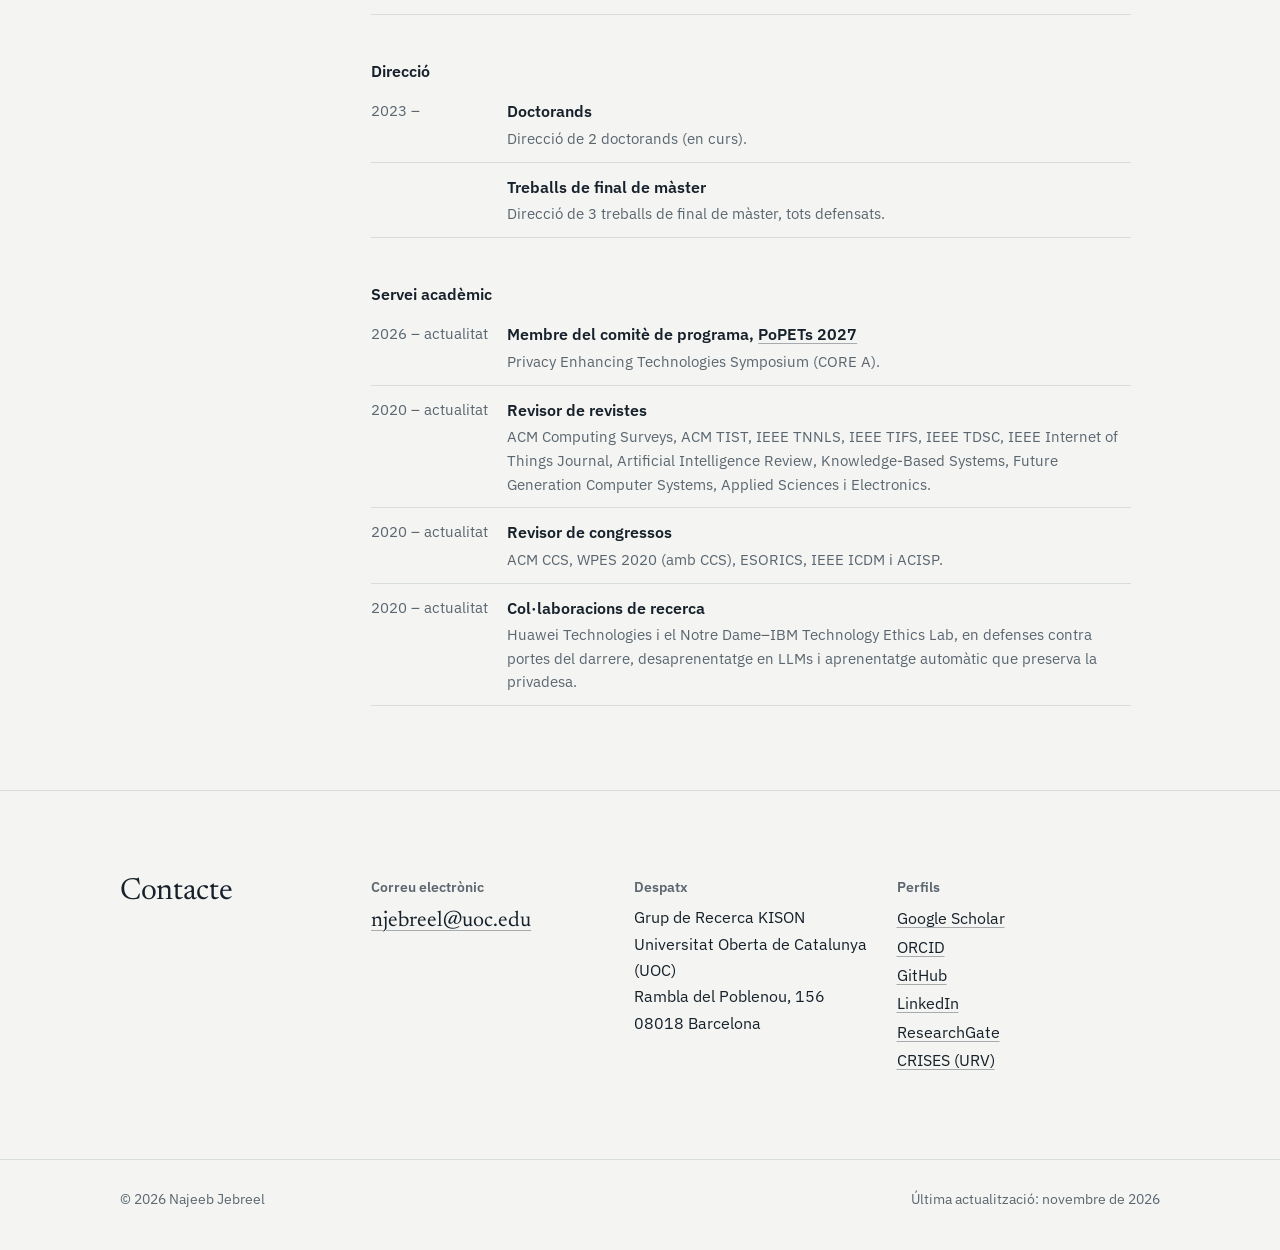
<file: index-ca.html>
<!DOCTYPE html>
<html lang="ca" dir="ltr">
<head>
  <meta charset="UTF-8">
  <meta name="viewport" content="width=device-width, initial-scale=1">
  <title>Najeeb Jebreel — Privadesa i seguretat en aprenentatge automàtic</title>
  <meta name="description" content="Najeeb Jebreel és investigador postdoctoral Juan de la Cierva a la Universitat Oberta de Catalunya (UOC) i treballa en privadesa i seguretat en aprenentatge automàtic: inferència de pertinença, desaprenentatge automàtic, privadesa diferencial i seguretat de l&#x27;aprenentatge federat.">
  <meta name="author" content="Najeeb Jebreel">
  <meta name="color-scheme" content="light dark">
  <link rel="canonical" href="https://najeebjebreel.github.io/index-ca.html">
  <link rel="alternate" hreflang="en" href="https://najeebjebreel.github.io/">
  <link rel="alternate" hreflang="ca" href="https://najeebjebreel.github.io/index-ca.html">
  <link rel="alternate" hreflang="ar" href="https://najeebjebreel.github.io/index-ar.html">
  <link rel="alternate" hreflang="x-default" href="https://najeebjebreel.github.io/">
  <meta property="og:type" content="profile">
  <meta property="og:title" content="Najeeb Jebreel — Privadesa i seguretat en aprenentatge automàtic">
  <meta property="og:description" content="Najeeb Jebreel és investigador postdoctoral Juan de la Cierva a la Universitat Oberta de Catalunya (UOC) i treballa en privadesa i seguretat en aprenentatge automàtic: inferència de pertinença, desaprenentatge automàtic, privadesa diferencial i seguretat de l&#x27;aprenentatge federat.">
  <meta property="og:url" content="https://najeebjebreel.github.io/index-ca.html">
  <meta property="og:image" content="https://najeebjebreel.github.io/images/profile_photo.jpg">
  <meta name="twitter:card" content="summary">
  <script type="application/ld+json">{"@context":"https://schema.org","@type":"Person","name":"Najeeb Jebreel","alternateName":"Najeeb Moharram Salim Jebreel","honorificPrefix":"Dr.","jobTitle":"Juan de la Cierva Postdoctoral Fellow","affiliation":{"@type":"Organization","name":"Universitat Oberta de Catalunya","url":"https://www.uoc.edu/"},"alumniOf":{"@type":"CollegeOrUniversity","name":"Universitat Rovira i Virgili"},"email":"mailto:njebreel@uoc.edu","url":"https://najeebjebreel.github.io/","image":"https://najeebjebreel.github.io/images/profile_photo.jpg","knowsAbout":["Membership inference attacks","Machine unlearning","Differential privacy","Federated learning security"],"sameAs":["https://scholar.google.com/citations?user=aWbGsA4AAAAJ&hl=en","https://orcid.org/0000-0002-4911-3802","https://github.com/najeebjebreel","https://www.linkedin.com/in/najeebjebreel/","https://www.researchgate.net/profile/Najeeb-Jebreel"]}</script>
  <script>
    (function () {
      var t = null;
      try { t = localStorage.getItem('theme'); } catch (e) {}
      if (!t) t = window.matchMedia('(prefers-color-scheme: dark)').matches ? 'dark' : 'light';
      document.documentElement.dataset.theme = t;
    })();
  </script>
  <link rel="icon" href="favicon.svg" type="image/svg+xml">
  <link rel="preconnect" href="https://fonts.googleapis.com">
  <link rel="preconnect" href="https://fonts.gstatic.com" crossorigin>
  <link rel="stylesheet" href="https://fonts.googleapis.com/css2?family=IBM+Plex+Sans:ital,wght@0,400;0,500;0,600;1,400&amp;family=Newsreader:ital,opsz,wght@0,6..72,400;0,6..72,500;1,6..72,400&amp;display=swap">
  <link rel="stylesheet" href="styles.css?v=2">
</head>
<body>
<a class="skip-link" href="#main">Salta al contingut</a>

<header class="site-header">
  <div class="wrap">
    <a class="wordmark" href="#top">Najeeb Jebreel</a>
    <nav class="nav" id="nav" aria-label="Seccions">
      <ul>
          <li><a href="#news">Notícies</a></li>
          <li><a href="#about">Sobre mi</a></li>
          <li><a href="#research">Recerca</a></li>
          <li><a href="#publications">Publicacions</a></li>
          <li><a href="#projects">Projectes</a></li>
          <li><a href="#cv">Currículum</a></li>
          <li><a href="#contact">Contacte</a></li>
      </ul>
    </nav>
    <div class="tools">
      <div class="lang" role="group" aria-label="Idioma"><a href="index.html" hreflang="en" lang="en" title="English">EN</a><span aria-current="page" lang="ca" title="Català">CA</span><a href="index-ar.html" hreflang="ar" lang="ar" class="ar" title="العربية">عربي</a></div>
      <button class="icon-btn theme-btn" id="themeBtn" type="button" aria-label="Mode fosc" aria-pressed="false">
        <svg class="moon" viewBox="0 0 24 24" fill="none" stroke="currentColor" stroke-width="1.6" aria-hidden="true"><path d="M20 14.5A8 8 0 1 1 9.5 4a6.5 6.5 0 0 0 10.5 10.5Z"/></svg>
        <svg class="sun" viewBox="0 0 24 24" fill="none" stroke="currentColor" stroke-width="1.6" aria-hidden="true"><circle cx="12" cy="12" r="4"/><path d="M12 2v2M12 20v2M2 12h2M20 12h2M4.9 4.9l1.4 1.4M17.7 17.7l1.4 1.4M4.9 19.1l1.4-1.4M17.7 6.3l1.4-1.4"/></svg>
      </button>
      <button class="icon-btn menu-btn" id="menuBtn" type="button" aria-label="Menú" aria-expanded="false" aria-controls="nav">
        <svg viewBox="0 0 24 24" fill="none" stroke="currentColor" stroke-width="1.6" aria-hidden="true"><path d="M4 7h16M4 12h16M4 17h16"/></svg>
      </button>
    </div>
  </div>
</header>

<main id="main">
  <div class="hero" id="top">
    <div class="wrap">
      <div class="hero-grid">
        <div>
          <h1>Najeeb Jebreel</h1>
          <p class="role">Investigador postdoctoral Juan de la Cierva, grup de recerca KISON, Universitat Oberta de Catalunya (UOC)</p>
          <p class="statement">Estudio què revelen els models d'aprenentatge automàtic sobre les dades amb què s'han entrenat, i com mesurar, limitar i eliminar aquesta filtració.</p>
          <p class="links"><a href="https://scholar.google.com/citations?user=aWbGsA4AAAAJ&amp;hl=en" rel="noopener">Google Scholar</a> <a href="https://orcid.org/0000-0002-4911-3802" rel="noopener">ORCID</a> <a href="https://github.com/najeebjebreel" rel="noopener">GitHub</a> <a href="https://www.linkedin.com/in/najeebjebreel/" rel="noopener">LinkedIn</a> <a href="https://www.researchgate.net/profile/Najeeb-Jebreel" rel="noopener">ResearchGate</a> <a href="mailto:njebreel@uoc.edu">njebreel@uoc.edu</a></p>
        </div>
        <img class="portrait" src="images/profile_photo.jpg" alt="" width="210" height="263">
      </div>
      <figure class="samples">
        <div class="sample-field" id="sampleField" aria-hidden="true"></div>
        <figcaption>Cada quadrat és una mostra d'entrenament. En un model ben entrenat, la majoria de mostres revelen poc sobre si s'han fet servir, però <span class="key" aria-hidden="true"></span>unes poques en revelen molt més. La meva recerca recent estudia quines són i si això és una amenaça real per a la privadesa.</figcaption>
      </figure>
    </div>
  </div>

  <section class="sec" id="news" aria-labelledby="h-news">
    <div class="wrap">
      <h2 id="h-news">Notícies</h2>
      <div class="sec-body">
        <ul class="news">
          <li><time datetime="2026-09">set. 2026</time><p>S'ha publicat <cite>A Critical Review on the Effectiveness and Privacy Threats of Membership Inference Attacks</cite> a les actes d'ESORICS 2026 (Roma, CORE A).</p></li>
          <li><time datetime="2026-08">ag. 2026</time><p>S'ha publicat l'article en coautoria <cite>Comparative Heatmap Explanations for Deep Learning-Based Breast Density Classification</cite> a IEEE eSmarTA 2026.</p></li>
          <li><time datetime="2026-07">jul. 2026</time><p>S'ha publicat <cite>Revisiting the LiRA Membership Inference Attack Under Realistic Assumptions</cite> a PoPETs 2026, número 3, amb les tres insígnies d'artefacte: Available, Functional i Reproduced.</p></li>
          <li><time datetime="2026-07">jul. 2026</time><p>Inici de la beca postdoctoral Juan de la Cierva a la Universitat Oberta de Catalunya (UOC).</p></li>
          <li><time datetime="2026-05">maig 2026</time><p>S'ha publicat <cite>Membership Inference Attacks Beyond Overfitting</cite>, presentat a DPM 2025, a les actes dels workshops d'ESORICS 2025 (LNCS).</p></li>
          <li><time datetime="2026">2026</time><p>Membre del comitè de programa de PoPETs 2027.</p></li>
        </ul>
        <details class="more">
          <summary>Notícies anteriors</summary>
          <ul class="news">
            <li><time datetime="2025-01">gen. 2025</time><p>S'ha publicat l'estudi <cite>Digital Forgetting in Large Language Models</cite> a Artificial Intelligence Review (Q1, primer decil).</p></li>
            <li><time datetime="2024">2024</time><p>Presentació de l'article guanyador de PAKDD 2023 a IJCAI 2024 (CORE A*), secció Sister Conferences, Jeju, Corea del Sud.</p></li>
            <li><time datetime="2024">2024</time><p>S'ha publicat <cite>Enhanced Security and Privacy via Fragmented Federated Learning</cite> a IEEE TNNLS (Q1, primer decil).</p></li>
            <li><time datetime="2023">2023</time><p>Premi Extraordinari de Doctorat de la URV per la tesi doctoral en Enginyeria Informàtica i Matemàtiques de la Seguretat.</p></li>
            <li><time datetime="2023">2023</time><p>Best Paper Award a PAKDD 2023 (CORE A), Osaka, entre 869 articles enviats.</p></li>
          </ul>
        </details>
      </div>
    </div>
  </section>

  <section class="sec" id="about" aria-labelledby="h-about">
    <div class="wrap">
      <h2 id="h-about">Sobre mi</h2>
      <div class="sec-body prose">
          <p>Najeeb Jebreel és investigador postdoctoral Juan de la Cierva al grup de recerca KISON de la <a rel="noopener" href="https://www.uoc.edu/ca">Universitat Oberta de Catalunya (UOC)</a>. La seva recerca tracta la privadesa i la seguretat en l'aprenentatge automàtic: inferència de pertinença i auditoria de privadesa, desaprenentatge automàtic, privadesa diferencial, i atacs i defenses en l'aprenentatge federat.</p>
          <p>Abans d'incorporar-se a la UOC el juliol de 2026, va ser investigador postdoctoral al <a rel="noopener" href="https://crises-deim.urv.cat/">grup de recerca CRISES</a> de la Universitat Rovira i Virgili (URV), on es va doctorar el 2023 <i>cum laude</i> i amb el Premi Extraordinari de Doctorat. Està vinculat a la Càtedra UNESCO de Privadesa de Dades de la URV.</p>
          <p>Ha publicat a PoPETs, ESORICS, IEEE TNNLS, Neural Networks, Knowledge-Based Systems i Artificial Intelligence Review, i els seus treballs acumulen més de 720 cites (índex h 11, Google Scholar). El seu article sobre l'anàlisi de característiques per capes contra atacs de porta del darrere va rebre el Best Paper Award a PAKDD 2023 i va ser convidat a IJCAI 2024.</p>
          <p>És membre del comitè de programa de PoPETs 2027, ha dirigit tres treballs de final de màster i actualment dirigeix dos doctorands. Ha col·laborat amb Huawei Technologies i el Notre Dame–IBM Technology Ethics Lab, i ha participat en projectes finançats per la Comissió Europea, l'INCIBE i l'Agència Estatal d'Investigació.</p>
      </div>
    </div>
  </section>

  <section class="sec" id="research" aria-labelledby="h-research">
    <div class="wrap">
      <h2 id="h-research">Recerca</h2>
      <div class="sec-body">
        <ul class="themes">
          <li>
            <h3>Auditoria de privadesa i inferència de pertinença</h3>
            <p>Els atacs d'inferència de pertinença són l'eina estàndard per mesurar què filtra un model sobre les seves dades d'entrenament. Els reavaluo en condicions realistes: models entrenats amb les pràctiques habituals contra el sobreajustament, llindars de decisió calibrats sense accés a les dades del model atacat, probabilitats de pertinença esbiaixades i reproductibilitat entre execucions. En aquestes condicions, fins i tot els atacs més forts, com LiRA, són molt més febles i menys fiables del que se sol indicar. També estudio per què un petit conjunt de mostres continua sent vulnerable en models que generalitzen bé.</p>
            <p class="key-papers">Articles clau: <span><a href="#p-lira">LiRA (PoPETs 2026)</a>, <a href="#p-critical-review">Critical review (ESORICS 2026)</a>, <a href="#p-beyond-overfitting">Beyond overfitting (DPM 2025)</a></span></p>
          </li>
          <li>
            <h3>Desaprenentatge automàtic</h3>
            <p>La normativa de protecció de dades reconeix el dret a fer oblidar les pròpies dades, també als models entrenats amb elles. Desenvolupo mètodes de desaprenentatge amb garanties formals: primer s'entrenen els models amb dades protegides amb privadesa diferencial o k-anonimat, de manera que les peticions d'oblit posteriors es poden atendre a baix cost i amb les garanties heretades del model de privadesa. També estudio el desaprenentatge en grans models de llenguatge i com comprovar si l'oblit s'ha produït realment.</p>
            <p class="key-papers">Articles clau: <span><a href="#p-digital-forgetting">Survey (AI Review 2025)</a>, <a href="#p-dp2unlearning">DP2Unlearning</a>, <a href="#p-eupg">EUPG</a>, <a href="#p-mia-unlearned">MIA defenses for unlearned data (MDAI 2025)</a></span></p>
          </li>
          <li>
            <h3>Seguretat de l'aprenentatge federat i centralitzat</h3>
            <p>L'aprenentatge federat entrena models sense agrupar les dades en brut, però obre noves superfícies d'atac. He desenvolupat defenses contra atacs d'inversió d'etiquetes, bizantins i de porta del darrere, he proposat l'aprenentatge federat fragmentat per millorar alhora la privadesa i la seguretat, i he introduït una anàlisi de característiques per capes per detectar portes del darrere que va rebre el Best Paper Award de PAKDD 2023. Treballs anteriors tracten la marca d'aigua en models d'aprenentatge profund per demostrar-ne l'autoria.</p>
            <p class="key-papers">Articles clau: <span><a href="#p-lfighter">LFighter</a>, <a href="#p-fl-defender">FL-Defender</a>, <a href="#p-fragmented-fl">Fragmented FL (IEEE TNNLS)</a>, <a href="#p-dbalfa">Layer-wise feature analysis (PAKDD 2023)</a>, <a href="#p-keynet">KeyNet</a></span></p>
          </li>
        </ul>
      </div>
    </div>
  </section>

  <section class="sec" id="publications" aria-labelledby="h-pubs">
    <div class="wrap">
      <h2 id="h-pubs">Publicacions</h2>
      <div class="sec-body">
        <div class="filters" id="pubFilters" role="group" aria-label="Mostra" hidden>
          <span class="label">Mostra</span><button type="button" data-topic="all" aria-pressed="true">Totes</button><button type="button" data-topic="mia" aria-pressed="false">Inferència de pertinença</button><button type="button" data-topic="unl" aria-pressed="false">Desaprenentatge</button><button type="button" data-topic="sec" aria-pressed="false">Seguretat en FL i models</button><button type="button" data-topic="oth" aria-pressed="false">Altres</button>
          <span class="count" id="pubCount" aria-live="polite" data-template="{n} publicacions">24 publicacions</span>
        </div>
        <section class="year" aria-label="2026">
          <h3>2026</h3>
          <ol class="pubs">
          <li id="p-lira" data-topics="mia">
            <p class="pub-title">Revisiting the LiRA Membership Inference Attack Under Realistic Assumptions</p>
            <p class="pub-authors"><b>Najeeb Jebreel</b>, Mona Khalil, David Sánchez, Josep Domingo-Ferrer</p>
            <p class="pub-venue"><em>Proceedings on Privacy Enhancing Technologies (PoPETs)</em>, 2026(3), pp. 765–786</p>
            <p class="pub-note">Insígnies d'artefacte: Available, Functional i Reproduced.</p>
            <p class="pub-meta"><span class="tags"><span class="tag">CORE A</span><span class="tag">Accés obert</span></span><span class="links"><a href="https://doi.org/10.56553/popets-2026-0105" rel="noopener">DOI</a><a href="https://github.com/najeebjebreel/lira_analysis" rel="noopener">Codi</a><a href="https://arxiv.org/abs/2603.07567" rel="noopener">arXiv</a></span><span class="cites">4 cites</span></p>
          </li>
          <li id="p-critical-review" data-topics="mia">
            <p class="pub-title">A Critical Review on the Effectiveness and Privacy Threats of Membership Inference Attacks</p>
            <p class="pub-authors"><b>Najeeb Jebreel</b>, David Sánchez, Josep Domingo-Ferrer</p>
            <p class="pub-venue"><em>Computer Security – ESORICS 2026</em>, Rome, LNCS 16969, pp. 45–64, Springer</p>
            <p class="pub-meta"><span class="tags"><span class="tag">CORE A</span></span><span class="links"><a href="https://doi.org/10.1007/978-3-032-38695-3_3" rel="noopener">DOI</a><a href="https://arxiv.org/abs/2603.22987" rel="noopener">arXiv</a></span><span class="cites">2 cites</span></p>
          </li>
          <li id="p-heatmaps" data-topics="oth">
            <p class="pub-title">Comparative Heatmap Explanations for Deep Learning-Based Breast Density Classification</p>
            <p class="pub-authors">Salah Jabreel, Hatem A. Rashwan, <b>Najeeb Jebreel</b>, Mohammed Jabreel</p>
            <p class="pub-venue">6th International Conference on Emerging Smart Technologies and Applications (<em>eSmarTA 2026</em>), IEEE</p>
          </li>
          <li id="p-beyond-overfitting" data-topics="mia">
            <p class="pub-title">Membership Inference Attacks Beyond Overfitting</p>
            <p class="pub-authors">Mona Khalil, Alberto Blanco-Justicia, <b>Najeeb Jebreel</b>, Josep Domingo-Ferrer</p>
            <p class="pub-venue"><em>Computer Security. ESORICS 2025 International Workshops</em> (DPM 2025), Toulouse, LNCS 16231, pp. 32–48, Springer</p>
            <p class="pub-meta"><span class="tags"><span class="tag">Workshop</span></span><span class="links"><a href="https://doi.org/10.1007/978-3-032-16089-8_3" rel="noopener">DOI</a><a href="https://github.com/najeebjebreel/mia_analysis" rel="noopener">Codi</a><a href="https://arxiv.org/abs/2511.16792" rel="noopener">arXiv</a></span><span class="cites">2 cites</span></p>
          </li>
          </ol>
        </section>
        <section class="year" aria-label="2025">
          <h3>2025</h3>
          <ol class="pubs">
          <li id="p-dp2unlearning" data-topics="unl">
            <p class="pub-title">DP2Unlearning: An Efficient and Guaranteed Unlearning Framework for LLMs</p>
            <p class="pub-authors">Tamim Al Mahmud, <b>Najeeb Jebreel</b>, Josep Domingo-Ferrer, David Sánchez</p>
            <p class="pub-venue"><em>Neural Networks</em>, vol. 192, art. 107879, Elsevier</p>
            <p class="pub-meta"><span class="tags"><span class="tag">Q1, segon decil</span></span><span class="links"><a href="https://doi.org/10.1016/j.neunet.2025.107879" rel="noopener">DOI</a><a href="https://github.com/tamimalmahmud/LLM-Unlearning/tree/main/DP2Unlearning" rel="noopener">Codi</a></span><span class="cites">12 cites</span></p>
          </li>
          <li id="p-digital-forgetting" data-topics="unl">
            <p class="pub-title">Digital Forgetting in Large Language Models: A Survey of Unlearning Methods</p>
            <p class="pub-authors">Alberto Blanco-Justicia, <b>Najeeb Jebreel</b>, Benet Manzanares-Salor, David Sánchez, Josep Domingo-Ferrer, Guillem Collell, Kuan Eeik Tan</p>
            <p class="pub-venue"><em>Artificial Intelligence Review</em>, vol. 58, no. 3, art. 90, Springer</p>
            <p class="pub-meta"><span class="tags"><span class="tag">Q1, primer decil</span></span><span class="links"><a href="https://doi.org/10.1007/s10462-024-11078-6" rel="noopener">DOI</a></span><span class="cites">104 cites</span></p>
          </li>
          <li id="p-not-there-yet" data-topics="unl">
            <p class="pub-title">Unlearning in Large Language Models: We Are Not There Yet</p>
            <p class="pub-authors">Alberto Blanco-Justicia, Josep Domingo-Ferrer, <b>Najeeb Moharram Jebreel</b>, Benet Manzanares-Salor, David Sánchez</p>
            <p class="pub-venue"><em>Computer</em>, vol. 58, no. 1, pp. 97–100, IEEE</p>
            <p class="pub-meta"><span class="cites">7 cites</span></p>
          </li>
          <li id="p-mia-unlearned" data-topics="unl mia">
            <p class="pub-title">Defenses Against Membership Inference Attacks on Unlearned Data</p>
            <p class="pub-authors">Josep Domingo-Ferrer, <b>Najeeb Jebreel</b>, David Sánchez</p>
            <p class="pub-venue">Modeling Decisions for Artificial Intelligence (<em>MDAI 2025</em>), València, LNCS 15957, pp. 145–159, Springer</p>
            <p class="pub-meta"><span class="cites">4 cites</span></p>
          </li>
          <li id="p-eupg" data-topics="unl">
            <p class="pub-title">Efficient Unlearning with Privacy Guarantees</p>
            <p class="pub-authors">Josep Domingo-Ferrer, <b>Najeeb Jebreel</b>, David Sánchez</p>
            <p class="pub-venue"><em>arXiv preprint</em> arXiv:2507.04771</p>
            <p class="pub-meta"><span class="tags"><span class="tag">Preprint</span></span><span class="links"><a href="https://arxiv.org/abs/2507.04771" rel="noopener">arXiv</a><a href="https://github.com/najeebjebreel/EUPG" rel="noopener">Codi</a></span><span class="cites">2 cites</span></p>
          </li>
          </ol>
        </section>
        <section class="year" aria-label="2024">
          <h3>2024</h3>
          <ol class="pubs">
          <li id="p-lfighter" data-topics="sec">
            <p class="pub-title">LFighter: Defending against the Label-Flipping Attack in Federated Learning</p>
            <p class="pub-authors"><b>Najeeb Moharram Jebreel</b>, Josep Domingo-Ferrer, David Sánchez, Alberto Blanco-Justicia</p>
            <p class="pub-venue"><em>Neural Networks</em>, vol. 170, pp. 111–126, Elsevier</p>
            <p class="pub-meta"><span class="tags"><span class="tag">Q1, segon decil</span></span><span class="links"><a href="https://doi.org/10.1016/j.neunet.2023.11.019" rel="noopener">DOI</a><a href="https://github.com/najeebjebreel/LFighter" rel="noopener">Codi</a></span><span class="cites">185 cites</span></p>
          </li>
          <li id="p-fragmented-fl" data-topics="sec">
            <p class="pub-title">Enhanced Security and Privacy via Fragmented Federated Learning</p>
            <p class="pub-authors"><b>Najeeb Moharram Jebreel</b>, Josep Domingo-Ferrer, Alberto Blanco-Justicia, David Sánchez</p>
            <p class="pub-venue"><em>IEEE Transactions on Neural Networks and Learning Systems</em>, vol. 35, no. 5, pp. 6703–6717</p>
            <p class="pub-meta"><span class="tags"><span class="tag">Q1, primer decil</span></span><span class="links"><a href="https://doi.org/10.1109/TNNLS.2022.3212627" rel="noopener">DOI</a></span><span class="cites">69 cites</span></p>
          </li>
          <li id="p-dbalfa-ijcai" data-topics="sec">
            <p class="pub-title">Defending Against Backdoor Attacks by Layer-wise Feature Analysis (Extended Abstract)</p>
            <p class="pub-authors"><b>Najeeb Moharram Jebreel</b>, Josep Domingo-Ferrer, Yiming Li</p>
            <p class="pub-venue">Proceedings of the 33rd International Joint Conference on Artificial Intelligence (<em>IJCAI 2024</em>), Sister Conferences Best Papers track, pp. 8416–8420, Jeju</p>
            <p class="pub-meta"><span class="tags"><span class="tag">Resum estès</span><span class="tag">CORE A*</span></span><span class="links"><a href="https://www.ijcai.org/proceedings/2024/" rel="noopener">Actes</a></span></p>
          </li>
          <li id="p-census" data-topics="oth">
            <p class="pub-title">An Examination of the Alleged Privacy Threats of Confidence-Ranked Reconstruction of Census Microdata</p>
            <p class="pub-authors">David Sánchez, <b>Najeeb Jebreel</b>, Krishnamurty Muralidhar, Josep Domingo-Ferrer, Alberto Blanco-Justicia</p>
            <p class="pub-venue">Privacy in Statistical Databases (<em>PSD 2024</em>), pp. 213–224, Springer</p>
            <p class="pub-meta"><span class="cites">4 cites</span></p>
          </li>
          </ol>
        </section>
        <section class="year" aria-label="2023">
          <h3>2023</h3>
          <ol class="pubs">
          <li id="p-fl-defender" data-topics="sec">
            <p class="pub-title">FL-Defender: Combating Targeted Attacks in Federated Learning</p>
            <p class="pub-authors"><b>Najeeb Moharram Jebreel</b>, Josep Domingo-Ferrer</p>
            <p class="pub-venue"><em>Knowledge-Based Systems</em>, vol. 260, art. 110178, Elsevier</p>
            <p class="pub-meta"><span class="tags"><span class="tag">Q1</span></span><span class="links"><a href="https://doi.org/10.1016/j.knosys.2022.110178" rel="noopener">DOI</a></span><span class="cites">152 cites</span></p>
          </li>
          <li id="p-dbalfa" data-topics="sec">
            <p class="pub-title">Defending Against Backdoor Attacks by Layer-wise Feature Analysis</p>
            <p class="pub-authors"><b>Najeeb Moharram Jebreel</b>, Josep Domingo-Ferrer, Yiming Li</p>
            <p class="pub-venue">27th Pacific-Asia Conference on Knowledge Discovery and Data Mining (<em>PAKDD 2023</em>), Osaka, pp. 428–440, Springer</p>
            <p class="pub-note">869 articles enviats, 16,5% d'acceptació. Convidat a la secció Sister Conferences d'IJCAI 2024.</p>
            <p class="pub-meta"><span class="tags"><span class="tag award">Best Paper Award</span><span class="tag">CORE A</span></span><span class="links"><a href="https://link.springer.com/chapter/10.1007/978-3-031-33377-4_33" rel="noopener">Article</a><a href="https://github.com/najeebjebreel/DBALFA" rel="noopener">Codi</a></span><span class="cites">43 cites</span></p>
          </li>
          <li id="p-thesis" data-topics="sec">
            <p class="pub-title">Protecting Models and Data in Federated and Centralized Learning</p>
            <p class="pub-authors"><b>Najeeb Moharram Salim Jebreel</b></p>
            <p class="pub-venue">Tesi doctoral, Universitat Rovira i Virgili, dirigida per Josep Domingo-Ferrer</p>
            <p class="pub-meta"><span class="tags"><span class="tag">Tesi doctoral</span></span><span class="cites">1 cita</span></p>
          </li>
          </ol>
        </section>
        <section class="year" aria-label="2022">
          <h3>2022</h3>
          <ol class="pubs">
          <li id="p-explanations-end-user" data-topics="oth">
            <p class="pub-title">Generating Deep Learning Model-Specific Explanations at the End User's Side</p>
            <p class="pub-authors">Rami Haffar, <b>Najeeb Jebreel</b>, David Sánchez, Josep Domingo-Ferrer</p>
            <p class="pub-venue"><em>International Journal of Uncertainty, Fuzziness and Knowledge-Based Systems</em>, vol. 30, Supp02, pp. 255–278</p>
            <p class="pub-meta"><span class="cites">2 cites</span></p>
          </li>
          <li id="p-synthetic-trajectories" data-topics="oth">
            <p class="pub-title">Generation of Synthetic Trajectory Microdata from Language Models</p>
            <p class="pub-authors">Alberto Blanco-Justicia, <b>Najeeb Moharram Jebreel</b>, Jesús A. Manjón, Josep Domingo-Ferrer</p>
            <p class="pub-venue">Privacy in Statistical Databases (<em>PSD 2022</em>), pp. 172–187, Springer</p>
            <p class="pub-meta"><span class="cites">13 cites</span></p>
          </li>
          <li id="p-fairness" data-topics="oth">
            <p class="pub-title">Measuring Fairness in Machine Learning Models via Counterfactual Examples</p>
            <p class="pub-authors">Rami Haffar, Ashneet Khandpur Singh, Josep Domingo-Ferrer, <b>Najeeb Jebreel</b></p>
            <p class="pub-venue">Modeling Decisions for Artificial Intelligence (<em>MDAI 2022</em>), pp. 119–131, Springer</p>
            <p class="pub-meta"><span class="cites">6 cites</span></p>
          </li>
          </ol>
        </section>
        <section class="year" aria-label="2021">
          <h3>2021</h3>
          <ol class="pubs">
          <li id="p-keynet" data-topics="sec">
            <p class="pub-title">KeyNet: An Asymmetric Key-Style Framework for Watermarking Deep Learning Models</p>
            <p class="pub-authors"><b>Najeeb Moharram Jebreel</b>, Josep Domingo-Ferrer, David Sánchez, Alberto Blanco-Justicia</p>
            <p class="pub-venue"><em>Applied Sciences</em>, vol. 11, no. 3, art. 999, MDPI</p>
            <p class="pub-meta"><span class="tags"><span class="tag">Q2</span><span class="tag">Accés obert</span></span><span class="links"><a href="https://doi.org/10.3390/app11030999" rel="noopener">DOI</a><a href="https://github.com/najeebjebreel/KeyNet" rel="noopener">Codi</a></span><span class="cites">33 cites</span></p>
          </li>
          <li id="p-misclassification" data-topics="oth">
            <p class="pub-title">Explaining Image Misclassification in Deep Learning via Adversarial Examples</p>
            <p class="pub-authors">Rami Haffar, <b>Najeeb Moharram Jebreel</b>, Josep Domingo-Ferrer, David Sánchez</p>
            <p class="pub-venue">Modeling Decisions for Artificial Intelligence (<em>MDAI 2021</em>), pp. 323–334, Springer</p>
            <p class="pub-meta"><span class="cites">21 cites</span></p>
          </li>
          </ol>
        </section>
        <section class="year" aria-label="2020">
          <h3>2020</h3>
          <ol class="pubs">
          <li id="p-co-utile" data-topics="oth">
            <p class="pub-title">Co-Utile Peer-to-Peer Decentralized Computing</p>
            <p class="pub-authors">Josep Domingo-Ferrer, Alberto Blanco-Justicia, David Sánchez, <b>Najeeb Jebreel</b></p>
            <p class="pub-venue">20th IEEE/ACM International Symposium on Cluster, Cloud and Internet Computing (<em>CCGrid 2020</em>), pp. 31–40, IEEE</p>
            <p class="pub-meta"><span class="cites">22 cites</span></p>
          </li>
          <li id="p-byzantine" data-topics="sec">
            <p class="pub-title">Efficient Detection of Byzantine Attacks in Federated Learning Using Last Layer Biases</p>
            <p class="pub-authors"><b>Najeeb Jebreel</b>, Alberto Blanco-Justicia, David Sánchez, Josep Domingo-Ferrer</p>
            <p class="pub-venue">Modeling Decisions for Artificial Intelligence (<em>MDAI 2020</em>), pp. 154–165, Springer</p>
            <p class="pub-meta"><span class="cites">22 cites</span></p>
          </li>
          <li id="p-bad-answers" data-topics="oth">
            <p class="pub-title">Detecting Bad Answers in Survey Data Through Unsupervised Machine Learning</p>
            <p class="pub-authors"><b>Najeeb Moharram Jebreel</b>, Rami Haffar, Ashneet Khandpur Singh, David Sánchez, Josep Domingo-Ferrer, Alberto Blanco-Justicia</p>
            <p class="pub-venue">Privacy in Statistical Databases (<em>PSD 2020</em>), pp. 309–320, Springer</p>
            <p class="pub-meta"><span class="cites">9 cites</span></p>
          </li>
          </ol>
        </section>
        <p class="note">Recompte de cites de Google Scholar, novembre de 2026.</p>
        <p class="all-pubs"><a href="https://scholar.google.com/citations?user=aWbGsA4AAAAJ&amp;hl=en" rel="noopener">Llista completa amb cites a Google Scholar</a></p>
      </div>
    </div>
  </section>

  <section class="sec" id="projects" aria-labelledby="h-projects">
    <div class="wrap">
      <h2 id="h-projects">Projectes</h2>
      <div class="sec-body">
        <h3 class="sub">Actuals</h3>
        <ul class="rows">
          <li><span class="when">2026 –</span><div><p class="what">Juan de la Cierva Postdoctoral Fellowship</p><p class="where">MCIU/AEI i FSE+, Govern d'Espanya</p><div class="detail">Recerca en inferència de pertinença, desaprenentatge automàtic i privadesa diferencial a la UOC.</div></div></li>
        </ul>
        <h3 class="sub">Anteriors</h3>
        <ul class="rows">
          <li><span class="when">2024</span><div><p class="what">Mitigating Ethical Risks in LLMs through Localized Unlearning</p><p class="where">Notre Dame–IBM Technology Ethics Lab</p><div class="detail">Oblit selectiu en LLMs per protegir la privadesa i reduir la generació de contingut nociu.</div></div></li>
          <li><span class="when">2023 – 2025</span><div><p class="what">Strategic Project HERMES</p><p class="where">INCIBE i URV</p><div class="detail">Tecnologies avançades de ciberseguretat i preservació de la privadesa.</div></div></li>
          <li><span class="when">2022 – 2025</span><div><p class="what">CURLING: Co-Utile decentRaLized computING</p><p class="where">Ministeri de Ciència i Innovació</p><div class="detail">Ètica per disseny en sistemes de computació distribuïts que prioritzen la privadesa.</div></div></li>
          <li><span class="when">2021 – 2024</span><div><p class="what">CRISES: Security and Privacy (2021 SGR 00115)</p><p class="where">AGAUR, Generalitat de Catalunya</p><div class="detail">Investigador al grup de seguretat i privadesa CRISES de la URV.</div></div></li>
          <li><span class="when">2021 – 2024</span><div><p class="what">MobiDataLab</p><p class="where">Comissió Europea, Horizon 2020</p><div class="detail">Tècniques de preservació de la privadesa per compartir dades de mobilitat.</div></div></li>
          <li><span class="when">2020 – 2023</span><div><p class="what">SoBigData++</p><p class="where">Comissió Europea, Horizon 2020</p><div class="detail">Privadesa i seguretat per a la infraestructura europea d'anàlisi de grans dades.</div></div></li>
        </ul>
      </div>
    </div>
  </section>

  <section class="sec" id="cv" aria-labelledby="h-cv">
    <div class="wrap">
      <h2 id="h-cv">Currículum</h2>
      <div class="sec-body">
        <h3 class="sub">Experiència</h3>
        <ul class="rows">
          <li><span class="when">2026 – actualitat</span><div><p class="what">Investigador postdoctoral Juan de la Cierva</p><p class="where">Universitat Oberta de Catalunya (UOC)</p><div class="detail">Inferència de pertinença, desaprenentatge automàtic i privadesa diferencial.</div></div></li>
          <li><span class="when">2024 – 2026</span><div><p class="what">Investigador postdoctoral</p><p class="where">Universitat Rovira i Virgili (URV)</p><div class="detail">Seguretat en aprenentatge automàtic, IA que preserva la privadesa i desaprenentatge en LLMs.</div></div></li>
          <li><span class="when">2023</span><div><p class="what">Tècnic de suport a la recerca</p><p class="where">Universitat Rovira i Virgili (URV)</p><div class="detail">Suport tècnic a projectes de ciberseguretat i privadesa.</div></div></li>
          <li><span class="when">2020 – 2023</span><div><p class="what">Investigador predoctoral FI</p><p class="where">Universitat Rovira i Virgili (URV)</p><div class="detail">Recerca doctoral en seguretat i privadesa en aprenentatge automàtic (beca FI_B00760).</div></div></li>
          <li><span class="when">2012 – 2017</span><div><p class="what">Gestor de sistemes informàtics</p><p class="where">Universitat de Hodeidah, Iemen</p><div class="detail">Sistemes i infraestructura informàtica de la universitat.</div></div></li>
        </ul>
        <h3 class="sub">Formació</h3>
        <ul class="rows">
          <li><span class="when">2020 – 2023</span><div><p class="what">Doctorat en Enginyeria Informàtica i Matemàtiques de la Seguretat</p><p class="where">Universitat Rovira i Virgili</p><div class="detail"><i>Cum laude</i>, Premi Extraordinari de Doctorat de la URV</div></div></li>
          <li><span class="when">2019</span><div><p class="what">Màster en Enginyeria de Seguretat Informàtica i Intel·ligència Artificial</p><p class="where">Universitat Rovira i Virgili</p><div class="detail">Nota mitjana 8,1 / 10</div></div></li>
          <li><span class="when">2009</span><div><p class="what">Grau en Informàtica i Enginyeria</p><p class="where">Universitat de Hodeidah, Iemen</p><div class="detail">Nota mitjana 79,39 / 100</div></div></li>
        </ul>
        <h3 class="sub">Premis</h3>
        <ul class="rows">
          <li><span class="when">2025</span><div><p class="what">Beca postdoctoral Juan de la Cierva 2024</p><div class="detail">Govern d'Espanya. Concedida l'octubre de 2025, iniciada el juliol de 2026 a la UOC.</div></div></li>
          <li><span class="when">2024</span><div><p class="what">Presentació convidada, secció Sister Conferences d'IJCAI 2024</p><div class="detail">Per l'article guanyador de PAKDD 2023 (IJCAI és CORE A*).</div></div></li>
          <li><span class="when">2023</span><div><p class="what">Best Paper Award, PAKDD 2023</p><div class="detail">27th Pacific-Asia Conference on Knowledge Discovery and Data Mining (CORE A); 869 articles enviats, 16,5% d'acceptació.</div></div></li>
          <li><span class="when">2023</span><div><p class="what">Premi Extraordinari de Doctorat de la URV</p><div class="detail">Doctorat en Enginyeria Informàtica i Matemàtiques de la Seguretat.</div></div></li>
        </ul>
        <h3 class="sub">Direcció</h3>
        <ul class="rows">
          <li><span class="when">2023 –</span><div><p class="what">Doctorands</p><div class="detail">Direcció de 2 doctorands (en curs).</div></div></li>
          <li><span class="when"></span><div><p class="what">Treballs de final de màster</p><div class="detail">Direcció de 3 treballs de final de màster, tots defensats.</div></div></li>
        </ul>
        <h3 class="sub">Servei acadèmic</h3>
        <ul class="rows">
          <li><span class="when">2026 – actualitat</span><div><p class="what">Membre del comitè de programa, <a rel="noopener" href="https://submit.petsymposium.org/2027.1/users.php/pc">PoPETs 2027</a></p><div class="detail">Privacy Enhancing Technologies Symposium (CORE A).</div></div></li>
          <li><span class="when">2020 – actualitat</span><div><p class="what">Revisor de revistes</p><div class="detail">ACM Computing Surveys, ACM TIST, IEEE TNNLS, IEEE TIFS, IEEE TDSC, IEEE Internet of Things Journal, Artificial Intelligence Review, Knowledge-Based Systems, Future Generation Computer Systems, Applied Sciences i Electronics.</div></div></li>
          <li><span class="when">2020 – actualitat</span><div><p class="what">Revisor de congressos</p><div class="detail">ACM CCS, WPES 2020 (amb CCS), ESORICS, IEEE ICDM i ACISP.</div></div></li>
          <li><span class="when">2020 – actualitat</span><div><p class="what">Col·laboracions de recerca</p><div class="detail">Huawei Technologies i el Notre Dame–IBM Technology Ethics Lab, en defenses contra portes del darrere, desaprenentatge en LLMs i aprenentatge automàtic que preserva la privadesa.</div></div></li>
        </ul>
      </div>
    </div>
  </section>

  <section class="sec" id="contact" aria-labelledby="h-contact">
    <div class="wrap">
      <h2 id="h-contact">Contacte</h2>
      <div class="sec-body contact">
        <div>
          <h3>Correu electrònic</h3>
          <p><a href="mailto:njebreel@uoc.edu" class="email">njebreel@uoc.edu</a></p>
        </div>
        <div>
          <h3>Despatx</h3>
          <address>Grup de Recerca KISON<br>Universitat Oberta de Catalunya (UOC)<br>Rambla del Poblenou, 156<br>08018 Barcelona</address>
        </div>
        <div>
          <h3>Perfils</h3>
          <ul>
            <li><a href="https://scholar.google.com/citations?user=aWbGsA4AAAAJ&amp;hl=en" rel="noopener">Google Scholar</a></li>
            <li><a href="https://orcid.org/0000-0002-4911-3802" rel="noopener">ORCID</a></li>
            <li><a href="https://github.com/najeebjebreel" rel="noopener">GitHub</a></li>
            <li><a href="https://www.linkedin.com/in/najeebjebreel/" rel="noopener">LinkedIn</a></li>
            <li><a href="https://www.researchgate.net/profile/Najeeb-Jebreel" rel="noopener">ResearchGate</a></li>
            <li><a href="https://crises-deim.urv.cat/web/members-2/najeeb-jebreel/" rel="noopener">CRISES (URV)</a></li>
          </ul>
        </div>
      </div>
    </div>
  </section>
</main>

<footer class="site-footer">
  <div class="wrap">
    <span>© 2026 Najeeb Jebreel</span>
    <span>Última actualització: novembre de 2026</span>
  </div>
</footer>

<script src="scripts.js?v=2"></script>
</body>
</html>
</file>
<file: styles.css>
/* ==========================================================
   Najeeb Jebreel — personal academic site
   One stylesheet for the EN / CA / AR (RTL) pages.
   Layout uses logical properties so RTL mirrors automatically.
   ========================================================== */

:root {
  --paper:      #f4f5f2;
  --surface:    #ffffff;
  --ink:        #17212b;
  --ink-soft:   #3a4652;
  --muted:      #5b6670;
  --rule:       #d9ddd8;
  --cell:       #dfe2dd;
  --cell-mid:   #b9bfba;
  --signal:     #3a36c4;
  --signal-ink: #ffffff;

  --serif: 'Newsreader', 'Iowan Old Style', Georgia, serif;
  --sans:  'IBM Plex Sans', system-ui, -apple-system, 'Segoe UI', sans-serif;

  --wrap: 1120px;
  --gutter: clamp(20px, 4vw, 40px);
  --label-col: 200px;
  --header-h: 60px;
}

:root[lang="ar"] {
  --serif: 'Noto Naskh Arabic', 'Newsreader', Georgia, serif;
  --sans:  'IBM Plex Sans Arabic', 'IBM Plex Sans', system-ui, sans-serif;
}

[data-theme="dark"] {
  --paper:      #12171d;
  --surface:    #1a2129;
  --ink:        #e4e8ec;
  --ink-soft:   #c3cad1;
  --muted:      #93a0ac;
  --rule:       #2a333d;
  --cell:       #232b34;
  --cell-mid:   #3a4552;
  --signal:     #a6a2ff;
  --signal-ink: #12171d;
}

/* ---------- base ---------- */
*, *::before, *::after { box-sizing: border-box; }
html { -webkit-text-size-adjust: 100%; scroll-padding-top: calc(var(--header-h) + 16px); }
body {
  margin: 0;
  background: var(--paper);
  color: var(--ink);
  font-family: var(--sans);
  font-size: 1.03rem;
  line-height: 1.6;
  -webkit-font-smoothing: antialiased;
  font-feature-settings: "kern";
}
:root[lang="ar"] body { font-size: 1.06rem; line-height: 1.85; }

h1, h2, h3, p, ul, ol, dl, dd, figure { margin: 0; }
ul, ol { padding: 0; list-style: none; }
img { display: block; max-width: 100%; }

a { color: inherit; text-decoration-line: underline; text-decoration-thickness: 1px;
    text-underline-offset: .18em; text-decoration-color: color-mix(in srgb, currentColor 35%, transparent); }
a:hover { color: var(--signal); text-decoration-color: currentColor; }
:focus-visible { outline: 2px solid var(--signal); outline-offset: 3px; border-radius: 2px; }

cite { font-style: italic; }
:root[lang="ar"] cite { font-style: normal; }
:root[lang="ar"] cite:lang(en), :root[lang="ar"] [lang="en"] cite { font-style: italic; }

.wrap { max-width: var(--wrap); margin-inline: auto; padding-inline: var(--gutter); }

.skip-link { position: absolute; inset-inline-start: 12px; top: -48px; background: var(--ink); color: var(--paper);
             padding: 8px 12px; z-index: 100; text-decoration: none; }
.skip-link:focus { top: 12px; }

/* ---------- header ---------- */
.site-header {
  position: sticky; top: 0; z-index: 50;
  background: color-mix(in srgb, var(--paper) 88%, transparent);
  backdrop-filter: saturate(1.2) blur(8px);
  -webkit-backdrop-filter: saturate(1.2) blur(8px);
  border-bottom: 1px solid var(--rule);
}
.site-header .wrap { height: var(--header-h); display: flex; align-items: center; gap: 24px; }
.wordmark { font-family: var(--serif); font-size: 1.25rem; font-weight: 500; text-decoration: none; letter-spacing: -.005em; white-space: nowrap; }
.wordmark:hover { color: var(--ink); }

.nav { margin-inline-start: auto; }
.nav ul { display: flex; gap: 22px; }
.nav a { text-decoration: none; font-size: .93rem; color: var(--ink-soft); padding-block: 4px; border-bottom: 1px solid transparent; }
.nav a:hover { color: var(--ink); }
.nav a[aria-current="true"] { color: var(--ink); border-bottom-color: var(--ink); }

.tools { display: flex; align-items: center; gap: 4px; padding-inline-start: 18px; border-inline-start: 1px solid var(--rule); }
.lang { display: flex; gap: 2px; }
.lang a, .lang span { font-size: .86rem; padding: 4px 7px; text-decoration: none; color: var(--muted); border-radius: 3px; }
.lang a:hover { color: var(--ink); background: var(--cell); }
.lang [aria-current="page"] { color: var(--ink); font-weight: 600; }
.lang .ar { font-family: 'IBM Plex Sans Arabic', var(--sans); }

.icon-btn { appearance: none; border: 0; background: none; color: var(--ink-soft); width: 36px; height: 36px;
            display: inline-grid; place-items: center; border-radius: 4px; cursor: pointer; }
.icon-btn:hover { background: var(--cell); color: var(--ink); }
.icon-btn svg { width: 18px; height: 18px; }
.menu-btn { display: none; }
.theme-btn .sun { display: none; }
[data-theme="dark"] .theme-btn .sun { display: block; }
[data-theme="dark"] .theme-btn .moon { display: none; }

/* ---------- hero ---------- */
.hero { padding-block: clamp(48px, 9vw, 104px) 40px; }
.hero-grid { display: grid; grid-template-columns: minmax(0, 1fr) auto; gap: clamp(28px, 5vw, 72px); align-items: end; }
.hero h1 {
  font-family: var(--serif);
  font-weight: 400;
  font-size: clamp(3rem, 7.4vw, 6rem);
  line-height: .95;
  letter-spacing: -.025em;
  font-variation-settings: "opsz" 72;
}
:root[lang="ar"] .hero h1 { letter-spacing: 0; line-height: 1.25; font-weight: 500; font-size: clamp(2.8rem, 6.6vw, 5.2rem); }
.hero .role { margin-top: 22px; color: var(--muted); font-size: 1rem; max-width: 60ch; }
.hero .statement {
  margin-top: 18px;
  font-family: var(--serif);
  font-size: clamp(1.3rem, 2.3vw, 1.65rem);
  line-height: 1.38;
  max-width: 34ch;
  color: var(--ink-soft);
  font-variation-settings: "opsz" 24;
}
:root[lang="ar"] .hero .statement { line-height: 1.75; max-width: 40ch; }
.hero .links { margin-top: 28px; display: flex; flex-wrap: wrap; gap: 6px 20px; font-size: .95rem; }
.hero .links a { color: var(--ink); }
.portrait { width: clamp(150px, 18vw, 210px); aspect-ratio: 4 / 5; object-fit: cover; object-position: 50% 32%;
            border-radius: 3px; filter: saturate(.85); }

/* The sample field: one square per training sample; a few light up. */
.samples { margin-top: clamp(40px, 6vw, 64px); }
.sample-field { display: grid; grid-template-columns: repeat(var(--cols, 60), 1fr); gap: 3px; direction: ltr; }
.sample-field i { display: block; aspect-ratio: 1; background: var(--cell); border-radius: 1px; }
.sample-field i.m { background: var(--cell-mid); }
.sample-field i.v { background: var(--cell); transition: background-color .5s ease, transform .5s ease; }
.sample-field.lit i.v { background: var(--signal); }
.samples figcaption { margin-top: 14px; font-size: .92rem; color: var(--muted); max-width: 68ch; }
.samples .key { display: inline-block; width: .7em; height: .7em; background: var(--signal); vertical-align: baseline; margin-inline-end: .4em; border-radius: 1px; }

/* ---------- sections ---------- */
.sec { border-top: 1px solid var(--rule); padding-block: clamp(48px, 7vw, 84px); }
.sec > .wrap { display: grid; grid-template-columns: var(--label-col) minmax(0, 1fr); gap: 24px clamp(28px, 4vw, 56px); }
.sec h2 {
  font-family: var(--serif);
  font-weight: 400;
  font-size: 1.9rem;
  line-height: 1.15;
  letter-spacing: -.01em;
  align-self: start;
  position: sticky; top: calc(var(--header-h) + 28px);
}
:root[lang="ar"] .sec h2 { letter-spacing: 0; font-weight: 500; font-size: 1.75rem; line-height: 1.5; }
.sec-body { max-width: 760px; min-width: 0; }

.prose p + p { margin-top: 1em; }
.prose p { max-width: 70ch; }

h3.sub { font-family: var(--sans); font-size: 1rem; font-weight: 600; margin: 0 0 14px; color: var(--ink); }
.sec-body > h3.sub:not(:first-child) { margin-top: 44px; }
.note { margin-top: 22px; font-size: .9rem; color: var(--muted); }

/* ---------- news ---------- */
.news li { display: grid; grid-template-columns: 96px minmax(0, 1fr); gap: 16px; padding-block: 11px; border-bottom: 1px solid var(--rule); }
.news li:first-child { padding-top: 0; }
.news time { color: var(--muted); font-size: .92rem; font-variant-numeric: tabular-nums; padding-top: 1px; white-space: nowrap; }
.more { margin-top: 6px; }
.more > summary { cursor: pointer; list-style: none; padding-block: 12px; color: var(--ink-soft); font-size: .95rem; width: fit-content; }
.more > summary::-webkit-details-marker { display: none; }
.more > summary::before { content: "+"; display: inline-block; width: 1.1em; font-weight: 600; }
.more[open] > summary::before { content: "\2212"; }
.more > summary:hover { color: var(--ink); }

/* ---------- research ---------- */
.themes > li { padding-block: 26px; border-bottom: 1px solid var(--rule); }
.themes > li:first-child { padding-top: 0; }
.themes h3 { font-family: var(--serif); font-weight: 500; font-size: 1.35rem; line-height: 1.3; margin-bottom: 10px; }
:root[lang="ar"] .themes h3 { font-size: 1.3rem; line-height: 1.6; }
.themes p { max-width: 70ch; }
.themes .key-papers { margin-top: 12px; font-size: .92rem; color: var(--muted); }
.themes .key-papers a { color: var(--ink-soft); }

/* ---------- publications ---------- */
.filters { display: flex; flex-wrap: wrap; align-items: baseline; gap: 4px 6px; margin-bottom: 30px; font-size: .92rem; }
.filters .label { color: var(--muted); margin-inline-end: 6px; }
.filters button {
  appearance: none; font: inherit; color: var(--ink-soft); background: none;
  border: 1px solid var(--rule); border-radius: 999px; padding: 3px 12px; cursor: pointer;
}
.filters button:hover { border-color: var(--ink-soft); color: var(--ink); }
.filters button[aria-pressed="true"] { background: var(--ink); border-color: var(--ink); color: var(--paper); }
.filters .count { margin-inline-start: auto; color: var(--muted); font-variant-numeric: tabular-nums; }

.year { display: grid; grid-template-columns: 64px minmax(0, 1fr); gap: 16px; }
.year + .year { margin-top: 8px; }
.year > h3 {
  font-family: var(--serif); font-weight: 400; font-size: 1.25rem; color: var(--muted);
  font-variant-numeric: lining-nums tabular-nums; padding-top: 14px; line-height: 1.2;
}
.pubs > li { padding-block: 14px 16px; border-bottom: 1px solid var(--rule); }
.year[hidden], .pubs > li[hidden] { display: none; }
.pub-title { font-weight: 600; font-size: 1.02rem; line-height: 1.4; color: var(--ink); }
.pub-authors { margin-top: 3px; font-size: .94rem; color: var(--muted); }
.pub-authors b { color: var(--ink); font-weight: 600; }
.pub-venue { margin-top: 2px; font-size: .94rem; color: var(--ink-soft); }
.pub-venue em { font-style: italic; }
.pub-meta { margin-top: 8px; display: flex; flex-wrap: wrap; align-items: center; gap: 6px 14px; font-size: .86rem; }
.pub-meta .links { display: flex; flex-wrap: wrap; gap: 4px 12px; }
.pub-meta .links a { color: var(--ink); }
.pub-meta .cites { color: var(--muted); font-variant-numeric: tabular-nums; }
.tag { display: inline-block; font-size: .78rem; line-height: 1.5; padding: 0 7px; border: 1px solid var(--rule); border-radius: 3px; color: var(--ink-soft); white-space: nowrap; }
.tag.award { background: var(--signal); border-color: var(--signal); color: var(--signal-ink); font-weight: 600; }
.tags { display: flex; flex-wrap: wrap; gap: 6px; }
.pub-note { margin-top: 6px; font-size: .88rem; color: var(--muted); }

.all-pubs { margin-top: 28px; font-size: .95rem; }

/* ---------- CV / projects rows ---------- */
.rows > li { display: grid; grid-template-columns: 120px minmax(0, 1fr); gap: 16px; padding-block: 11px; border-bottom: 1px solid var(--rule); }
.rows > li:first-child { padding-top: 0; }
.rows .when { color: var(--muted); font-size: .92rem; font-variant-numeric: tabular-nums; padding-top: 1px; }
.rows .what { font-weight: 600; }
.rows .where { color: var(--ink-soft); font-size: .95rem; }
.rows .detail { color: var(--muted); font-size: .93rem; margin-top: 2px; }
.rows .detail ul { margin-top: 4px; }
.rows > li > div > .detail { margin-top: 2px; }
.rows .detail li { padding-block: 1px; }
.cv-cols { display: grid; grid-template-columns: 1fr; gap: 0; }

/* ---------- contact ---------- */
.contact { display: grid; grid-template-columns: repeat(auto-fit, minmax(210px, 1fr)); gap: 28px; }
.contact h3 { font-size: .9rem; font-weight: 600; color: var(--muted); margin-bottom: 6px; }
.contact address { font-style: normal; }
.contact ul li { padding-block: 1px; }
.contact .email { font-family: var(--serif); font-size: 1.35rem; }

/* ---------- footer ---------- */
.site-footer { border-top: 1px solid var(--rule); padding-block: 28px 40px; font-size: .88rem; color: var(--muted); }
.site-footer .wrap { display: flex; flex-wrap: wrap; gap: 8px 24px; justify-content: space-between; }

/* ---------- responsive ---------- */
@media (max-width: 1020px) {
  .nav ul { gap: 16px; }
}
@media (max-width: 900px) {
  .menu-btn { display: inline-grid; }
  .nav {
    position: absolute; top: var(--header-h); inset-inline: 0;
    background: var(--paper); border-bottom: 1px solid var(--rule);
    display: none; margin: 0;
  }
  .nav.open { display: block; }
  .nav ul { flex-direction: column; gap: 0; padding: 8px var(--gutter) 16px; }
  .nav a { display: block; padding-block: 10px; font-size: 1rem; border: 0; }
  .tools { margin-inline-start: auto; }
  .sec > .wrap { grid-template-columns: 1fr; }
  .sec h2 { position: static; }
}
@media (max-width: 640px) {
  .hero-grid { grid-template-columns: 1fr; }
  .portrait { grid-row: 1; width: 120px; }
  .tools { padding-inline-start: 8px; }
  .wordmark { font-size: 1.1rem; }
  .news li, .rows > li { grid-template-columns: 1fr; gap: 2px; }
  .year { grid-template-columns: 1fr; gap: 0; }
  .year > h3 { padding-top: 18px; }
  .filters .count { margin-inline-start: 0; width: 100%; }
}

@media (prefers-reduced-motion: reduce) {
  * { transition: none !important; animation: none !important; scroll-behavior: auto !important; }
}

@media print {
  .site-header, .samples, .filters, .more > summary { display: none !important; }
  .more > *:not(summary) { display: block !important; }
  .sec { padding-block: 18px; break-inside: avoid-page; }
  .sec h2 { position: static; }
  body { background: #fff; color: #000; }
}
</file>
